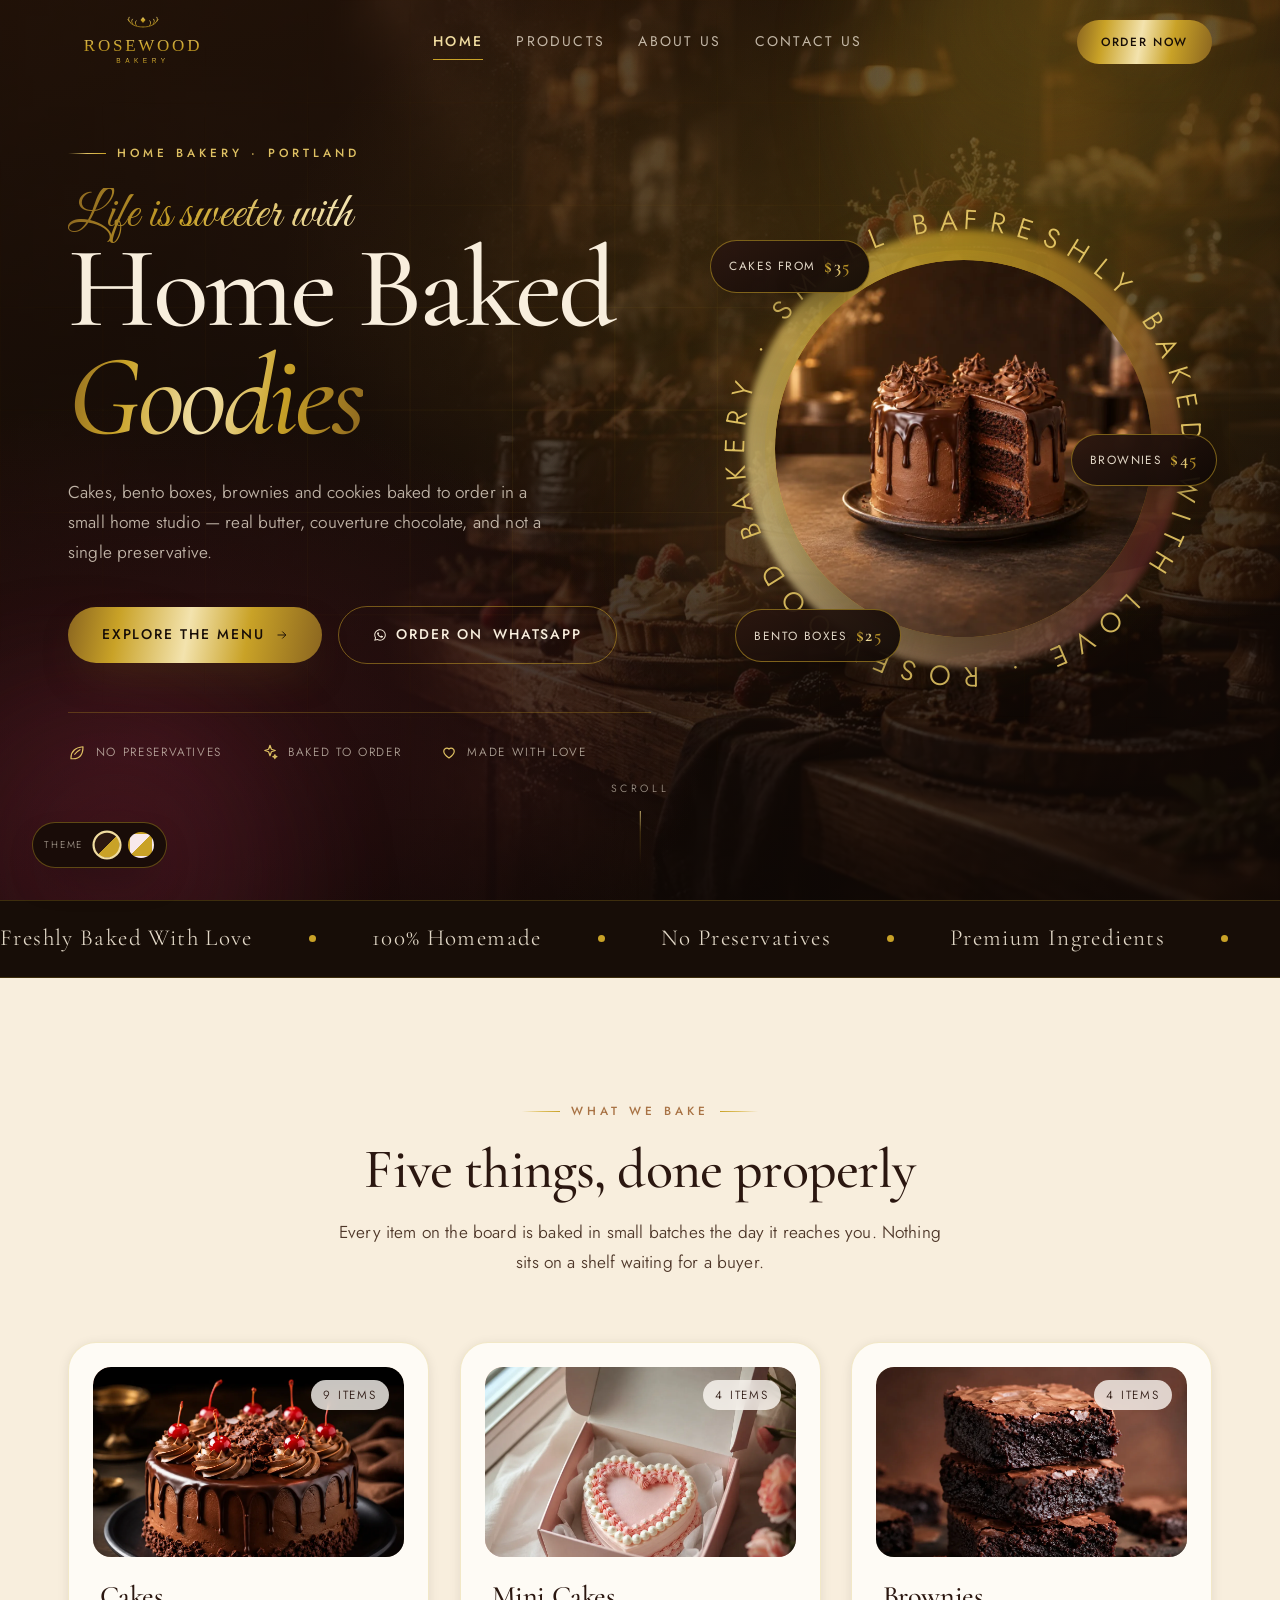
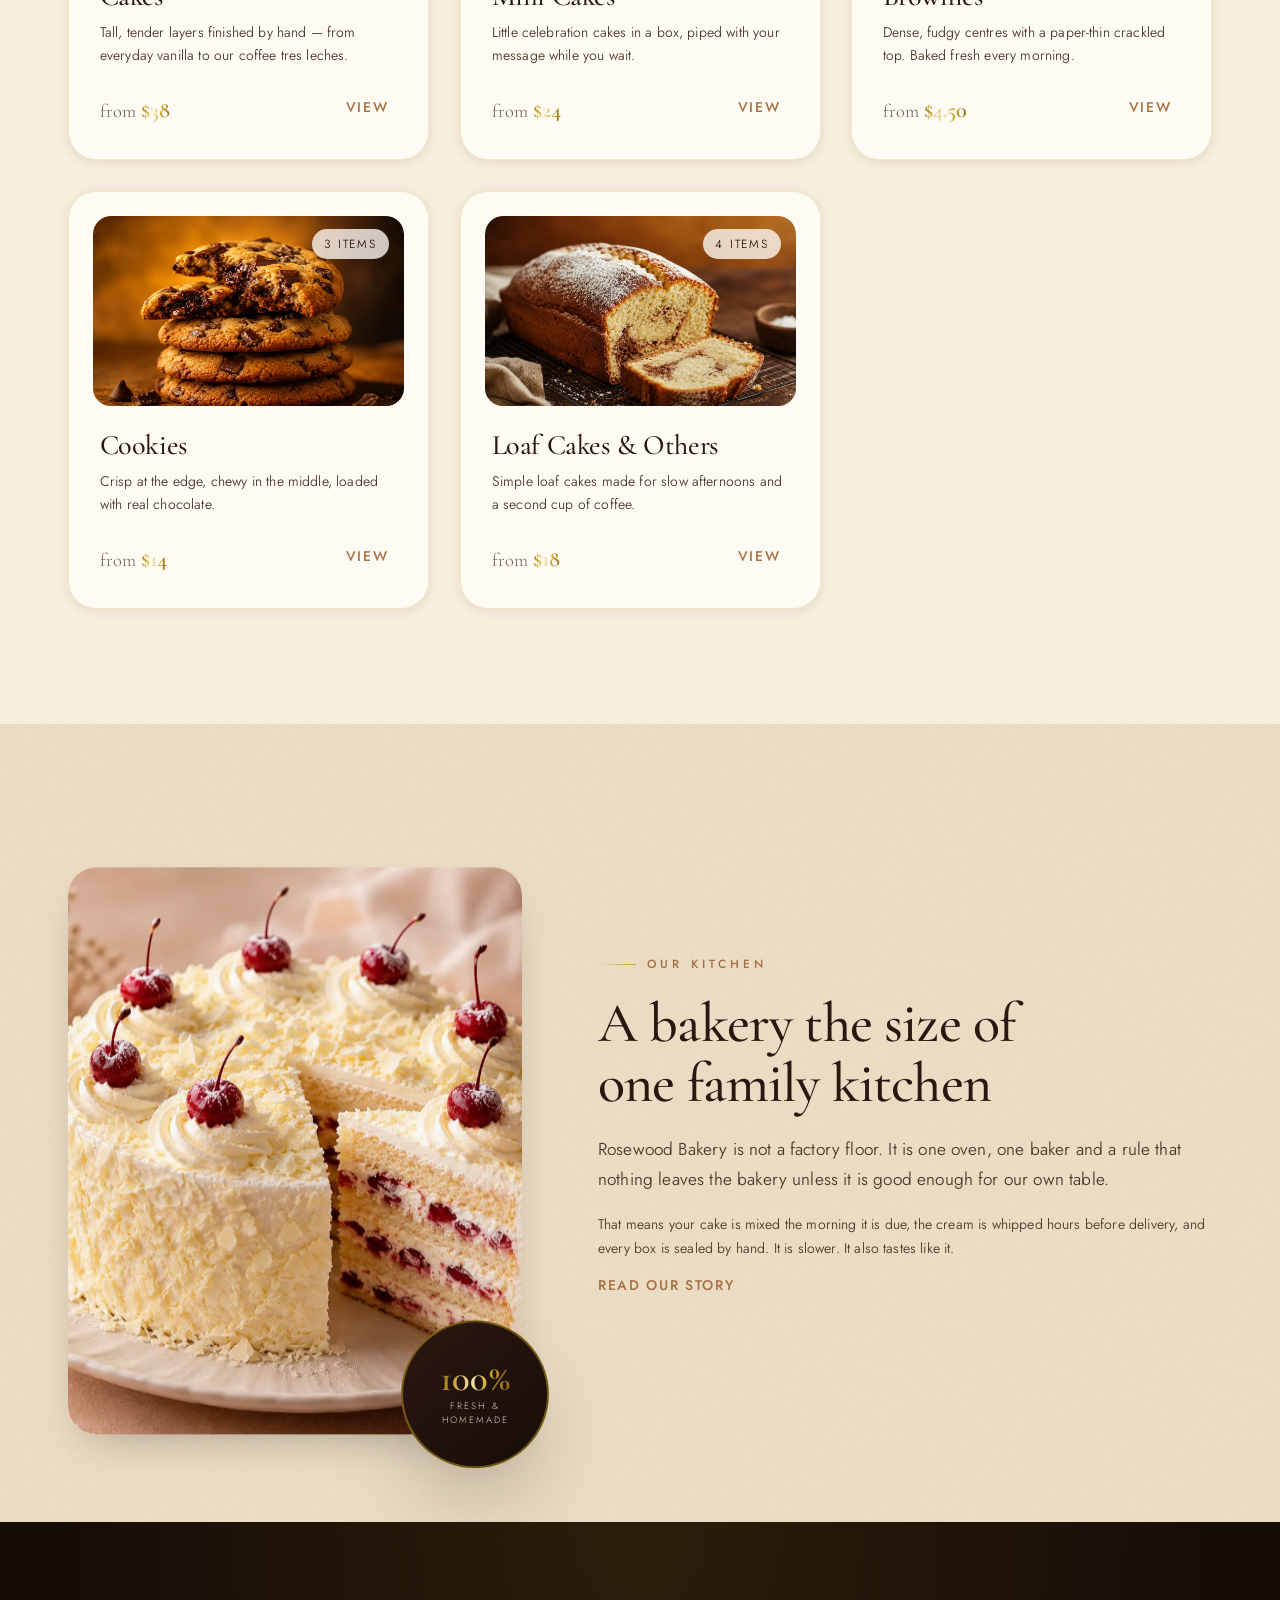
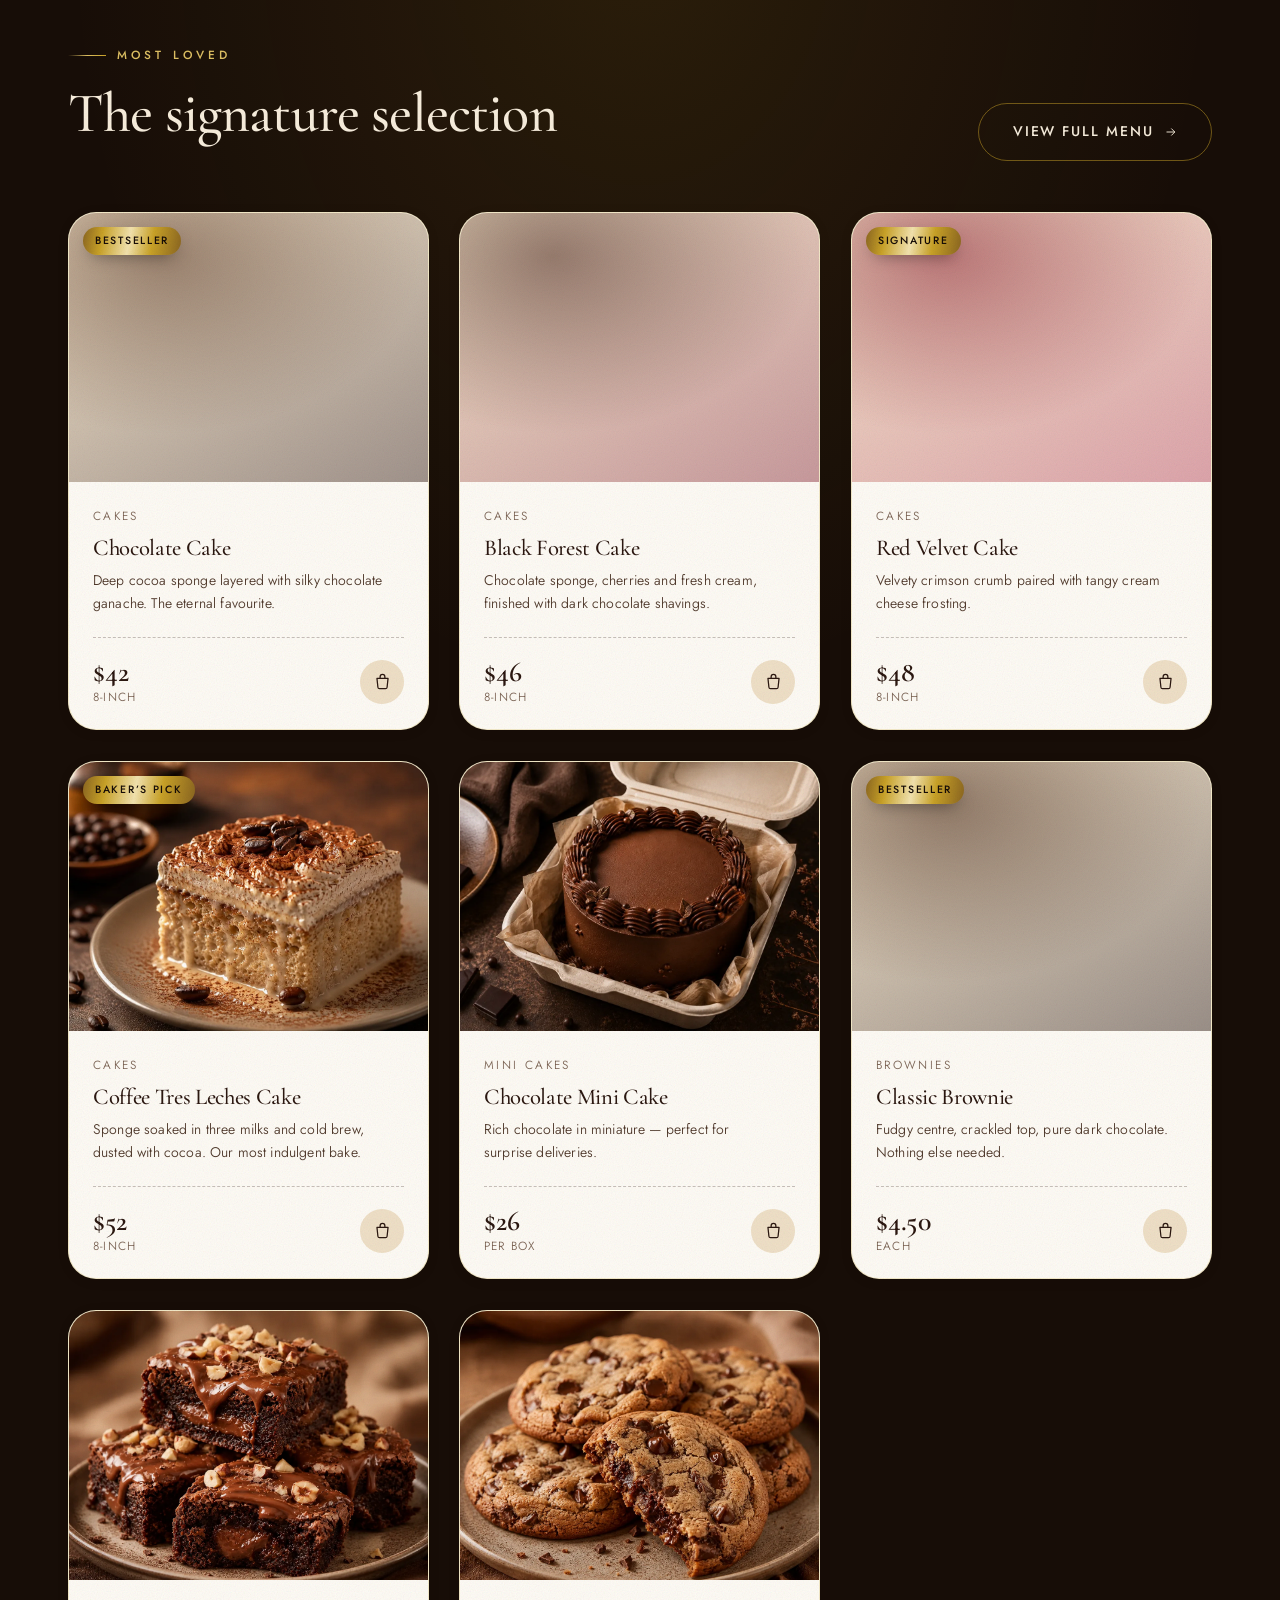
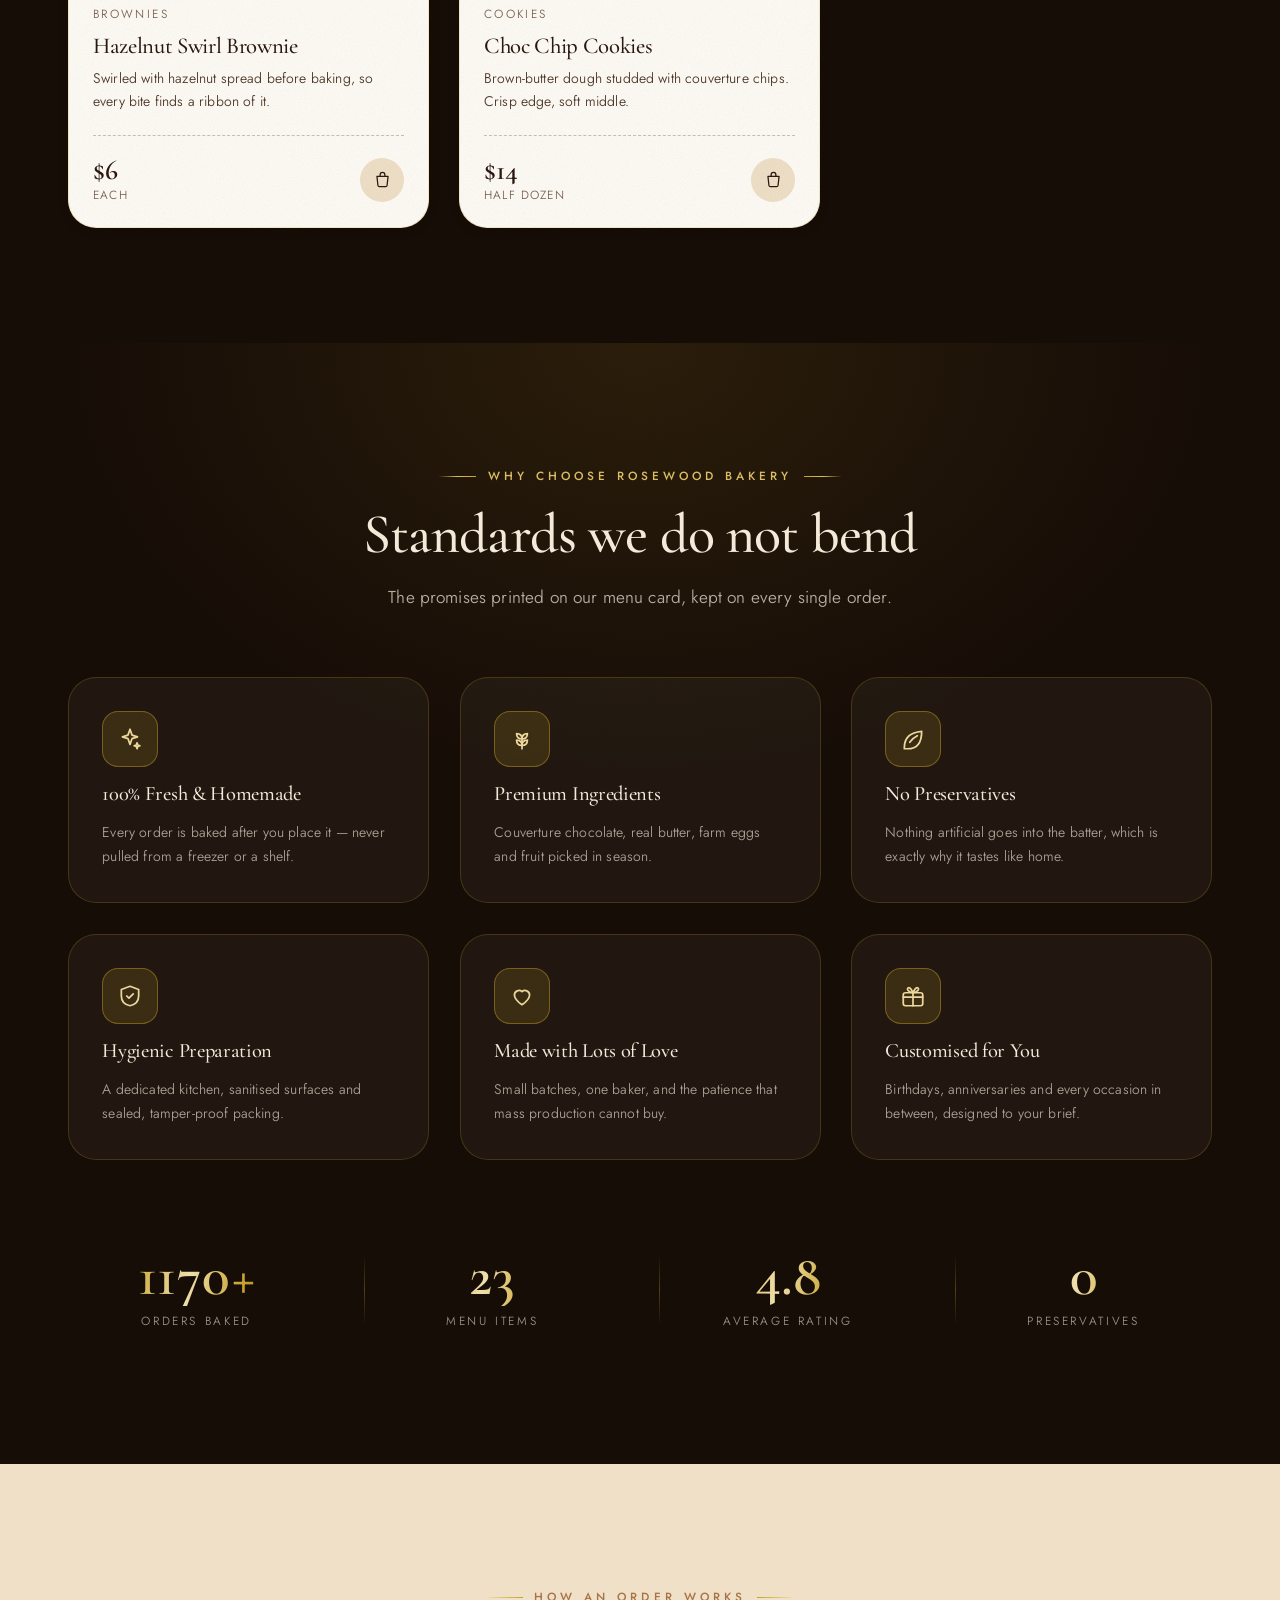
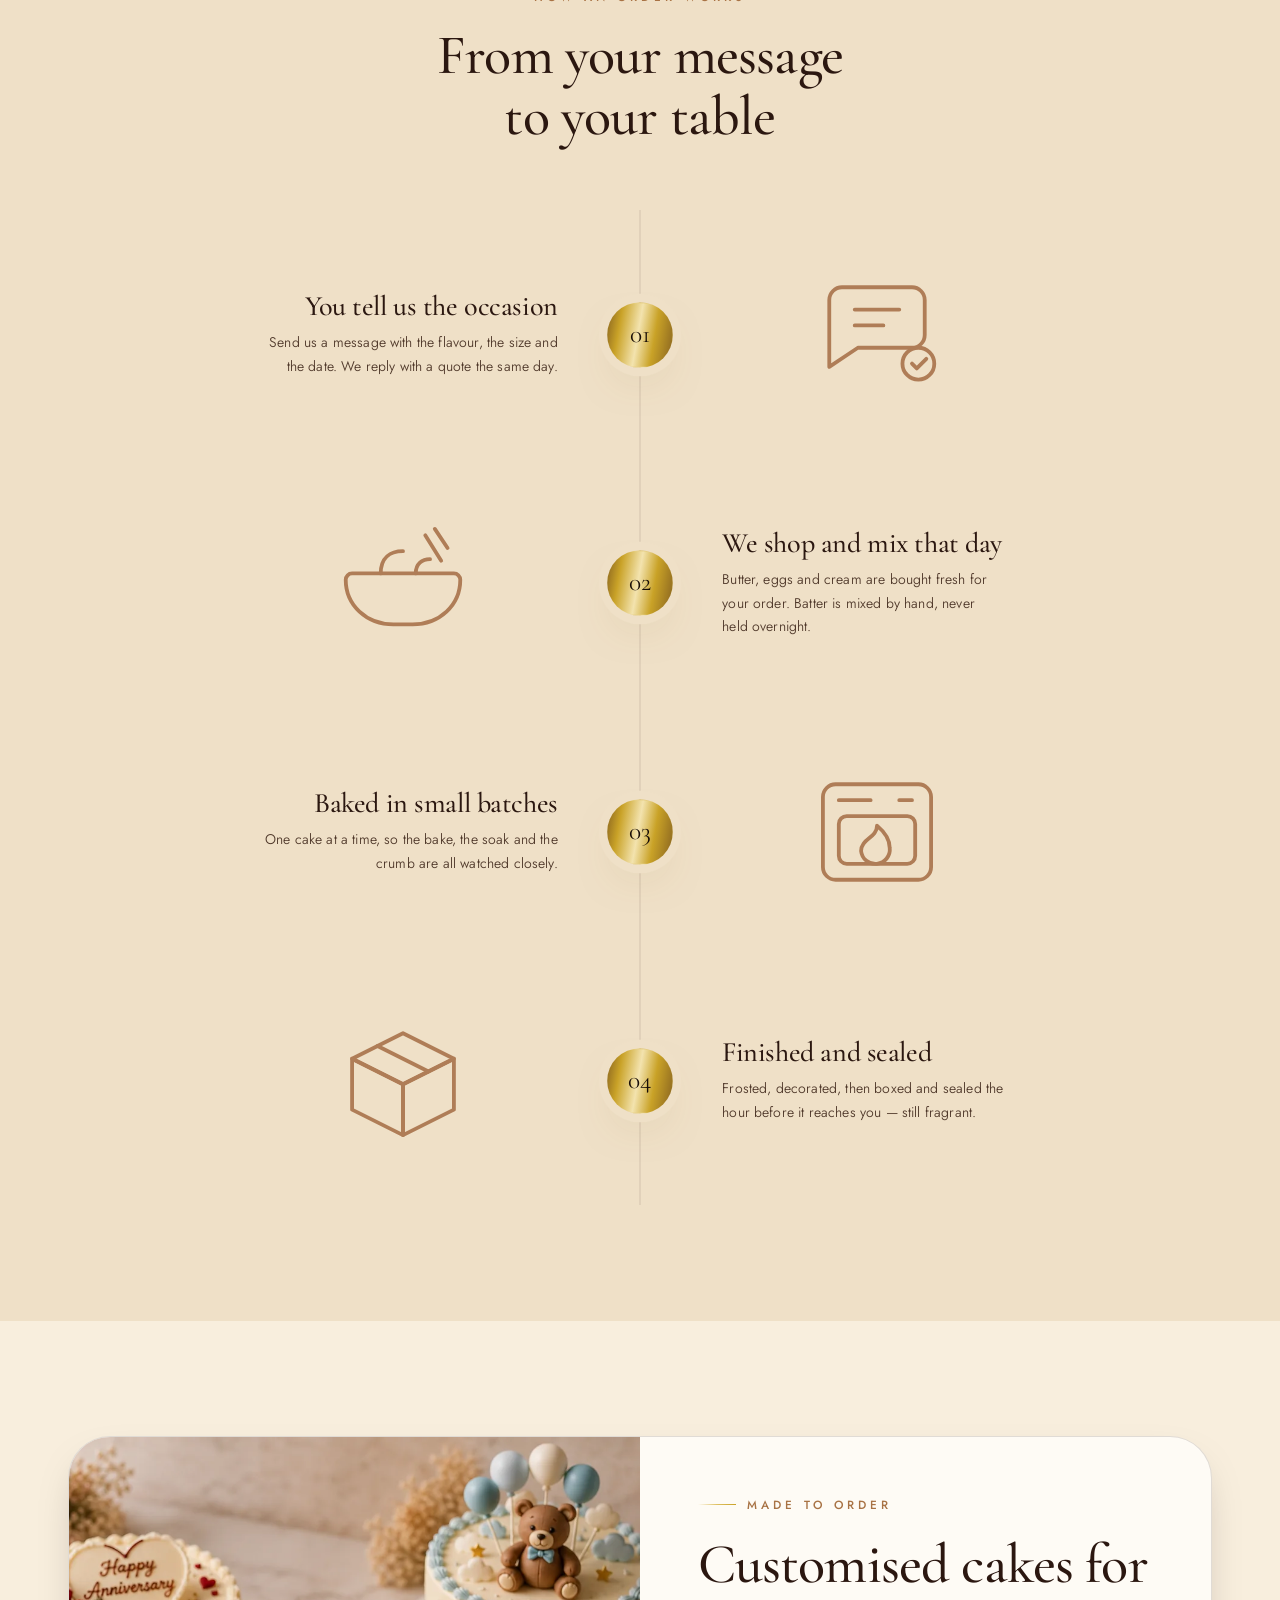
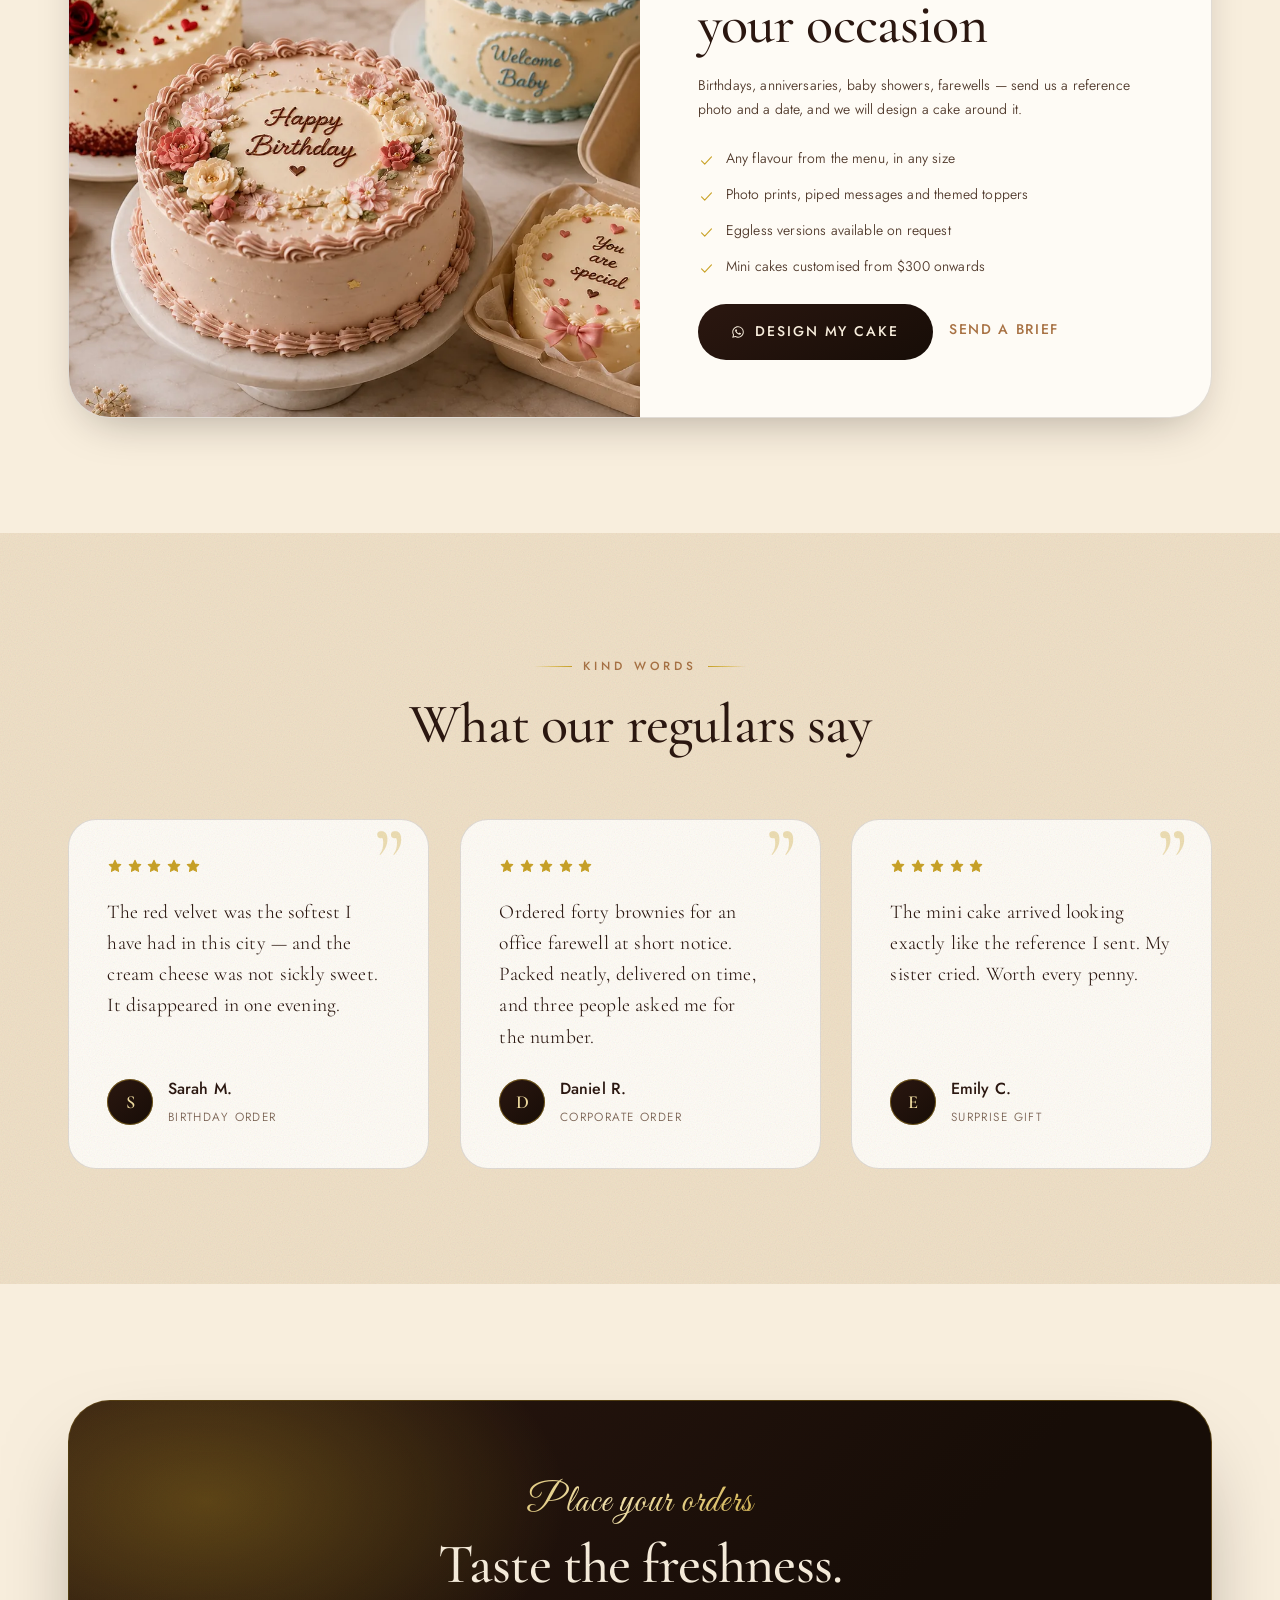
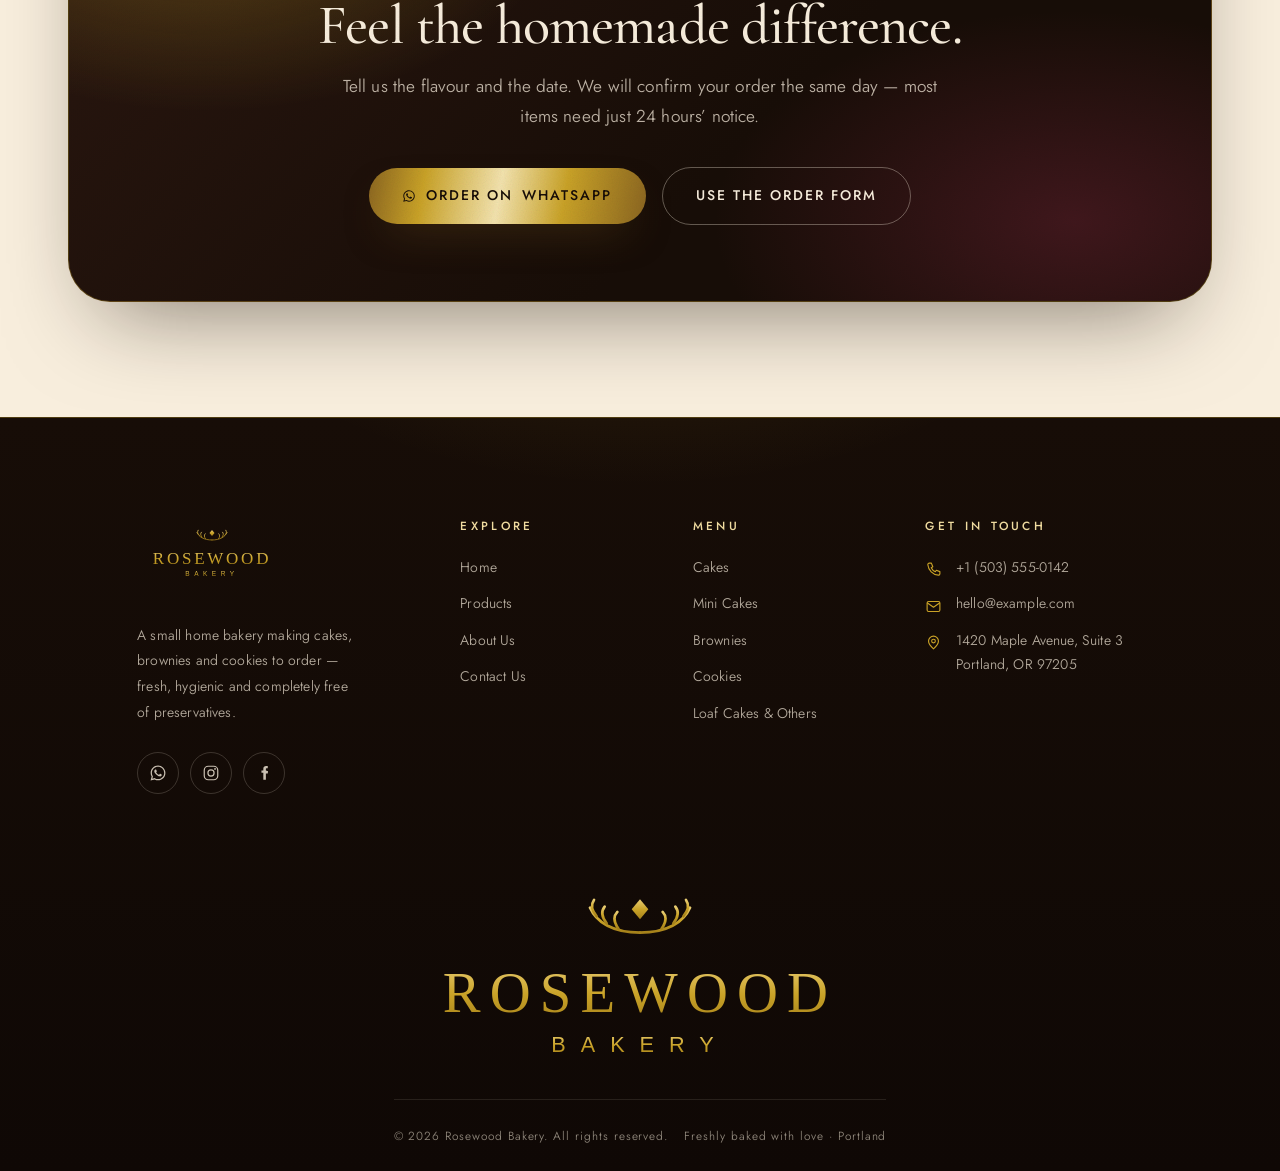
<file: index.html>
<!DOCTYPE html>
<html lang="en-US">

<head>
  <meta charset="UTF-8">
  <meta name="viewport" content="width=device-width, initial-scale=1">
  <!-- ======================================================================
       TEMPLATE TODO — change these before you go live
       ----------------------------------------------------------------------
       1. Replace every "https://www.example.com" below with your own domain.
       2. Rewrite <title> and the description to name YOUR bakery and YOUR town.
       3. In the block below, fill in your real address, hours and prices, and
          add your phone number as   "telephone": "+15035550142",
       4. Do the same in the other three pages, then in sitemap.xml + robots.txt.
       A step-by-step walkthrough is in  docs/index.html.
       ====================================================================== -->

  <title>Rosewood Bakery — Artisan Cakes, Brownies &amp; Cookies in Portland</title>
  <meta name="description" content="Small-batch bakery in Portland making cakes, mini cakes, brownies, cookies and loaf cakes to order. Cakes from $38. Baked fresh the day it reaches you, with no preservatives.">
  <link rel="canonical" href="https://www.example.com/">
  <meta name="theme-color" content="#170D07">
  <meta name="robots" content="index, follow">

  <!-- how this page looks when shared on Facebook, WhatsApp, iMessage, etc. -->
  <meta property="og:type" content="website">
  <meta property="og:site_name" content="Rosewood Bakery">
  <meta property="og:locale" content="en_US">
  <meta property="og:url" content="https://www.example.com/">
  <meta property="og:title" content="Rosewood Bakery — Artisan Cakes, Brownies &amp; Cookies in Portland">
  <meta property="og:description" content="Small-batch bakery in Portland making cakes, mini cakes, brownies, cookies and loaf cakes to order. Cakes from $38. Baked fresh the day it reaches you, with no preservatives.">
  <meta property="og:image" content="https://www.example.com/assets/images/og-cover.jpg">
  <meta property="og:image:width" content="1200">
  <meta property="og:image:height" content="630">
  <meta name="twitter:card" content="summary_large_image">
  <meta name="twitter:title" content="Rosewood Bakery — Artisan Cakes, Brownies &amp; Cookies in Portland">
  <meta name="twitter:description" content="Small-batch bakery in Portland making cakes, mini cakes, brownies, cookies and loaf cakes to order. Cakes from $38. Baked fresh the day it reaches you, with no preservatives.">
  <meta name="twitter:image" content="https://www.example.com/assets/images/og-cover.jpg">

  <!-- Tells Google you are a bakery, where you are and what you charge. -->
  <script type="application/ld+json">
  {
    "@context": "https://schema.org",
    "@type": "Bakery",
    "@id": "https://www.example.com/#bakery",
    "name": "Rosewood Bakery",
    "description": "Small-batch bakery in Portland making cakes, mini cakes, brownies, cookies and loaf cakes to order.",
    "slogan": "Freshly Baked With Love",
    "url": "https://www.example.com/",
    "logo": "https://www.example.com/assets/images/logo.svg",
    "image": "https://www.example.com/assets/images/og-cover.jpg",
    "email": "hello@example.com",
    "telephone": "+15035550142",
    "priceRange": "$4.50 - $52",
    "servesCuisine": ["Cakes", "Bakery", "Desserts"],
    "address": {
      "@type": "PostalAddress",
      "streetAddress": "1420 Maple Avenue, Suite 3",
      "addressLocality": "Portland",
      "postalCode": "97205",
      "addressRegion": "OR",
      "addressCountry": "US"
    },
    "areaServed": { "@type": "City", "name": "Portland" },
    "openingHoursSpecification": [
      { "@type": "OpeningHoursSpecification",
        "dayOfWeek": ["Monday","Tuesday","Wednesday","Thursday","Friday"],
        "opens": "09:00", "closes": "20:00" },
      { "@type": "OpeningHoursSpecification",
        "dayOfWeek": "Saturday", "opens": "09:00", "closes": "21:00" },
      { "@type": "OpeningHoursSpecification",
        "dayOfWeek": "Sunday", "opens": "10:00", "closes": "18:00" }
    ],
    "hasMenu": "https://www.example.com/products.html",
    "makesOffer": [
      { "@type": "Offer", "name": "Cakes",      "priceCurrency": "USD", "price": "38",   "description": "From $38 per 8-inch cake" },
      { "@type": "Offer", "name": "Mini Cakes", "priceCurrency": "USD", "price": "24",   "description": "From $24 per box" },
      { "@type": "Offer", "name": "Brownies",   "priceCurrency": "USD", "price": "4.50", "description": "From $4.50 each" },
      { "@type": "Offer", "name": "Cookies",    "priceCurrency": "USD", "price": "14",   "description": "From $14 per half dozen" }
    ]
  }
  </script>

  <link rel="icon" href="assets/images/favicon.svg" type="image/svg+xml">

  <link rel="preconnect" href="https://fonts.googleapis.com">
  <link rel="preconnect" href="https://fonts.gstatic.com" crossorigin>
  <link
    href="https://fonts.googleapis.com/css2?family=Cormorant+Garamond:ital,wght@0,400;0,500;0,600;1,400;1,500&family=Great+Vibes&family=Jost:wght@300;400;500&display=swap"
    rel="stylesheet">

  <link rel="stylesheet" href="assets/css/base.css?v=1">
  <link rel="stylesheet" href="assets/css/layout.css?v=1">
  <link rel="stylesheet" href="assets/css/components.css?v=1">
  <link rel="stylesheet" href="assets/css/animations.css?v=1">
  <link rel="stylesheet" href="assets/css/pages.css?v=1">
</head>

<body class="has-dark-hero page-home">
  <a class="skip-link" href="#main">Skip to content</a>
  <div class="scroll-progress" aria-hidden="true"></div>

  <!-- ======================================================================
     HEADER
     ====================================================================== -->
  <header class="site-header">
    <div class="container">
      <a class="brand" href="index.html" aria-label="Rosewood Bakery home">
        <img src="./assets/images/logo.svg" class="mainlogo" alt="">
      </a>

      <nav class="nav" aria-label="Primary">
        <a class="nav__link is-active" href="index.html">Home</a>
        <a class="nav__link" href="products.html">Products</a>
        <a class="nav__link" href="about.html">About Us</a>
        <a class="nav__link" href="contact.html">Contact Us</a>
      </nav>

      <div class="header__actions">
        <a class="btn btn--gold btn--sm" data-link="order"
          data-message="Hello Rosewood Bakery! I would like to place an order." href="#" target="_blank" rel="noopener">Order
          Now</a>
        <button class="nav-toggle" type="button" aria-label="Open menu" aria-expanded="false" aria-controls="navDrawer">
          <span class="nav-toggle__bars" aria-hidden="true"><span></span><span></span><span></span></span>
        </button>
      </div>
    </div>
  </header>

  <!-- Mobile drawer -->
  <div class="nav-drawer" id="navDrawer" aria-hidden="true">
    <div class="nav-drawer__inner">
      <nav class="nav-drawer__list" aria-label="Mobile">
        <a class="is-active" href="index.html">Home</a>
        <a href="products.html">Products</a>
        <a href="about.html">About Us</a>
        <a href="contact.html">Contact Us</a>
      </nav>
      <div class="nav-drawer__meta">
        <p class="script" style="font-size:1.7rem">Life is sweeter with home baked goodies</p>
        <a class="btn btn--gold" style="margin-top:1.4rem" data-link="order" href="#" target="_blank"
          rel="noopener">Order on <span data-config="orderLabel">WhatsApp</span></a>
      </div>
    </div>
  </div>

  <main id="main">

    <!-- ====================================================================
       HERO — scroll-driven
       ==================================================================== -->
    <section class="hero grain" id="hero">
      <div class="hero__backdrop" aria-hidden="true">
        <span class="hero__orb hero__orb--1"></span>
        <span class="hero__orb hero__orb--2"></span>
        <span class="hero__orb hero__orb--3"></span>
      </div>
      <div class="hero__grid" aria-hidden="true"></div>

      <div class="container">
        <div class="hero__inner">

          <div class="hero__copy">
            <span class="eyebrow hero__eyebrow" data-reveal="fade">Home Bakery &middot; Portland</span>

            <span class="hero__script" data-reveal="up" data-delay="80">Life is sweeter with</span>

            <h1 class="hero__title" data-split>
              Home Baked<br><em>Goodies</em>
            </h1>

            <p class="lead hero__lead" data-reveal="up" data-delay="420">
              Cakes, bento boxes, brownies and cookies baked to order in a small home
              studio — real butter, couverture chocolate, and not a single preservative.
            </p>

            <div class="cluster hero__actions" data-reveal="up" data-delay="520">
              <a class="btn btn--gold" href="products.html">
                Explore the Menu
                <span class="btn-icon" data-icon="arrow"></span>
              </a>
              <a class="btn btn--ghost" data-link="order" href="#" target="_blank" rel="noopener">
                <span class="btn-icon" data-icon="order"></span>
                Order on <span data-config="orderLabel">WhatsApp</span>
              </a>
            </div>

            <div class="hero__trust" data-reveal="up" data-delay="620">
              <span class="hero__trust-item"><span data-icon="leaf"></span><span>No preservatives</span></span>
              <span class="hero__trust-item"><span data-icon="sparkle"></span><span>Baked to order</span></span>
              <span class="hero__trust-item"><span data-icon="heart"></span><span>Made with love</span></span>
            </div>
          </div>

          <div class="hero__stage" data-reveal="scale" data-delay="240">
            <span class="hero__plate" aria-hidden="true"></span>
            <span class="hero__disc" aria-hidden="true"></span>

            <svg class="hero__ring" viewBox="0 0 100 100" aria-hidden="true">
              <defs>
                <path id="heroRingPath" d="M50 6 a44 44 0 1 1 -0.1 0" fill="none" />
              </defs>
              <text>
                <textPath href="#heroRingPath" startOffset="0">
                  Freshly baked with love &middot; Rosewood Bakery &middot; Small batch &middot; Home baked goodies &middot;
                </textPath>
              </text>
            </svg>

            <div class="hero__cake" id="heroCake" aria-hidden="true"></div>

            <span class="hero__chip hero__chip--1">Cakes from <b>$35</b></span>
            <span class="hero__chip hero__chip--2">Brownies <b>$45</b></span>
            <span class="hero__chip hero__chip--3">Bento boxes <b>$25</b></span>
          </div>

        </div>
      </div>

      <div class="hero__cue" aria-hidden="true">
        <span>Scroll</span>
        <span class="hero__cue-track"></span>
      </div>
    </section>

    <!-- ====================================================================
       MARQUEE
       ==================================================================== -->
    <div class="marquee" aria-hidden="true">
      <div class="marquee__track">
        <span class="marquee__item">Freshly Baked With Love</span>
        <span class="marquee__item">100% Homemade</span>
        <span class="marquee__item">No Preservatives</span>
        <span class="marquee__item">Premium Ingredients</span>
        <span class="marquee__item">Customised Cakes</span>
        <span class="marquee__item">Baked To Order</span>
      </div>
    </div>

    <!-- ====================================================================
       CATEGORIES
       ==================================================================== -->
    <section class="section" id="categories">
      <div class="container">
        <div class="section-head is-centered" data-reveal="up">
          <span class="eyebrow is-centered">What we bake</span>
          <h2>Five things, done properly</h2>
          <p class="lead">Every item on the board is baked in small batches the day it reaches you.
            Nothing sits on a shelf waiting for a buyer.</p>
        </div>

        <div class="grid grid--3" id="categoryGrid"><!-- rendered from data.js --></div>
      </div>
    </section>

    <!-- ====================================================================
       STORY TEASER
       ==================================================================== -->
    <section class="section section--cream grain">
      <div class="container">
        <div class="split split--wide-right">
          <div class="split__media" data-parallax="0.06">
            <div class="frame frame--tall frame--art reveal-media">
              <div id="storyTeaserArt" aria-hidden="true"></div>
            </div>
            <span class="media-badge media-badge--br" data-reveal="scale">
              <b>100%</b><span>Fresh &amp; homemade</span>
            </span>
          </div>

          <div class="split__copy">
            <span class="eyebrow" data-reveal="up">Our kitchen</span>
            <h2 data-reveal="up" data-delay="60">A bakery the size of<br>one family kitchen</h2>
            <p class="lead" data-reveal="up" data-delay="140">
              Rosewood Bakery is not a factory floor. It is one oven, one baker and a rule that
              nothing leaves the bakery unless it is good enough for our own table.
            </p>
            <p data-reveal="up" data-delay="200" style="color:var(--ink-soft);font-size:var(--fs-small)">
              That means your cake is mixed the morning it is due, the cream is whipped
              hours before delivery, and every box is sealed by hand. It is slower. It also
              tastes like it.
            </p>
            <a class="link-arrow" href="about.html" data-reveal="up" data-delay="260">
              Read our story <span data-icon="arrow"></span>
            </a>
          </div>
        </div>
      </div>
    </section>

    <!-- ====================================================================
       SIGNATURE SELECTION
       ==================================================================== -->
    <section class="section section--dark grain">
      <div class="container">
        <div class="signature-head">
          <div class="section-head" data-reveal="up">
            <span class="eyebrow">Most loved</span>
            <h2>The signature selection</h2>
          </div>
          <a class="btn btn--ghost" href="products.html" data-reveal="up" data-delay="120">
            View full menu <span class="btn-icon" data-icon="arrow"></span>
          </a>
        </div>

        <div class="product-grid" id="featuredGrid"><!-- rendered from data.js --></div>
      </div>
    </section>

    <!-- ====================================================================
       VALUES + STATS (dark)
       ==================================================================== -->
    <section class="section section--dark grain">
      <div class="container">
        <div class="section-head is-centered" data-reveal="up">
          <span class="eyebrow is-centered">Why choose Rosewood Bakery</span>
          <h2>Standards we do not bend</h2>
          <p class="lead">The promises printed on our menu card, kept on every single order.</p>
        </div>

        <div class="grid grid--3" id="valuesGrid"><!-- rendered from data.js --></div>

        <!-- TEMPLATE TODO: these four numbers are DEMO CONTENT. Put your own
             real figures here, or delete the whole .stats block. -->
        <div class="stats" style="margin-top:clamp(3rem,6vw,4.5rem)" data-reveal="up">
          <div class="stat">
            <span class="stat__num"><span data-count="1200">0</span>+</span>
            <span class="stat__label">Orders baked</span>
          </div>
          <div class="stat">
            <span class="stat__num"><span data-count="24">0</span></span>
            <span class="stat__label">Menu items</span>
          </div>
          <div class="stat">
            <span class="stat__num"><span data-count="4.9">0</span></span>
            <span class="stat__label">Average rating</span>
          </div>
          <div class="stat">
            <span class="stat__num"><span data-count="0">0</span></span>
            <span class="stat__label">Preservatives</span>
          </div>
        </div>
      </div>
    </section>

    <!-- ====================================================================
       PROCESS — scroll story
       ==================================================================== -->
    <section class="section section--cream">
      <div class="container container--narrow">
        <div class="section-head is-centered" data-reveal="up">
          <span class="eyebrow is-centered">How an order works</span>
          <h2>From your message to your table</h2>
        </div>

        <div class="story-track" id="storyTrack">
          <div class="story-line" aria-hidden="true"><span class="story-line__fill"></span></div>
          <div id="storySteps"><!-- rendered from data.js --></div>
        </div>
      </div>
    </section>

    <!-- ====================================================================
       CUSTOM ORDERS
       ==================================================================== -->
    <section class="section">
      <div class="container">
        <div class="custom-panel" data-reveal="rise">
          <div class="custom-panel__art">
            <div id="customArt" aria-hidden="true"></div>
          </div>
          <div class="custom-panel__copy">
            <span class="eyebrow">Made to order</span>
            <h2>Customised cakes for<br>your occasion</h2>
            <p style="color:var(--ink-soft);font-size:var(--fs-small)">
              Birthdays, anniversaries, baby showers, farewells — send us a reference photo
              and a date, and we will design a cake around it.
            </p>
            <ul class="custom-panel__list">
              <li><span data-icon="check"></span><span>Any flavour from the menu, in any size</span></li>
              <li><span data-icon="check"></span><span>Photo prints, piped messages and themed toppers</span></li>
              <li><span data-icon="check"></span><span>Eggless versions available on request</span></li>
              <li><span data-icon="check"></span><span>Mini cakes customised from $300 onwards</span></li>
            </ul>
            <div class="cluster">
              <a class="btn" data-link="order"
                data-message="Hello Rosewood Bakery! I would like a customised cake. Here are the details:" href="#"
                target="_blank" rel="noopener">
                <span class="btn-icon" data-icon="order"></span> Design my cake
              </a>
              <a class="link-arrow" href="contact.html">Send a brief <span data-icon="arrow"></span></a>
            </div>
          </div>
        </div>
      </div>
    </section>

    <!-- ====================================================================
       TESTIMONIALS
       ==================================================================== -->
    <section class="section section--cream grain">
      <div class="container">
        <div class="section-head is-centered" data-reveal="up">
          <span class="eyebrow is-centered">Kind words</span>
          <h2>What our regulars say</h2>
        </div>
        <div class="grid grid--3" id="reviewGrid"><!-- rendered from data.js --></div>
      </div>
    </section>

    <!-- ====================================================================
       CTA
       ==================================================================== -->
    <section class="section">
      <div class="container">
        <div class="cta-band grain" data-reveal="rise">
          <p class="script">Place your orders</p>
          <h2>Taste the freshness.<br>Feel the homemade difference.</h2>
          <p class="lead">Tell us the flavour and the date. We will confirm your order the same day —
            most items need just 24 hours&rsquo; notice.</p>
          <div class="cluster" style="justify-content:center">
            <a class="btn btn--gold" data-link="order" href="#" target="_blank" rel="noopener">
              <span class="btn-icon" data-icon="order"></span> Order on <span data-config="orderLabel">WhatsApp</span>
            </a>
            <a class="btn btn--outline-light" href="contact.html">Use the order form</a>
          </div>
        </div>
      </div>
    </section>

  </main>

  <!-- ======================================================================
     FOOTER
     ====================================================================== -->
  <footer class="site-footer">
    <div class="container footer-all">
      <div class="footer__grid">

        <div class="footer__brand">
          <a class="brand" href="index.html">
            <img src="./assets/images/logo.svg" class="mainlogo" alt="">
          </a>
          <p class="footer__about">
            A small home bakery making cakes, brownies and cookies to order —
            fresh, hygienic and completely free of preservatives.
          </p>
          <div class="footer__socials">
            <a data-link="order" href="#" target="_blank" rel="noopener" aria-label="Message us"><span
                data-icon="order"></span></a>
            <a data-link="instagram" href="#" target="_blank" rel="noopener" aria-label="Instagram"><span
                data-icon="instagram"></span></a>
            <a data-link="facebook" href="#" target="_blank" rel="noopener" aria-label="Facebook"><span
                data-icon="facebook"></span></a>
          </div>
        </div>

        <div>
          <h4 class="footer__title">Explore</h4>
          <ul class="footer__list">
            <li><a href="index.html">Home</a></li>
            <li><a href="products.html">Products</a></li>
            <li><a href="about.html">About Us</a></li>
            <li><a href="contact.html">Contact Us</a></li>
          </ul>
        </div>

        <div>
          <h4 class="footer__title">Menu</h4>
          <ul class="footer__list">
            <li><a href="products.html#cakes">Cakes</a></li>
            <li><a href="products.html#bento">Mini Cakes</a></li>
            <li><a href="products.html#brownies">Brownies</a></li>
            <li><a href="products.html#cookies">Cookies</a></li>
            <li><a href="products.html#teacakes">Loaf Cakes &amp; Others</a></li>
          </ul>
        </div>

        <div>
          <h4 class="footer__title">Get in touch</h4>
          <ul class="footer__list">
            <li class="footer__contact-item">
              <span data-icon="phone"></span>
              <a data-link="tel" href="#"><span data-config="phoneDisplay">+91 98765 43210</span></a>
            </li>
            <li class="footer__contact-item">
              <span data-icon="mail"></span>
              <a data-link="mail" href="#"><span data-config="email">hello@example.com</span></a>
            </li>
            <li class="footer__contact-item">
              <span data-icon="pin"></span>
              <span>
                <span data-config="addressLine1">Home Bakery Studio</span><br>
                <span data-config="addressLine2">Portland, Oregon</span>
              </span>
            </li>
          </ul>
        </div>

      </div>

      <img class="footer__watermark" src="./assets/images/logo.svg" aria-hidden="true"></img>

      <div class="footer__bar">
        <span>&copy; <span data-year>2026</span> Rosewood Bakery. All rights reserved.</span>
        <span>Freshly baked with love &middot; Portland</span>
      </div>
    </div>
  </footer>

  <a class="floating-order" data-link="order" href="#" target="_blank" rel="noopener">
    <span class="floating-order__icon" data-icon="order"></span>
    <span>Order now</span>
  </a>

  <script src="assets/js/data.js?v=1"></script>
  <script src="assets/js/visuals.js?v=1"></script>
  <script src="assets/js/scroll.js?v=1"></script>
  <script src="assets/js/app.js?v=1"></script>
  <!-- Colour-theme switcher (a deciding tool) — delete this line to remove it -->
  <script src="assets/js/theme.js?v=1"></script>
  <script>
    // Home-page-only artwork
    document.addEventListener('DOMContentLoaded', function () {
      // Name a file for 'kitchen' in BK_IMAGES (data.js) to change this
      // picture, or drop in kitchen.webp. Falls back to the Cakes photo.
      var teaser = document.getElementById('storyTeaserArt');
      if (teaser && window.BK_ART) {
        teaser.innerHTML = window.BK_ART.photo('kitchen', 'Inside the Rosewood Bakery kitchen', 'cakes');
        var frame = teaser.closest('.frame');
        if (frame) frame.classList.add('frame--photo');
      }
    });
  </script>
</body>

</html>
</file>
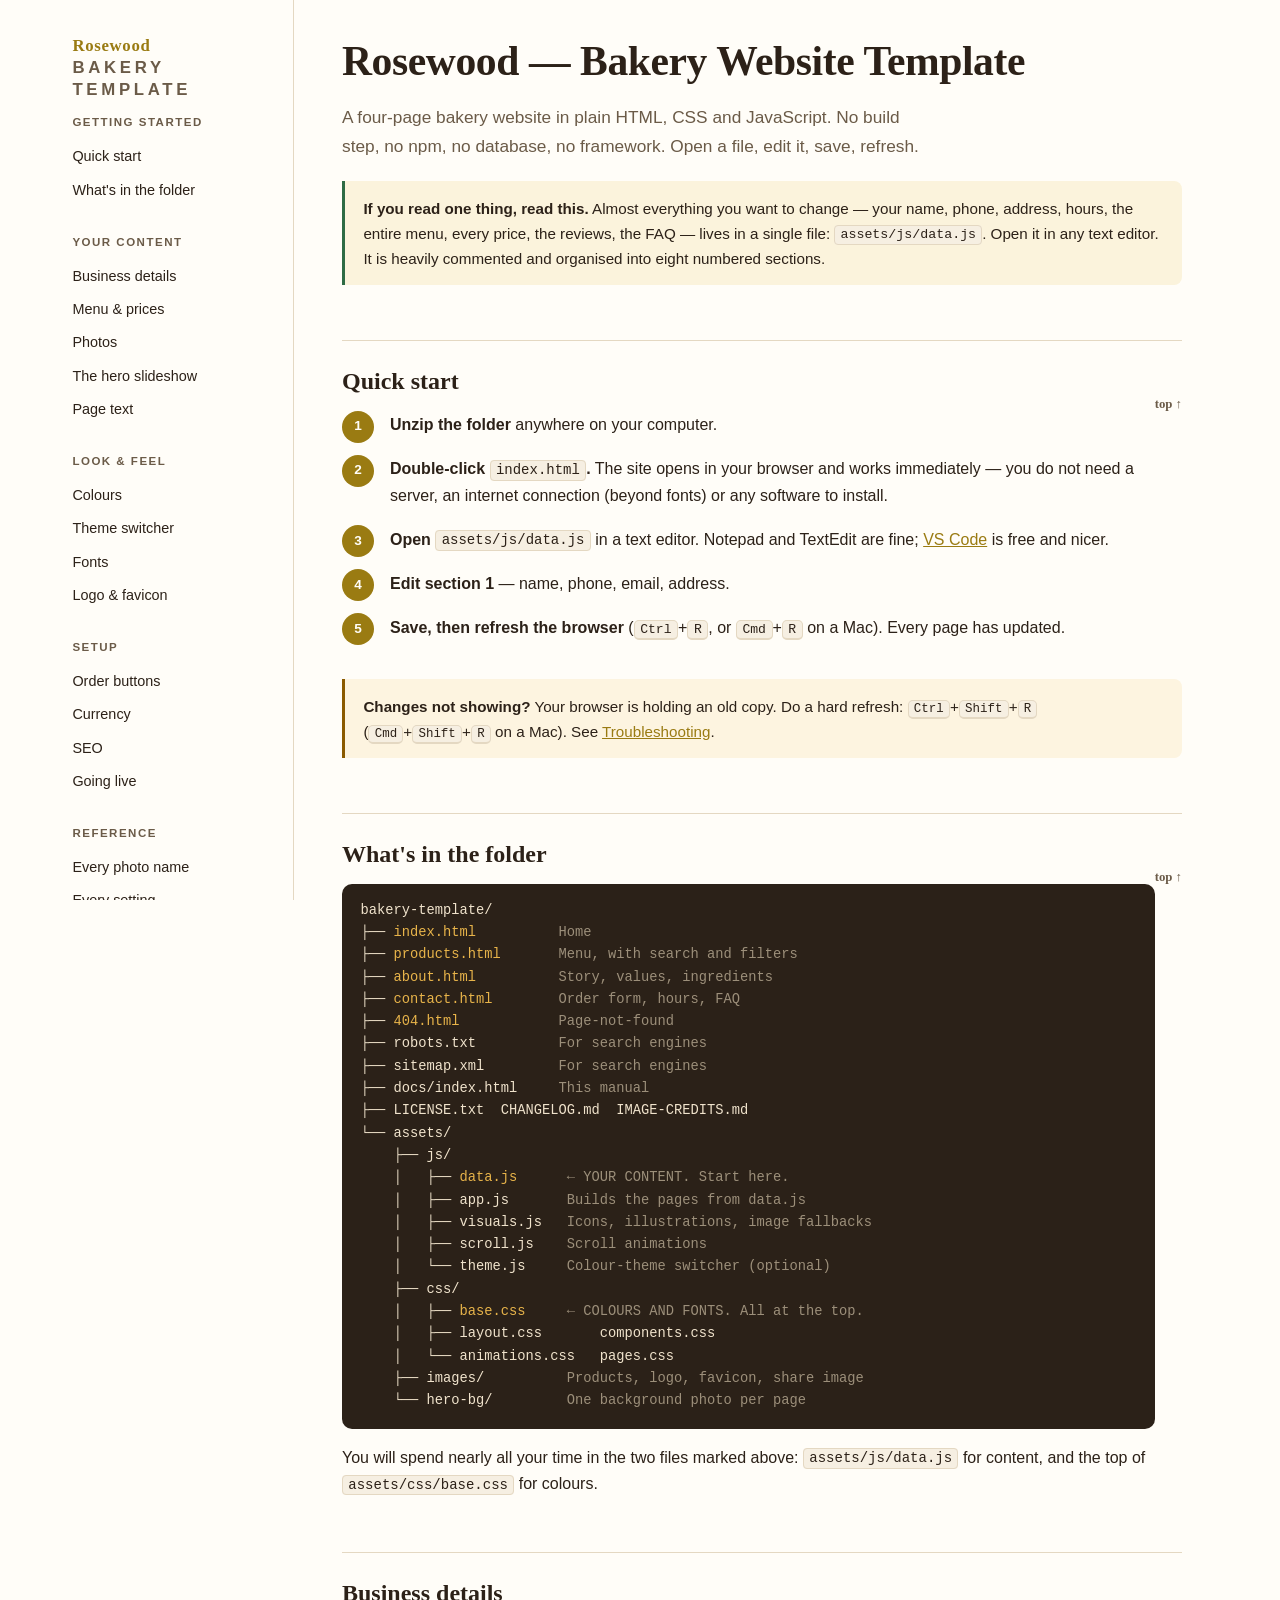
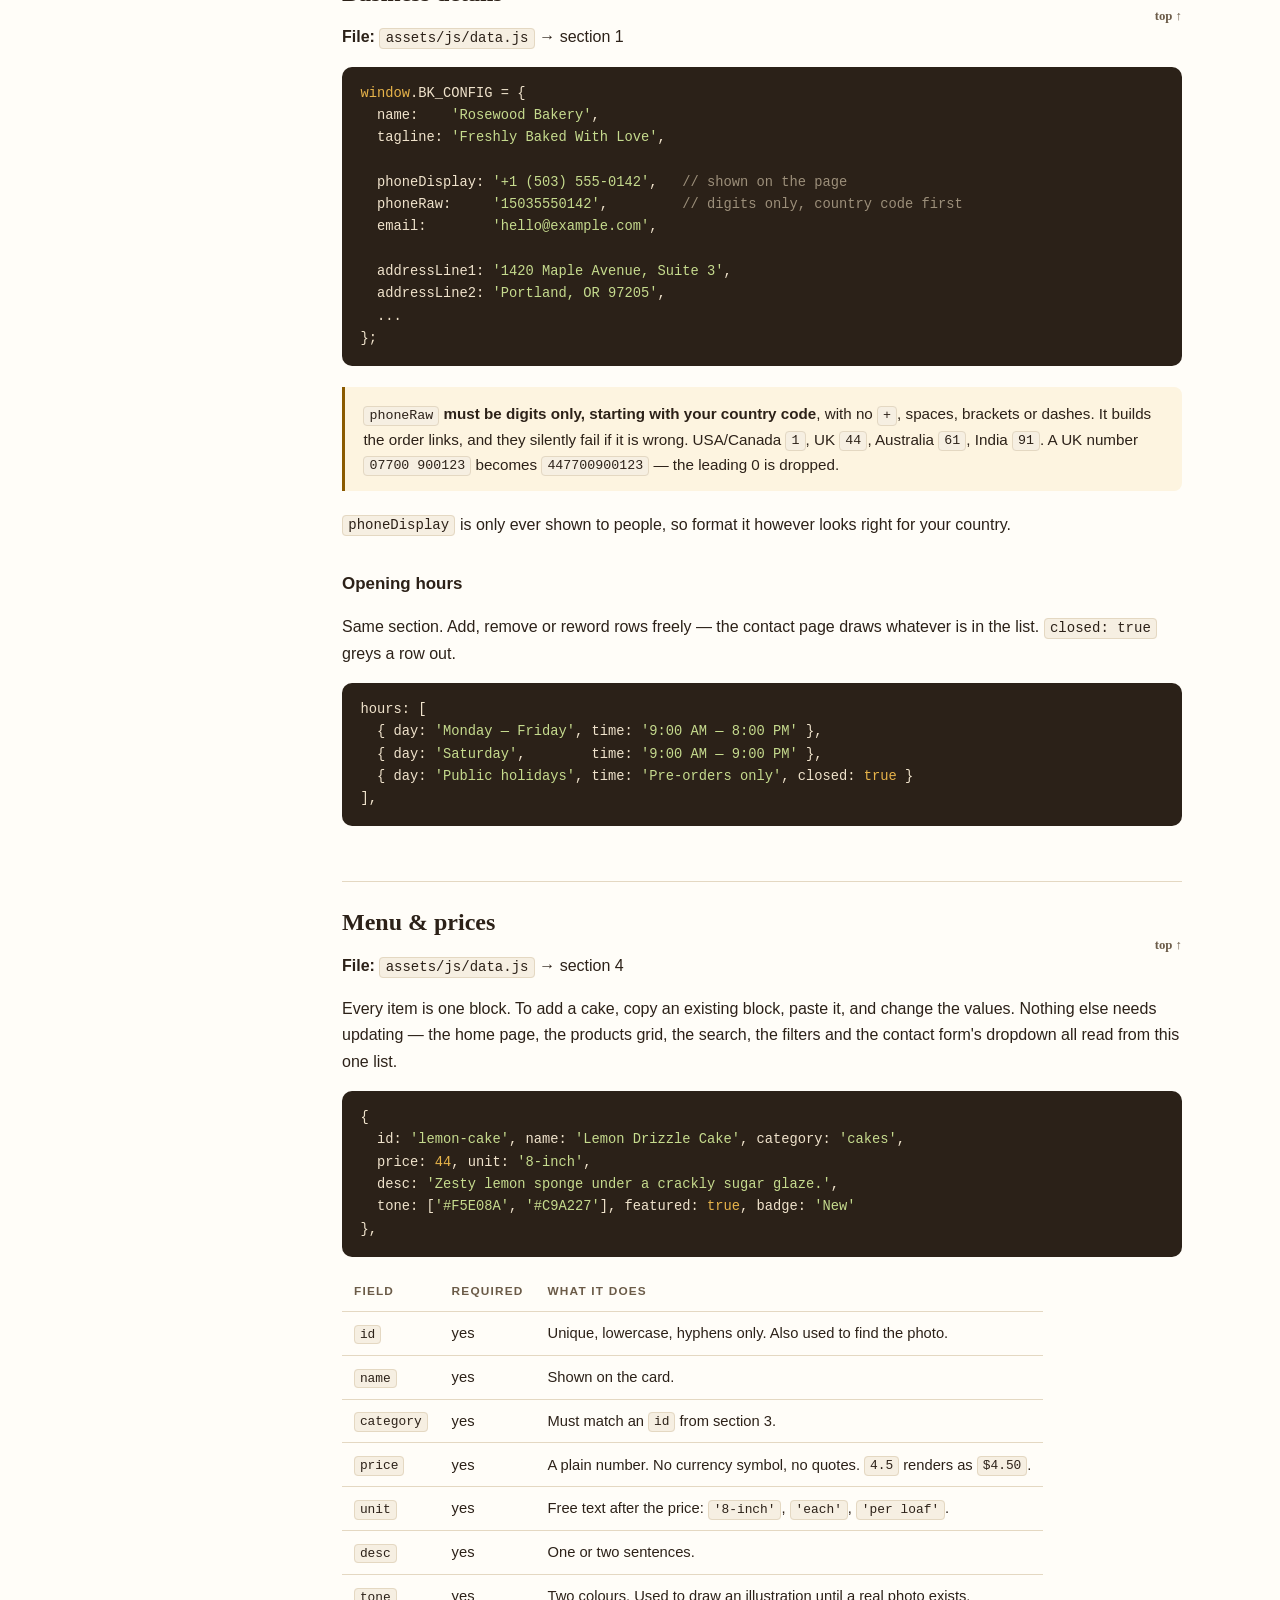
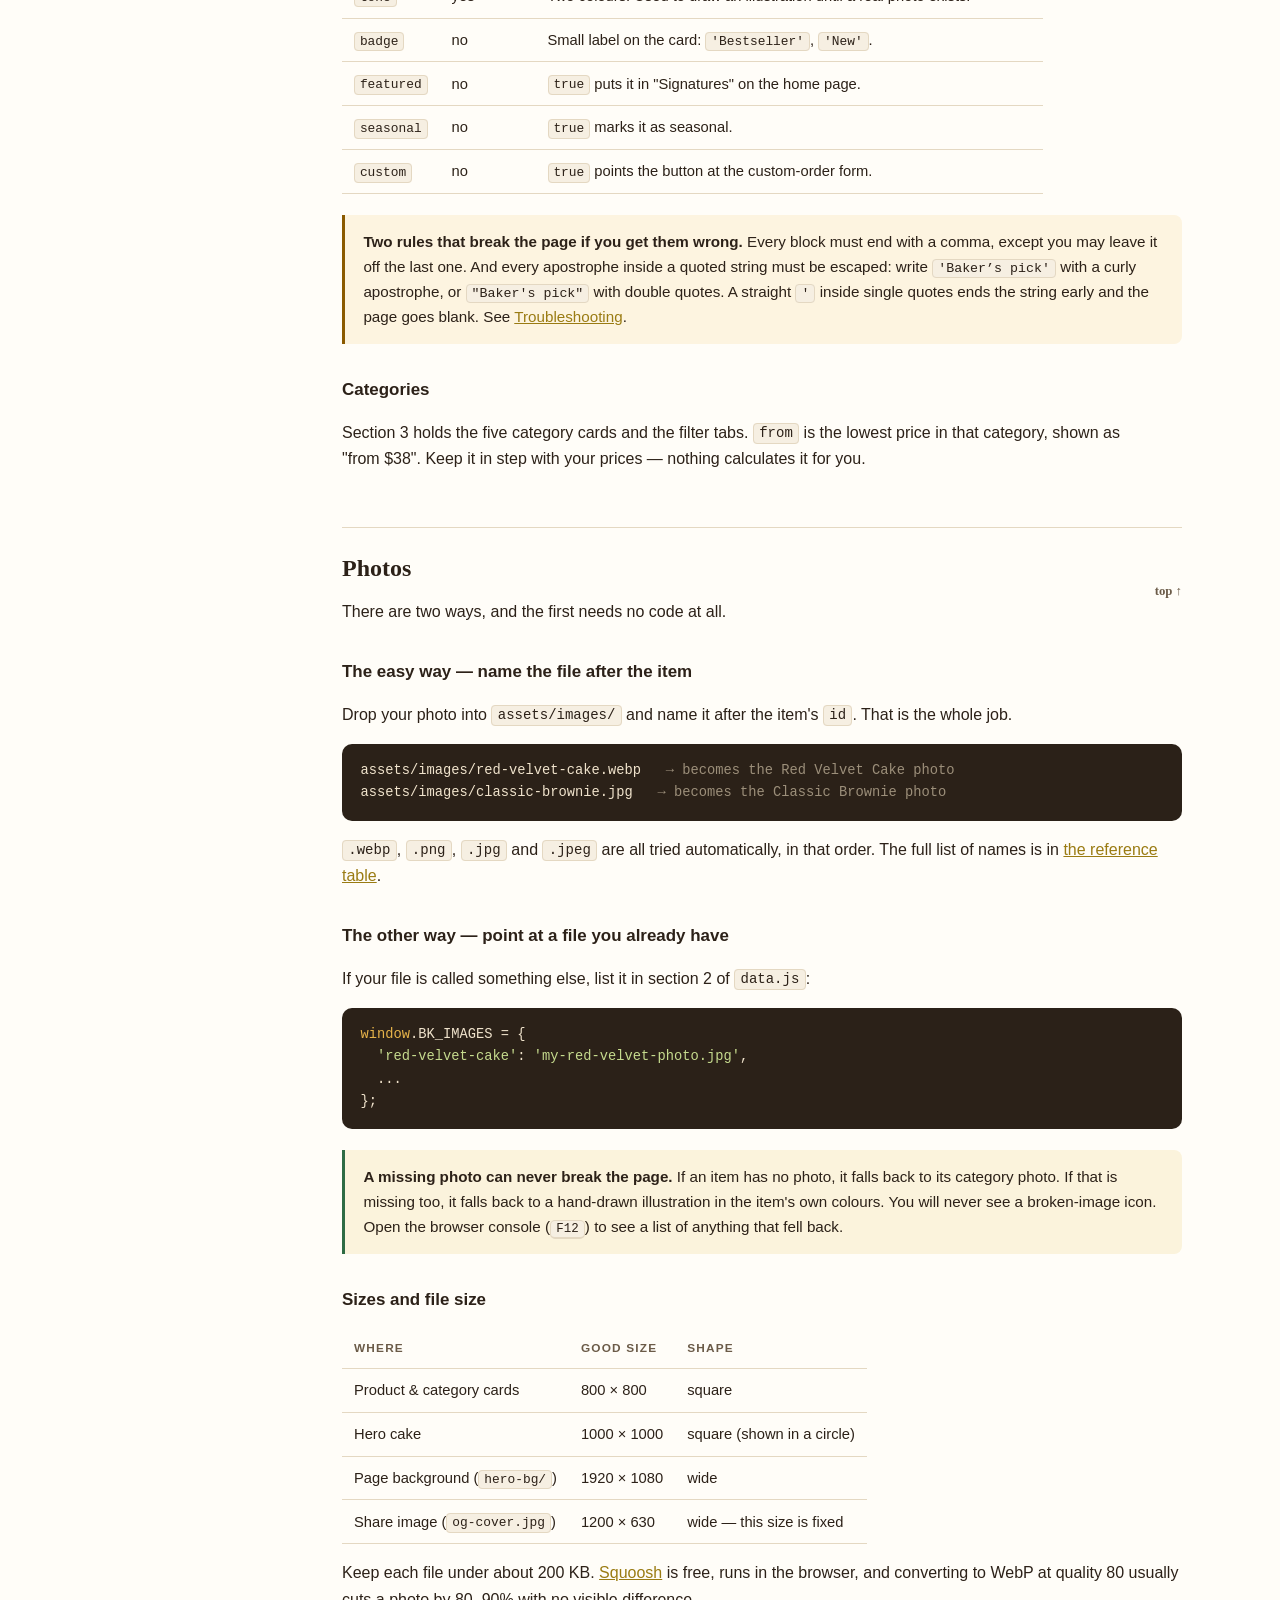
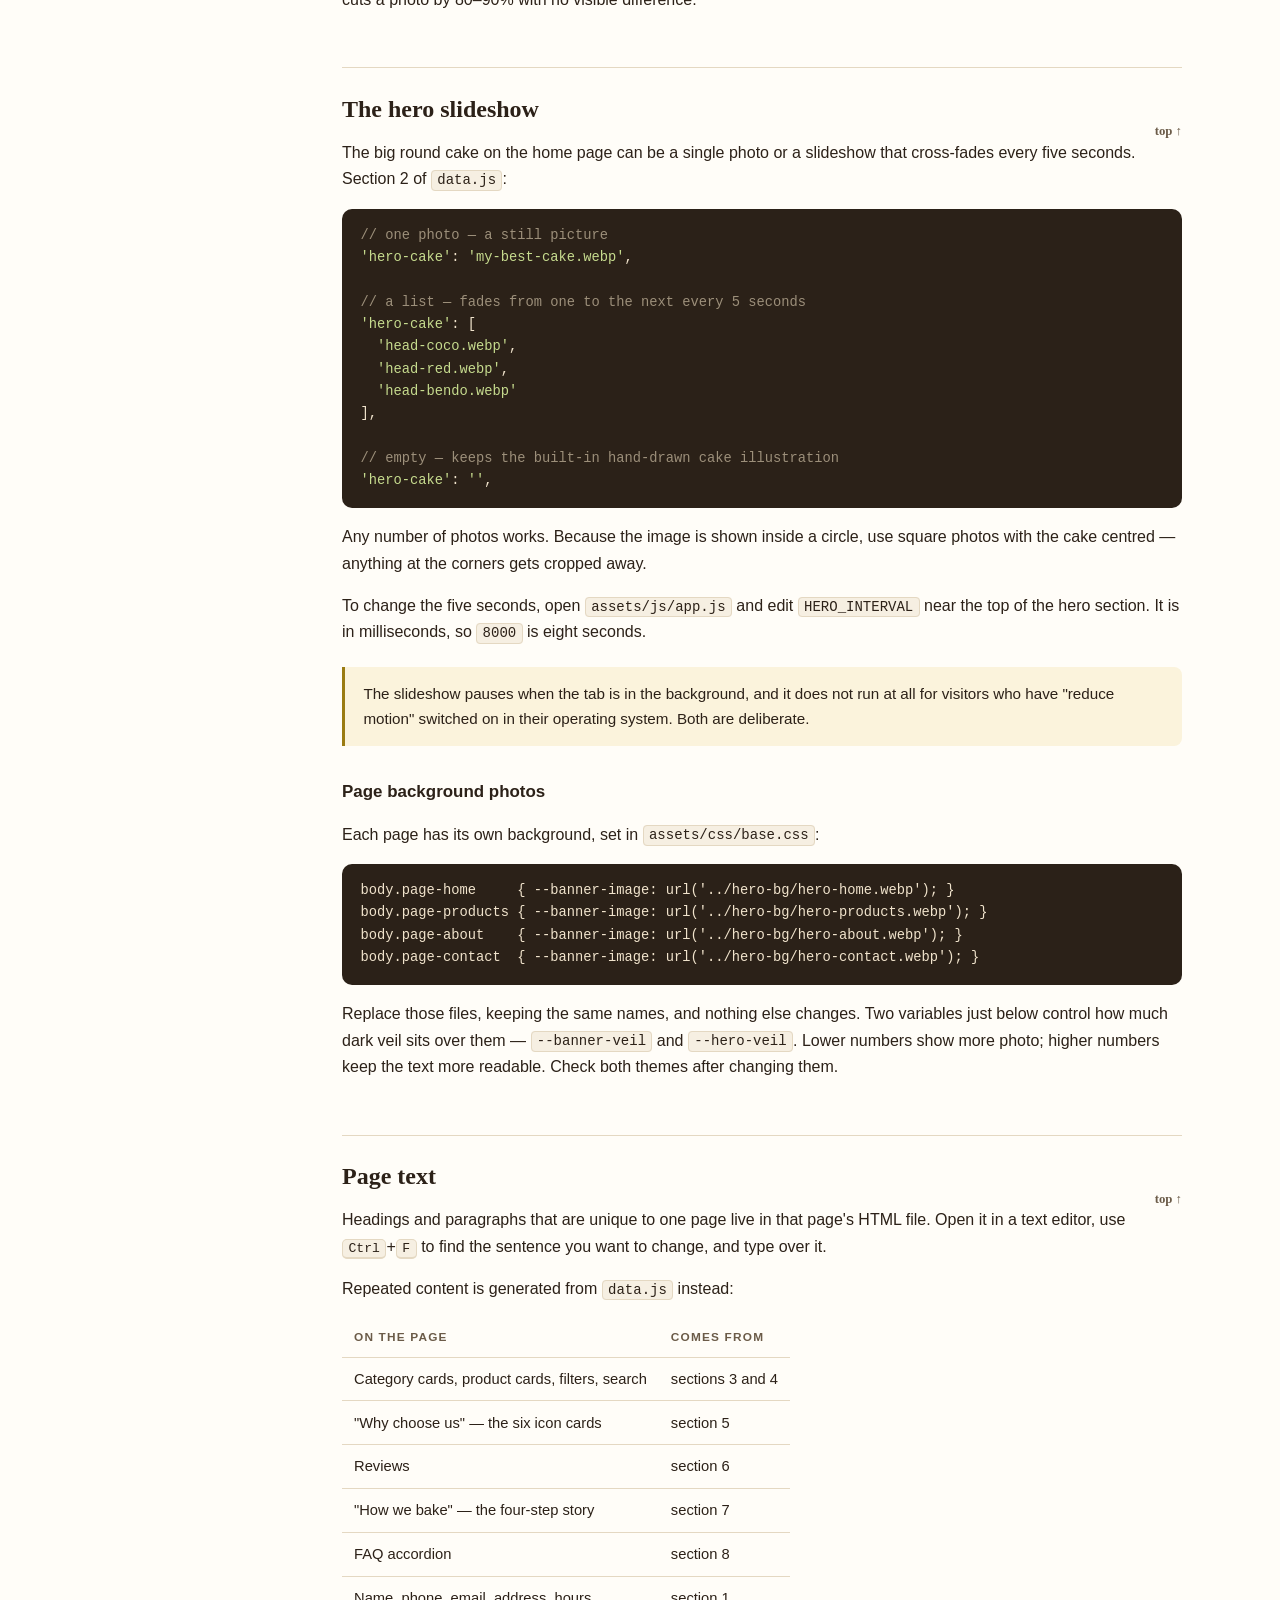
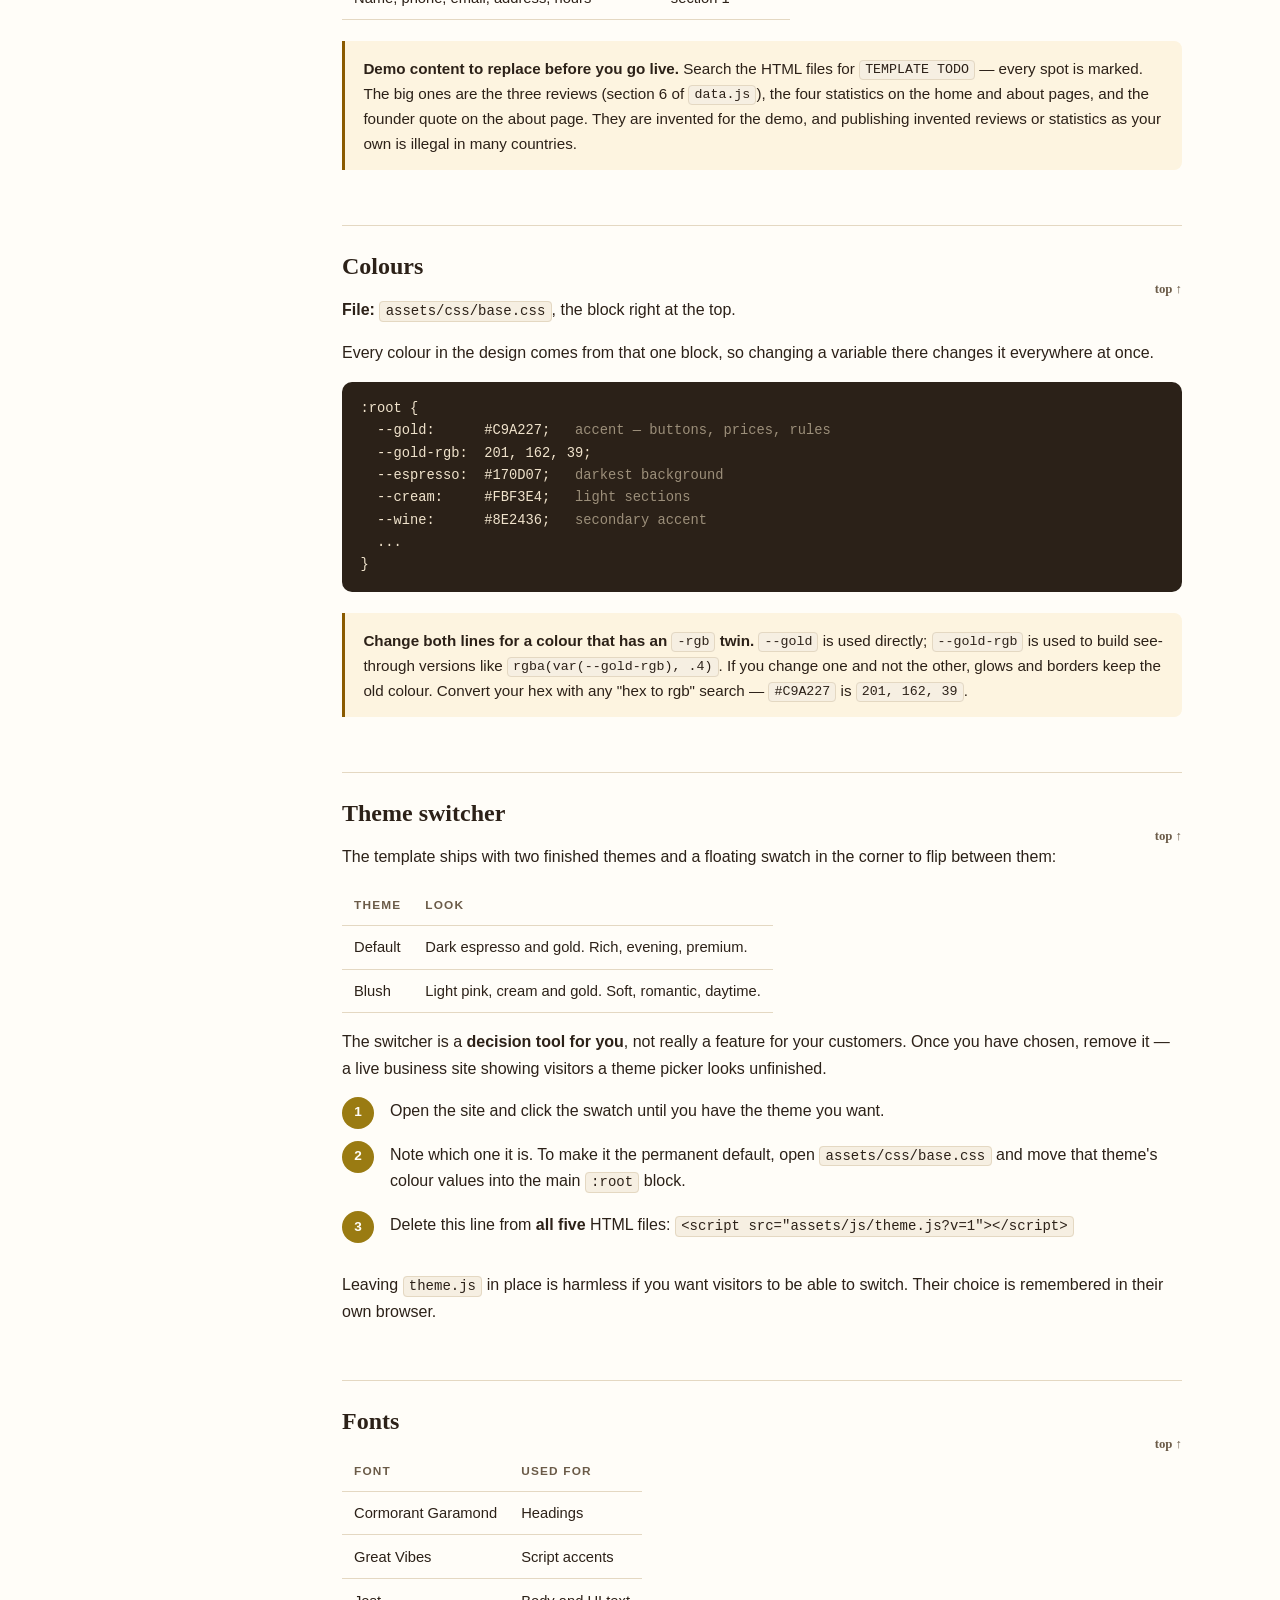
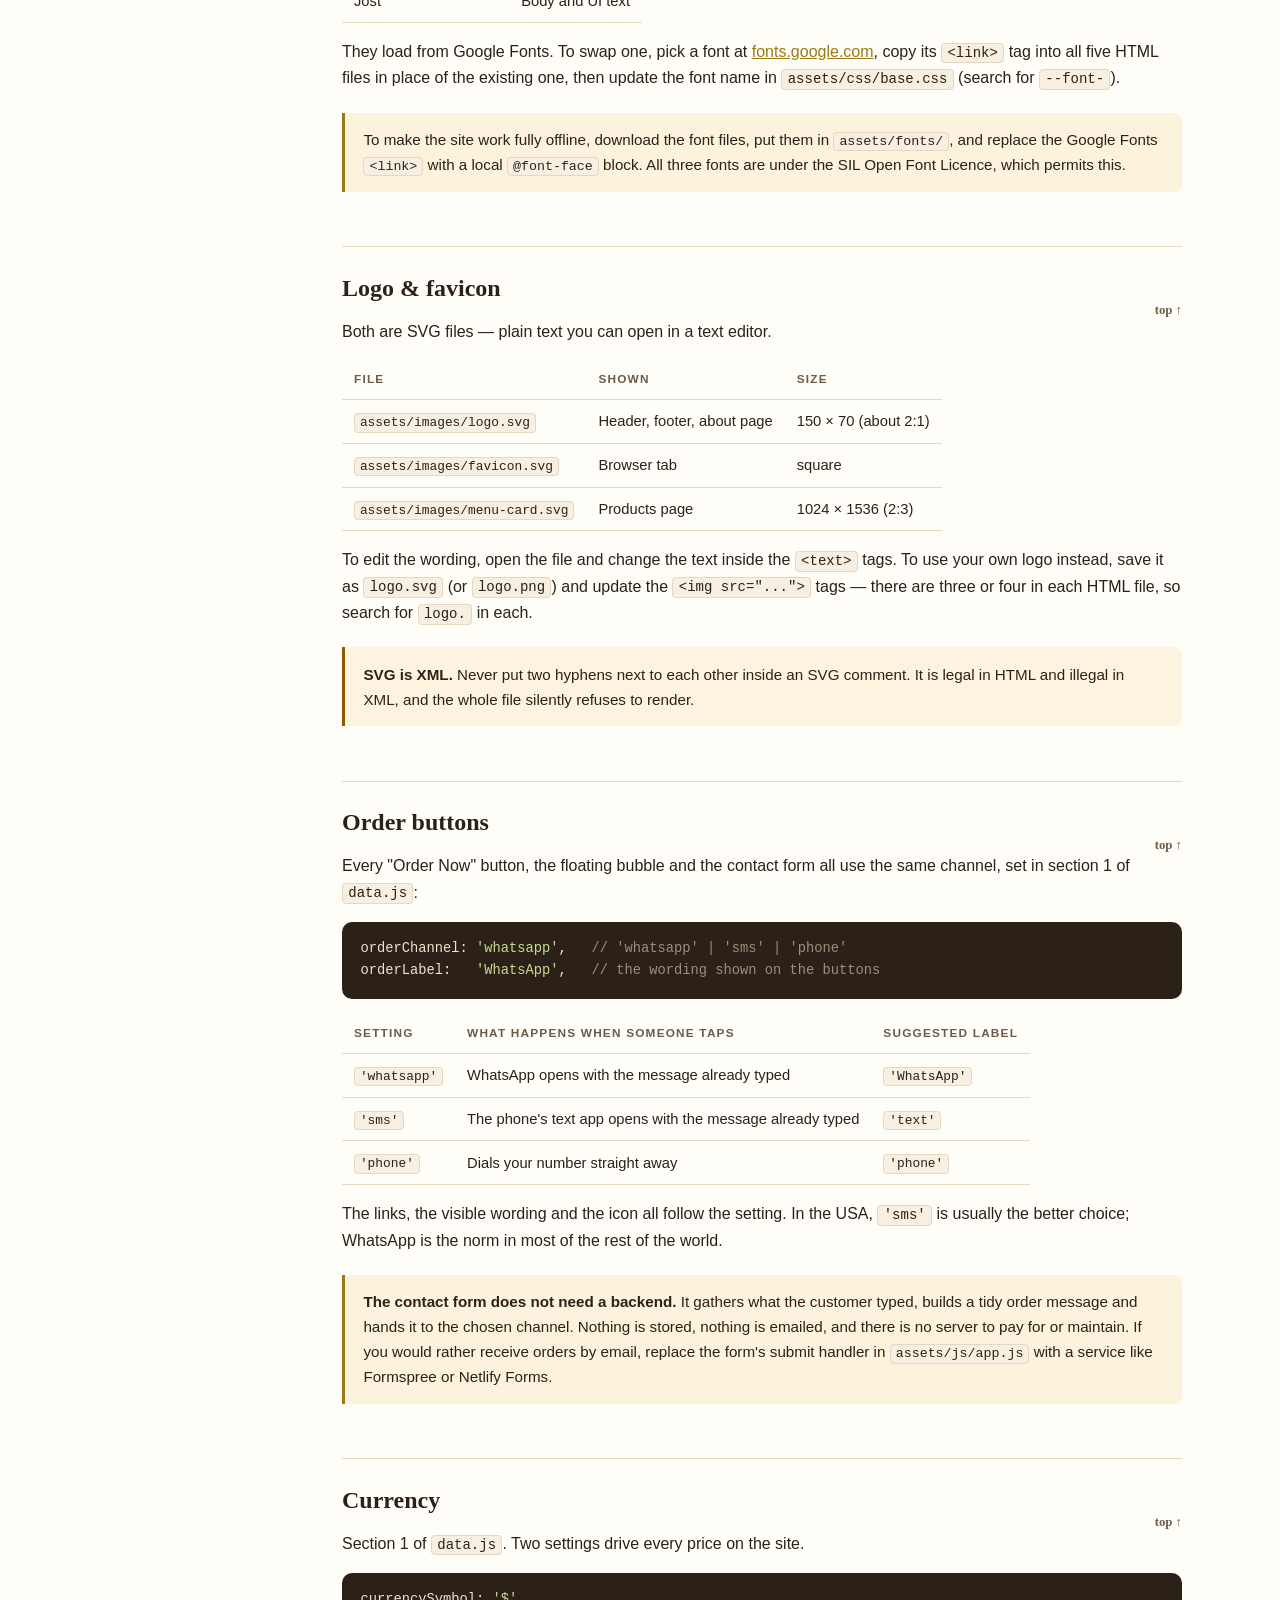
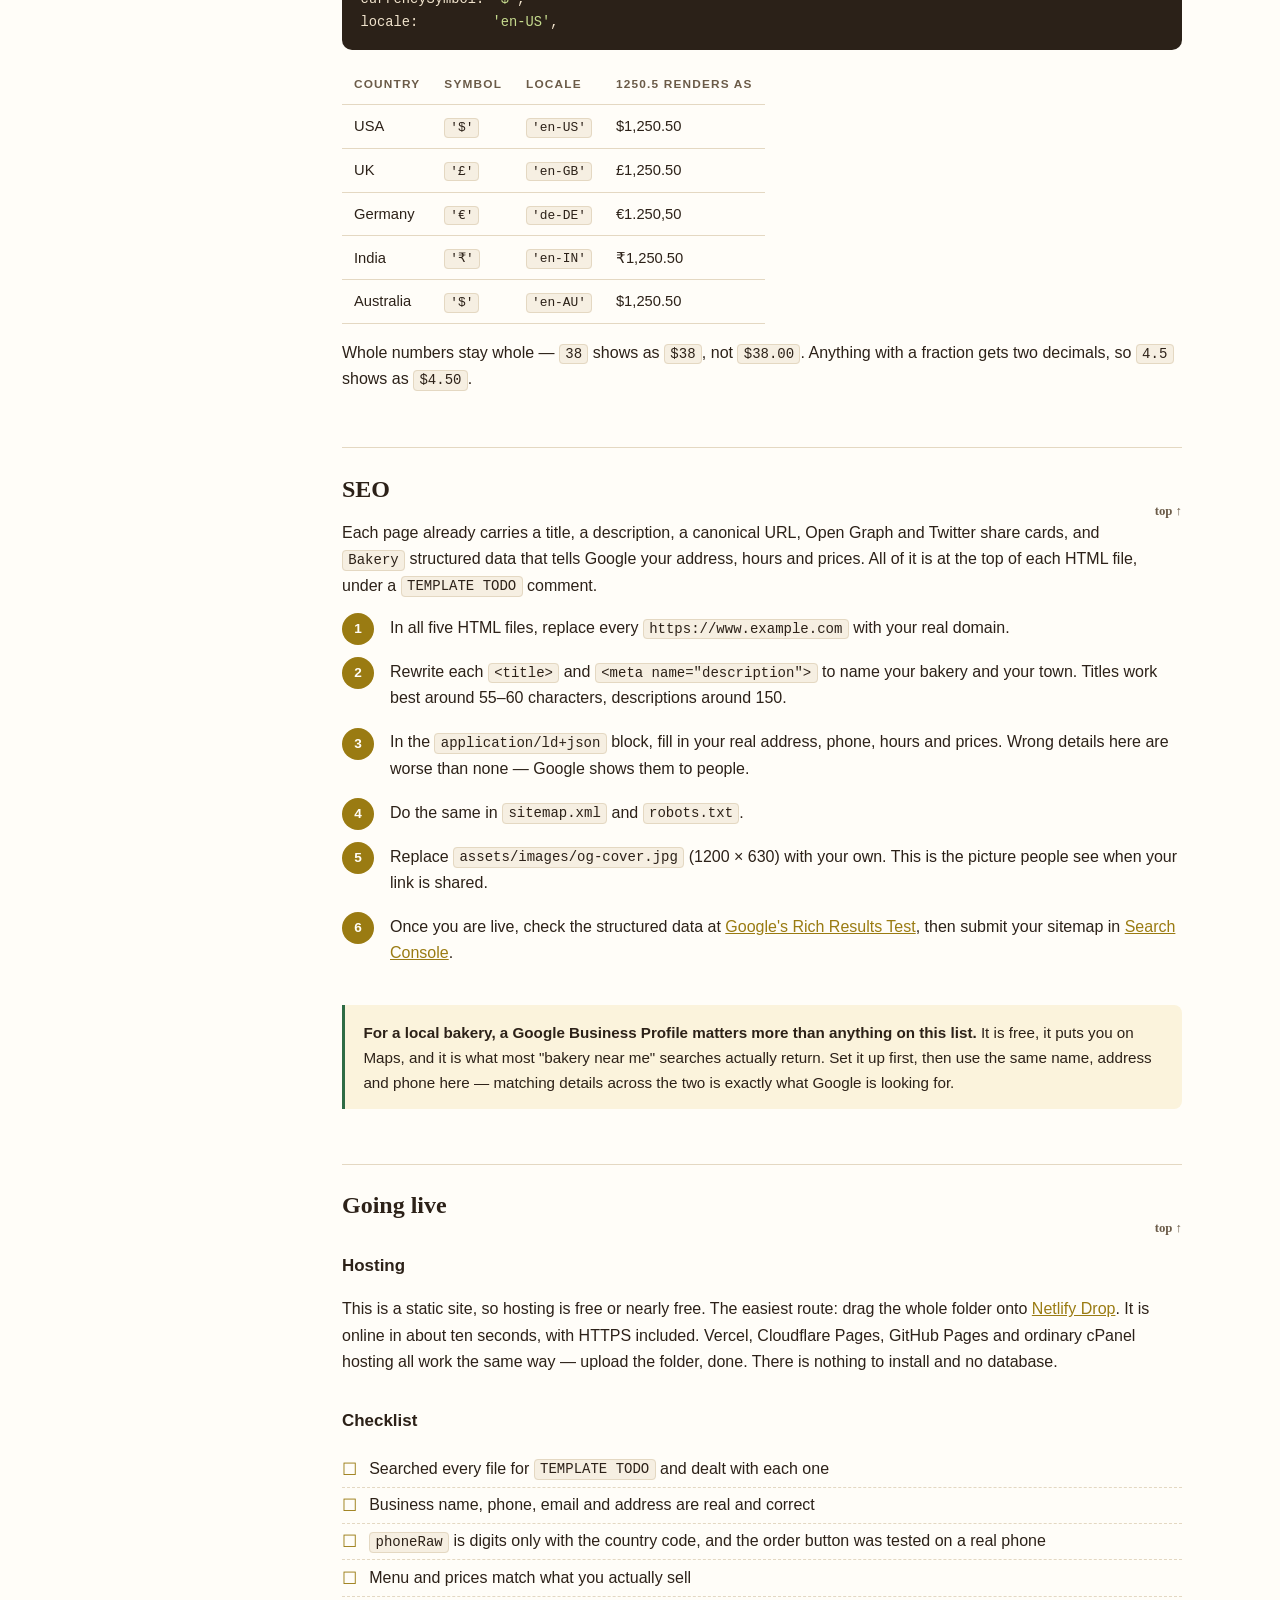
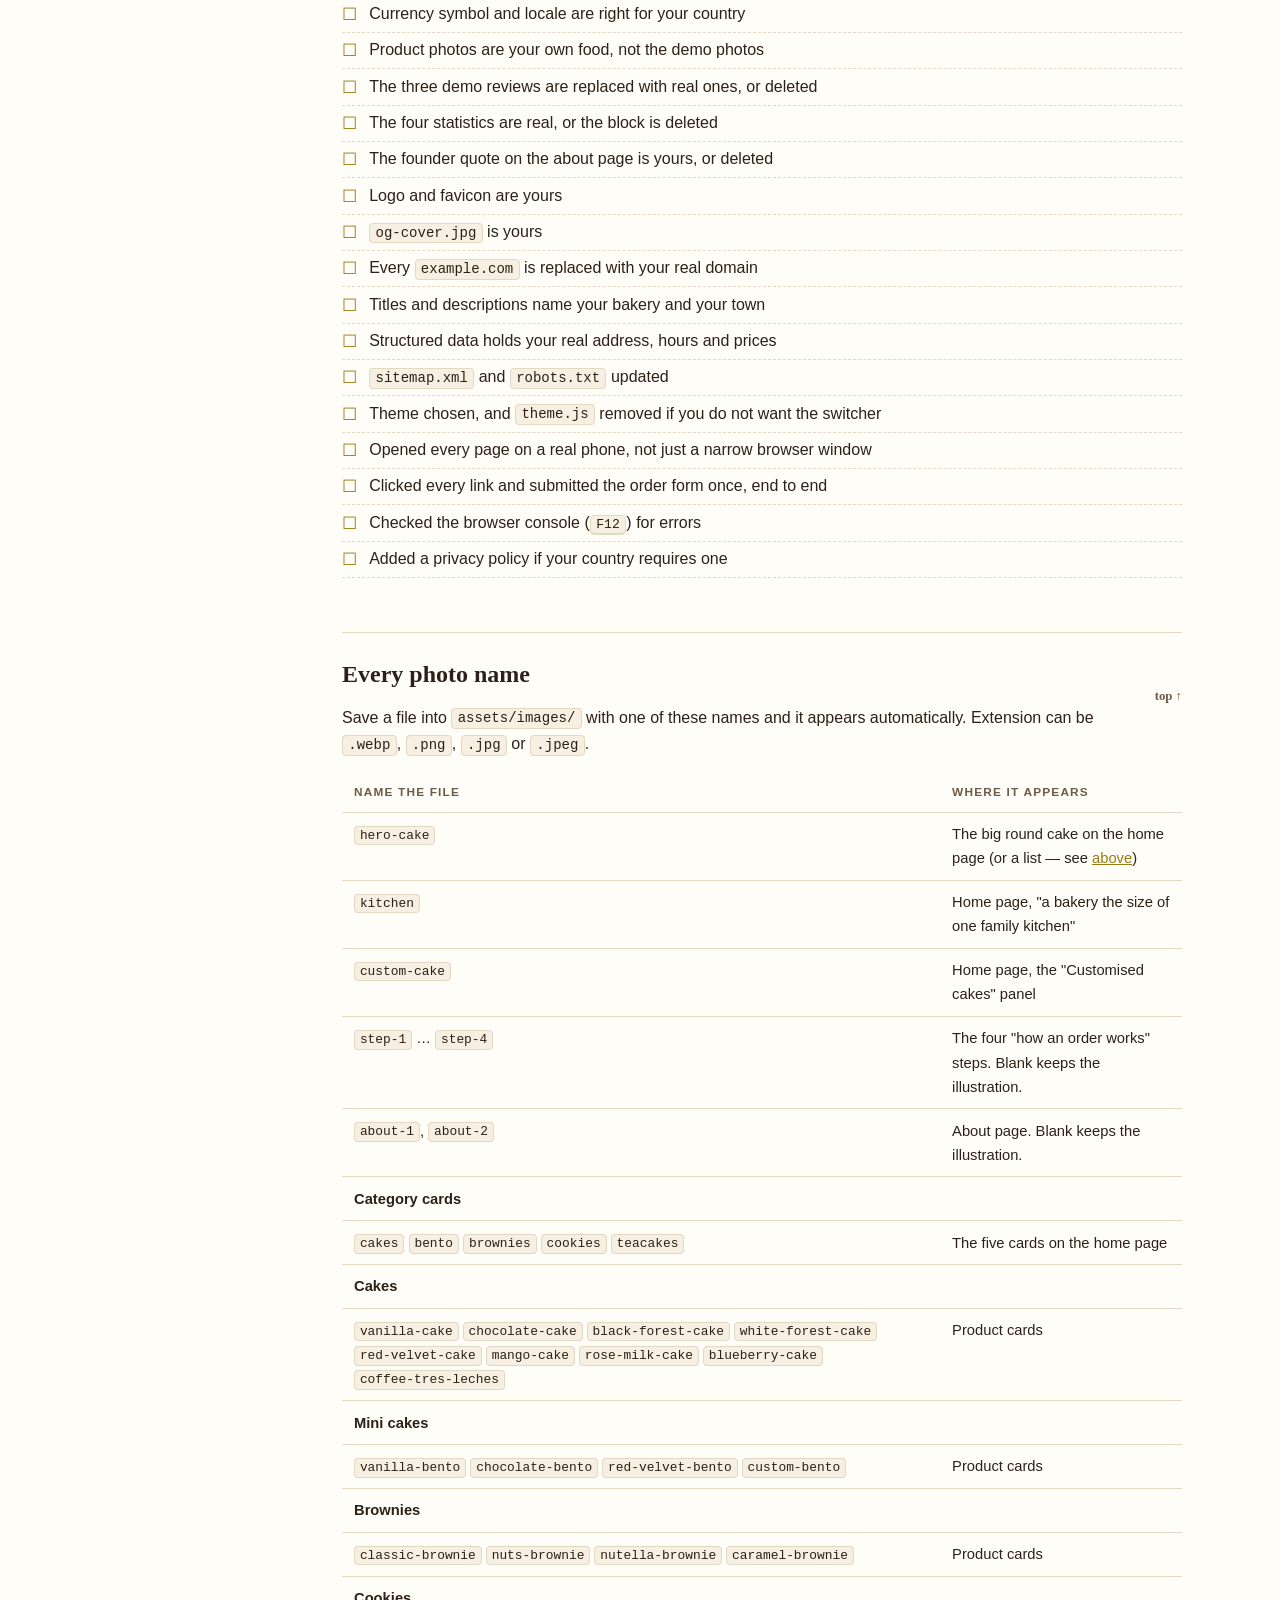
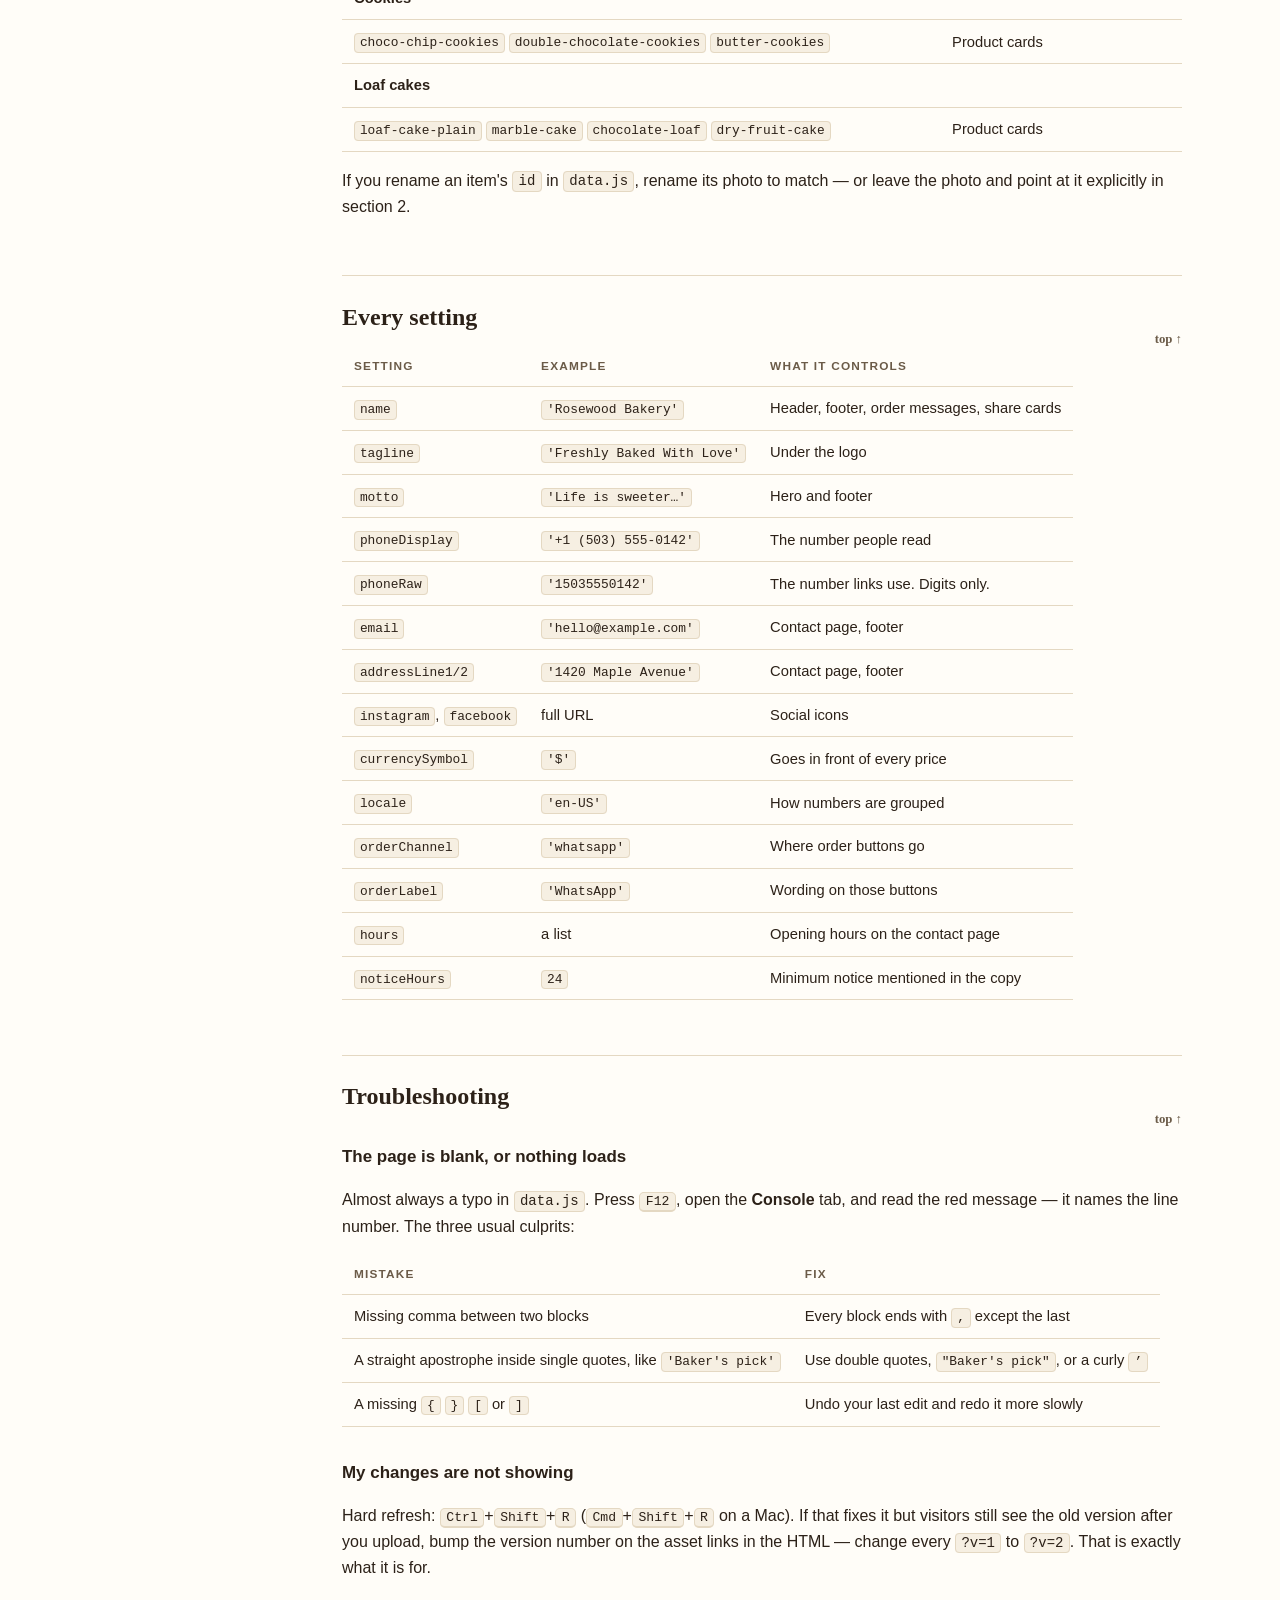
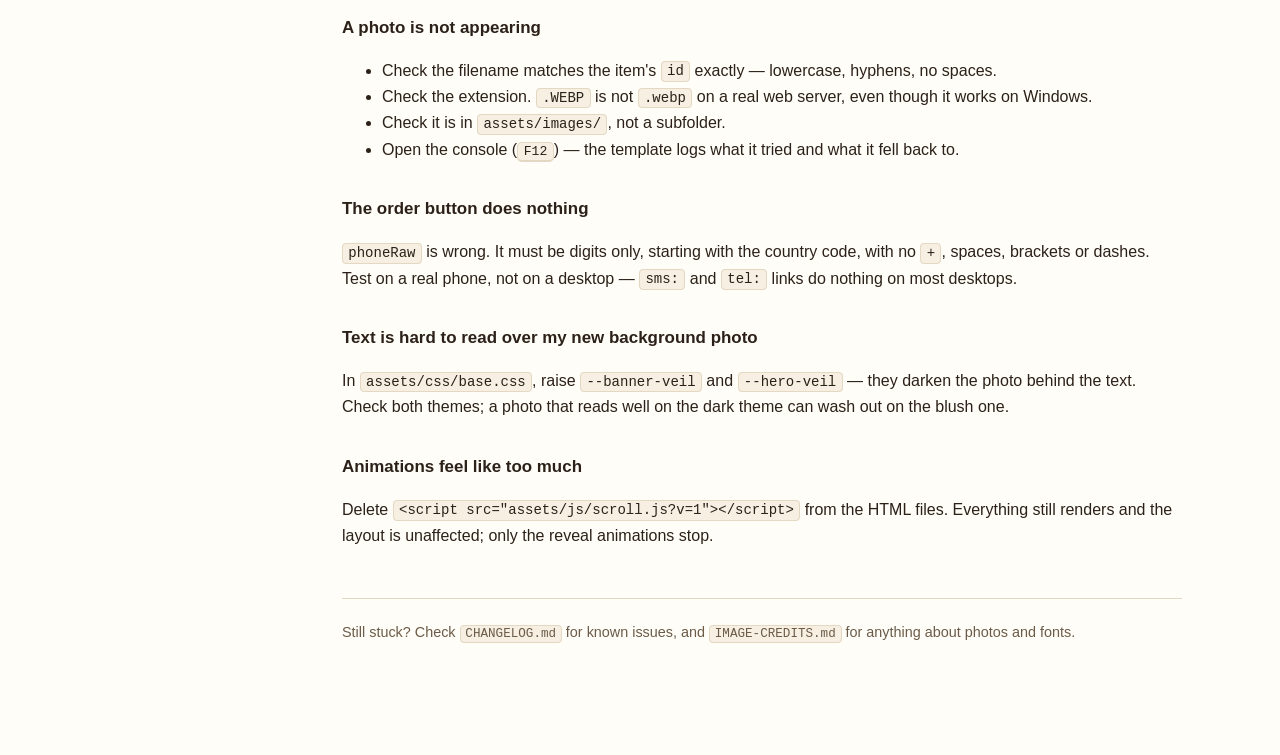
<file: docs/index.html>
<!DOCTYPE html>
<html lang="en-US">

<head>
  <meta charset="UTF-8">
  <meta name="viewport" content="width=device-width, initial-scale=1">
  <title>Rosewood Bakery Template — Documentation</title>
  <meta name="robots" content="noindex">
  <link rel="icon" href="../assets/images/favicon.svg" type="image/svg+xml">

  <style>
    :root {
      --ink: #2C2118;
      --ink-soft: #6B5B48;
      --gold: #9A7B12;
      --gold-bg: #FBF3DC;
      --rose: #8E2436;
      --paper: #FFFDF8;
      --panel: #F6EFE2;
      --line: #E4D8C2;
      --code-bg: #2B2118;
      --code-fg: #F0E3CC;
      --ok: #2E6B44;
      --warn: #8A5A00;
      --warn-bg: #FDF4E0;
    }

    @media (prefers-color-scheme: dark) {
      :root:not([data-theme="light"]) {
        --ink: #F2E9DA;
        --ink-soft: #B9A88E;
        --gold: #E0BE55;
        --gold-bg: #2A2114;
        --rose: #E08A9A;
        --paper: #191309;
        --panel: #221A0F;
        --line: #3A2E1C;
        --warn: #E8C177;
        --warn-bg: #2A2010;
      }
    }

    * { box-sizing: border-box; }

    body {
      margin: 0;
      background: var(--paper);
      color: var(--ink);
      font: 16px/1.65 -apple-system, BlinkMacSystemFont, "Segoe UI", Roboto, Helvetica, Arial, sans-serif;
      -webkit-font-smoothing: antialiased;
    }

    .wrap { display: flex; align-items: flex-start; max-width: 1180px; margin: 0 auto; }

    /* ---------------------------------------------------------------- nav */
    .side {
      position: sticky;
      top: 0;
      flex: 0 0 244px;
      max-height: 100vh;
      overflow-y: auto;
      padding: 2.2rem 1rem 3rem 1.4rem;
      border-right: 1px solid var(--line);
    }

    .side b {
      display: block;
      font-size: .72rem;
      letter-spacing: .13em;
      text-transform: uppercase;
      color: var(--ink-soft);
      margin: 1.6rem 0 .5rem;
    }

    .side b:first-of-type { margin-top: .8rem; }

    .side a {
      display: block;
      padding: .3rem .55rem;
      margin-left: -.55rem;
      border-radius: 6px;
      color: var(--ink);
      text-decoration: none;
      font-size: .9rem;
    }

    .side a:hover { background: var(--panel); color: var(--gold); }

    .brandline {
      font: 600 1.05rem/1.3 Georgia, "Times New Roman", serif;
      letter-spacing: .04em;
      color: var(--gold);
    }

    .brandline span {
      display: block;
      font: 400 .68rem/1.6 inherit;
      letter-spacing: .22em;
      color: var(--ink-soft);
      font-family: -apple-system, "Segoe UI", sans-serif;
    }

    /* ---------------------------------------------------------------- main */
    main { flex: 1 1 auto; min-width: 0; padding: 2.4rem clamp(1.1rem, 4vw, 3rem) 6rem; }

    h1 {
      font: 600 clamp(1.9rem, 4vw, 2.6rem)/1.15 Georgia, "Times New Roman", serif;
      margin: 0 0 .5rem;
      letter-spacing: -.01em;
    }

    h2 {
      font: 600 1.5rem/1.25 Georgia, "Times New Roman", serif;
      margin: 3.4rem 0 .9rem;
      padding-top: 1.6rem;
      border-top: 1px solid var(--line);
      scroll-margin-top: 1rem;
    }

    h3 { font-size: 1.06rem; margin: 2rem 0 .5rem; }

    p, li { color: var(--ink); }
    .lead { font-size: 1.08rem; color: var(--ink-soft); max-width: 62ch; }

    a { color: var(--gold); }

    code {
      font: .875em/1.4 ui-monospace, SFMono-Regular, Menlo, Consolas, monospace;
      background: var(--panel);
      border: 1px solid var(--line);
      border-radius: 4px;
      padding: .1em .38em;
    }

    pre {
      background: var(--code-bg);
      color: var(--code-fg);
      border-radius: 10px;
      padding: 1rem 1.15rem;
      overflow-x: auto;
      font: .86rem/1.62 ui-monospace, SFMono-Regular, Menlo, Consolas, monospace;
      max-width: 100%;
    }

    pre code { background: none; border: 0; padding: 0; color: inherit; font-size: 1em; }
    .c { color: #9C8F7A; }
    .s { color: #C6DB8E; }
    .k { color: #E8B44A; }

    table {
      width: 100%;
      border-collapse: collapse;
      margin: 1rem 0;
      font-size: .92rem;
      display: block;
      overflow-x: auto;
    }

    th, td { text-align: left; padding: .58rem .75rem; border-bottom: 1px solid var(--line); vertical-align: top; }
    th { font-size: .74rem; letter-spacing: .1em; text-transform: uppercase; color: var(--ink-soft); }
    td code { white-space: nowrap; }

    .note, .warn, .tip {
      border-left: 3px solid var(--gold);
      background: var(--gold-bg);
      border-radius: 0 8px 8px 0;
      padding: .9rem 1.15rem;
      margin: 1.3rem 0;
      font-size: .95rem;
    }

    .warn { border-left-color: var(--warn); background: var(--warn-bg); }
    .tip { border-left-color: var(--ok); }
    .note p:first-child, .warn p:first-child, .tip p:first-child { margin-top: 0; }
    .note p:last-child, .warn p:last-child, .tip p:last-child { margin-bottom: 0; }

    .steps { counter-reset: s; list-style: none; padding: 0; }

    .steps > li {
      counter-increment: s;
      position: relative;
      padding: 0 0 1.1rem 3rem;
      margin: 0;
    }

    .steps > li::before {
      content: counter(s);
      position: absolute;
      left: 0;
      top: -.1rem;
      width: 2rem;
      height: 2rem;
      display: grid;
      place-items: center;
      border-radius: 50%;
      background: var(--gold);
      color: #FFFDF8;
      font-size: .85rem;
      font-weight: 600;
    }

    .check { list-style: none; padding: 0; }

    .check li {
      position: relative;
      padding: .28rem 0 .28rem 1.7rem;
      border-bottom: 1px dashed var(--line);
    }

    .check li::before {
      content: "☐";
      position: absolute;
      left: 0;
      color: var(--gold);
      font-size: 1.05rem;
    }

    kbd {
      font: .82em ui-monospace, Consolas, monospace;
      border: 1px solid var(--line);
      border-bottom-width: 2px;
      border-radius: 5px;
      padding: .08em .42em;
      background: var(--panel);
    }

    .toplink { font-size: .8rem; color: var(--ink-soft); text-decoration: none; float: right; margin-top: 1.9rem; }

    @media (max-width: 860px) {
      .wrap { display: block; }
      .side {
        position: static;
        max-height: none;
        width: auto;
        border-right: 0;
        border-bottom: 1px solid var(--line);
        padding-bottom: 1.4rem;
      }
      .side nav { columns: 2; }
    }
  </style>
</head>

<body>
<div class="wrap">

  <aside class="side">
    <div class="brandline">Rosewood<span>BAKERY TEMPLATE</span></div>
    <nav>
      <b>Getting started</b>
      <a href="#start">Quick start</a>
      <a href="#files">What's in the folder</a>

      <b>Your content</b>
      <a href="#business">Business details</a>
      <a href="#menu">Menu &amp; prices</a>
      <a href="#photos">Photos</a>
      <a href="#hero">The hero slideshow</a>
      <a href="#text">Page text</a>

      <b>Look &amp; feel</b>
      <a href="#colours">Colours</a>
      <a href="#themes">Theme switcher</a>
      <a href="#fonts">Fonts</a>
      <a href="#logo">Logo &amp; favicon</a>

      <b>Setup</b>
      <a href="#orders">Order buttons</a>
      <a href="#currency">Currency</a>
      <a href="#seo">SEO</a>
      <a href="#live">Going live</a>

      <b>Reference</b>
      <a href="#ids">Every photo name</a>
      <a href="#fields">Every setting</a>
      <a href="#trouble">Troubleshooting</a>
    </nav>
  </aside>

  <main>
    <h1>Rosewood — Bakery Website Template</h1>
    <p class="lead">
      A four-page bakery website in plain HTML, CSS and JavaScript. No build
      step, no npm, no database, no framework. Open a file, edit it, save,
      refresh.
    </p>

    <div class="tip">
      <p><b>If you read one thing, read this.</b> Almost everything you want to
      change — your name, phone, address, hours, the entire menu, every price,
      the reviews, the FAQ — lives in a single file:
      <code>assets/js/data.js</code>. Open it in any text editor. It is heavily
      commented and organised into eight numbered sections.</p>
    </div>

    <!-- ================================================================= -->
    <h2 id="start">Quick start <a class="toplink" href="#">top ↑</a></h2>

    <ol class="steps">
      <li><b>Unzip the folder</b> anywhere on your computer.</li>
      <li><b>Double-click <code>index.html</code>.</b> The site opens in your
        browser and works immediately — you do not need a server, an internet
        connection (beyond fonts) or any software to install.</li>
      <li><b>Open <code>assets/js/data.js</code></b> in a text editor. Notepad
        and TextEdit are fine; <a href="https://code.visualstudio.com">VS Code</a>
        is free and nicer.</li>
      <li><b>Edit section 1</b> — name, phone, email, address.</li>
      <li><b>Save, then refresh the browser</b> (<kbd>Ctrl</kbd>+<kbd>R</kbd>,
        or <kbd>Cmd</kbd>+<kbd>R</kbd> on a Mac). Every page has updated.</li>
    </ol>

    <div class="warn">
      <p><b>Changes not showing?</b> Your browser is holding an old copy. Do a
      hard refresh: <kbd>Ctrl</kbd>+<kbd>Shift</kbd>+<kbd>R</kbd>
      (<kbd>Cmd</kbd>+<kbd>Shift</kbd>+<kbd>R</kbd> on a Mac). See
      <a href="#trouble">Troubleshooting</a>.</p>
    </div>

    <!-- ================================================================= -->
    <h2 id="files">What's in the folder <a class="toplink" href="#">top ↑</a></h2>

<pre><code>bakery-template/
├── <span class="k">index.html</span>          <span class="c">Home</span>
├── <span class="k">products.html</span>       <span class="c">Menu, with search and filters</span>
├── <span class="k">about.html</span>          <span class="c">Story, values, ingredients</span>
├── <span class="k">contact.html</span>        <span class="c">Order form, hours, FAQ</span>
├── <span class="k">404.html</span>            <span class="c">Page-not-found</span>
├── robots.txt          <span class="c">For search engines</span>
├── sitemap.xml         <span class="c">For search engines</span>
├── docs/index.html     <span class="c">This manual</span>
├── LICENSE.txt  CHANGELOG.md  IMAGE-CREDITS.md
└── assets/
    ├── js/
    │   ├── <span class="k">data.js</span>      <span class="c">← YOUR CONTENT. Start here.</span>
    │   ├── app.js       <span class="c">Builds the pages from data.js</span>
    │   ├── visuals.js   <span class="c">Icons, illustrations, image fallbacks</span>
    │   ├── scroll.js    <span class="c">Scroll animations</span>
    │   └── theme.js     <span class="c">Colour-theme switcher (optional)</span>
    ├── css/
    │   ├── <span class="k">base.css</span>     <span class="c">← COLOURS AND FONTS. All at the top.</span>
    │   ├── layout.css       components.css
    │   └── animations.css   pages.css
    ├── images/          <span class="c">Products, logo, favicon, share image</span>
    └── hero-bg/         <span class="c">One background photo per page</span></code></pre>

    <p>You will spend nearly all your time in the two files marked above:
      <code>assets/js/data.js</code> for content, and the top of
      <code>assets/css/base.css</code> for colours.</p>

    <!-- ================================================================= -->
    <h2 id="business">Business details <a class="toplink" href="#">top ↑</a></h2>

    <p><b>File:</b> <code>assets/js/data.js</code> → section 1</p>

<pre><code><span class="k">window</span>.BK_CONFIG = {
  name:    <span class="s">'Rosewood Bakery'</span>,
  tagline: <span class="s">'Freshly Baked With Love'</span>,

  phoneDisplay: <span class="s">'+1 (503) 555-0142'</span>,   <span class="c">// shown on the page</span>
  phoneRaw:     <span class="s">'15035550142'</span>,         <span class="c">// digits only, country code first</span>
  email:        <span class="s">'hello@example.com'</span>,

  addressLine1: <span class="s">'1420 Maple Avenue, Suite 3'</span>,
  addressLine2: <span class="s">'Portland, OR 97205'</span>,
  ...
};</code></pre>

    <div class="warn">
      <p><b><code>phoneRaw</code> must be digits only, starting with your country
      code</b>, with no <code>+</code>, spaces, brackets or dashes. It builds the
      order links, and they silently fail if it is wrong.
      USA/Canada <code>1</code>, UK <code>44</code>, Australia <code>61</code>,
      India <code>91</code>. A UK number <code>07700 900123</code> becomes
      <code>447700900123</code> — the leading 0 is dropped.</p>
    </div>

    <p><code>phoneDisplay</code> is only ever shown to people, so format it
      however looks right for your country.</p>

    <h3>Opening hours</h3>
    <p>Same section. Add, remove or reword rows freely — the contact page draws
      whatever is in the list. <code>closed: true</code> greys a row out.</p>

<pre><code>hours: [
  { day: <span class="s">'Monday — Friday'</span>, time: <span class="s">'9:00 AM — 8:00 PM'</span> },
  { day: <span class="s">'Saturday'</span>,        time: <span class="s">'9:00 AM — 9:00 PM'</span> },
  { day: <span class="s">'Public holidays'</span>, time: <span class="s">'Pre-orders only'</span>, closed: <span class="k">true</span> }
],</code></pre>

    <!-- ================================================================= -->
    <h2 id="menu">Menu &amp; prices <a class="toplink" href="#">top ↑</a></h2>

    <p><b>File:</b> <code>assets/js/data.js</code> → section 4</p>

    <p>Every item is one block. To add a cake, copy an existing block, paste it,
      and change the values. Nothing else needs updating — the home page, the
      products grid, the search, the filters and the contact form's dropdown all
      read from this one list.</p>

<pre><code>{
  id: <span class="s">'lemon-cake'</span>, name: <span class="s">'Lemon Drizzle Cake'</span>, category: <span class="s">'cakes'</span>,
  price: <span class="k">44</span>, unit: <span class="s">'8-inch'</span>,
  desc: <span class="s">'Zesty lemon sponge under a crackly sugar glaze.'</span>,
  tone: [<span class="s">'#F5E08A'</span>, <span class="s">'#C9A227'</span>], featured: <span class="k">true</span>, badge: <span class="s">'New'</span>
},</code></pre>

    <table>
      <tr><th>Field</th><th>Required</th><th>What it does</th></tr>
      <tr><td><code>id</code></td><td>yes</td><td>Unique, lowercase, hyphens only. Also used to find the photo.</td></tr>
      <tr><td><code>name</code></td><td>yes</td><td>Shown on the card.</td></tr>
      <tr><td><code>category</code></td><td>yes</td><td>Must match an <code>id</code> from section 3.</td></tr>
      <tr><td><code>price</code></td><td>yes</td><td>A plain number. No currency symbol, no quotes. <code>4.5</code> renders as <code>$4.50</code>.</td></tr>
      <tr><td><code>unit</code></td><td>yes</td><td>Free text after the price: <code>'8-inch'</code>, <code>'each'</code>, <code>'per loaf'</code>.</td></tr>
      <tr><td><code>desc</code></td><td>yes</td><td>One or two sentences.</td></tr>
      <tr><td><code>tone</code></td><td>yes</td><td>Two colours. Used to draw an illustration until a real photo exists.</td></tr>
      <tr><td><code>badge</code></td><td>no</td><td>Small label on the card: <code>'Bestseller'</code>, <code>'New'</code>.</td></tr>
      <tr><td><code>featured</code></td><td>no</td><td><code>true</code> puts it in "Signatures" on the home page.</td></tr>
      <tr><td><code>seasonal</code></td><td>no</td><td><code>true</code> marks it as seasonal.</td></tr>
      <tr><td><code>custom</code></td><td>no</td><td><code>true</code> points the button at the custom-order form.</td></tr>
    </table>

    <div class="warn">
      <p><b>Two rules that break the page if you get them wrong.</b>
      Every block must end with a comma, except you may leave it off the last
      one. And every apostrophe inside a quoted string must be escaped:
      write <code>'Baker’s pick'</code> with a curly apostrophe, or
      <code>"Baker's pick"</code> with double quotes. A straight
      <code>'</code> inside single quotes ends the string early and the page
      goes blank. See <a href="#trouble">Troubleshooting</a>.</p>
    </div>

    <h3>Categories</h3>
    <p>Section 3 holds the five category cards and the filter tabs. <code>from</code>
      is the lowest price in that category, shown as "from&nbsp;$38". Keep it in
      step with your prices — nothing calculates it for you.</p>

    <!-- ================================================================= -->
    <h2 id="photos">Photos <a class="toplink" href="#">top ↑</a></h2>

    <p>There are two ways, and the first needs no code at all.</p>

    <h3>The easy way — name the file after the item</h3>
    <p>Drop your photo into <code>assets/images/</code> and name it after the
      item's <code>id</code>. That is the whole job.</p>

<pre><code>assets/images/red-velvet-cake.webp   <span class="c">→ becomes the Red Velvet Cake photo</span>
assets/images/classic-brownie.jpg   <span class="c">→ becomes the Classic Brownie photo</span></code></pre>

    <p><code>.webp</code>, <code>.png</code>, <code>.jpg</code> and
      <code>.jpeg</code> are all tried automatically, in that order. The full
      list of names is in <a href="#ids">the reference table</a>.</p>

    <h3>The other way — point at a file you already have</h3>
    <p>If your file is called something else, list it in section 2 of
      <code>data.js</code>:</p>

<pre><code><span class="k">window</span>.BK_IMAGES = {
  <span class="s">'red-velvet-cake'</span>: <span class="s">'my-red-velvet-photo.jpg'</span>,
  ...
};</code></pre>

    <div class="tip">
      <p><b>A missing photo can never break the page.</b> If an item has no
      photo, it falls back to its category photo. If that is missing too, it
      falls back to a hand-drawn illustration in the item's own colours. You
      will never see a broken-image icon. Open the browser console
      (<kbd>F12</kbd>) to see a list of anything that fell back.</p>
    </div>

    <h3>Sizes and file size</h3>
    <table>
      <tr><th>Where</th><th>Good size</th><th>Shape</th></tr>
      <tr><td>Product &amp; category cards</td><td>800 × 800</td><td>square</td></tr>
      <tr><td>Hero cake</td><td>1000 × 1000</td><td>square (shown in a circle)</td></tr>
      <tr><td>Page background (<code>hero-bg/</code>)</td><td>1920 × 1080</td><td>wide</td></tr>
      <tr><td>Share image (<code>og-cover.jpg</code>)</td><td>1200 × 630</td><td>wide — this size is fixed</td></tr>
    </table>

    <p>Keep each file under about 200 KB. <a href="https://squoosh.app">Squoosh</a>
      is free, runs in the browser, and converting to WebP at quality 80 usually
      cuts a photo by 80–90% with no visible difference.</p>

    <!-- ================================================================= -->
    <h2 id="hero">The hero slideshow <a class="toplink" href="#">top ↑</a></h2>

    <p>The big round cake on the home page can be a single photo or a slideshow
      that cross-fades every five seconds. Section 2 of <code>data.js</code>:</p>

<pre><code><span class="c">// one photo — a still picture</span>
<span class="s">'hero-cake'</span>: <span class="s">'my-best-cake.webp'</span>,

<span class="c">// a list — fades from one to the next every 5 seconds</span>
<span class="s">'hero-cake'</span>: [
  <span class="s">'head-coco.webp'</span>,
  <span class="s">'head-red.webp'</span>,
  <span class="s">'head-bendo.webp'</span>
],

<span class="c">// empty — keeps the built-in hand-drawn cake illustration</span>
<span class="s">'hero-cake'</span>: <span class="s">''</span>,</code></pre>

    <p>Any number of photos works. Because the image is shown inside a circle,
      use square photos with the cake centred — anything at the corners gets
      cropped away.</p>

    <p>To change the five seconds, open <code>assets/js/app.js</code> and edit
      <code>HERO_INTERVAL</code> near the top of the hero section. It is in
      milliseconds, so <code>8000</code> is eight seconds.</p>

    <div class="note">
      <p>The slideshow pauses when the tab is in the background, and it does not
      run at all for visitors who have "reduce motion" switched on in their
      operating system. Both are deliberate.</p>
    </div>

    <h3>Page background photos</h3>
    <p>Each page has its own background, set in <code>assets/css/base.css</code>:</p>

<pre><code>body.page-home     { --banner-image: url('../hero-bg/hero-home.webp'); }
body.page-products { --banner-image: url('../hero-bg/hero-products.webp'); }
body.page-about    { --banner-image: url('../hero-bg/hero-about.webp'); }
body.page-contact  { --banner-image: url('../hero-bg/hero-contact.webp'); }</code></pre>

    <p>Replace those files, keeping the same names, and nothing else changes.
      Two variables just below control how much dark veil sits over them —
      <code>--banner-veil</code> and <code>--hero-veil</code>. Lower numbers show
      more photo; higher numbers keep the text more readable. Check both themes
      after changing them.</p>

    <!-- ================================================================= -->
    <h2 id="text">Page text <a class="toplink" href="#">top ↑</a></h2>

    <p>Headings and paragraphs that are unique to one page live in that page's
      HTML file. Open it in a text editor, use <kbd>Ctrl</kbd>+<kbd>F</kbd> to
      find the sentence you want to change, and type over it.</p>

    <p>Repeated content is generated from <code>data.js</code> instead:</p>

    <table>
      <tr><th>On the page</th><th>Comes from</th></tr>
      <tr><td>Category cards, product cards, filters, search</td><td>sections 3 and 4</td></tr>
      <tr><td>"Why choose us" — the six icon cards</td><td>section 5</td></tr>
      <tr><td>Reviews</td><td>section 6</td></tr>
      <tr><td>"How we bake" — the four-step story</td><td>section 7</td></tr>
      <tr><td>FAQ accordion</td><td>section 8</td></tr>
      <tr><td>Name, phone, email, address, hours</td><td>section 1</td></tr>
    </table>

    <div class="warn">
      <p><b>Demo content to replace before you go live.</b> Search the HTML files
      for <code>TEMPLATE TODO</code> — every spot is marked. The big ones are the
      three reviews (section 6 of <code>data.js</code>), the four statistics on
      the home and about pages, and the founder quote on the about page. They are
      invented for the demo, and publishing invented reviews or statistics as
      your own is illegal in many countries.</p>
    </div>

    <!-- ================================================================= -->
    <h2 id="colours">Colours <a class="toplink" href="#">top ↑</a></h2>

    <p><b>File:</b> <code>assets/css/base.css</code>, the block right at the top.</p>

    <p>Every colour in the design comes from that one block, so changing a
      variable there changes it everywhere at once.</p>

<pre><code>:root {
  --gold:      #C9A227;   <span class="c">accent — buttons, prices, rules</span>
  --gold-rgb:  201, 162, 39;
  --espresso:  #170D07;   <span class="c">darkest background</span>
  --cream:     #FBF3E4;   <span class="c">light sections</span>
  --wine:      #8E2436;   <span class="c">secondary accent</span>
  ...
}</code></pre>

    <div class="warn">
      <p><b>Change both lines for a colour that has an <code>-rgb</code>
      twin.</b> <code>--gold</code> is used directly; <code>--gold-rgb</code> is
      used to build see-through versions like
      <code>rgba(var(--gold-rgb), .4)</code>. If you change one and not the
      other, glows and borders keep the old colour. Convert your hex with any
      "hex to rgb" search — <code>#C9A227</code> is <code>201, 162, 39</code>.</p>
    </div>

    <!-- ================================================================= -->
    <h2 id="themes">Theme switcher <a class="toplink" href="#">top ↑</a></h2>

    <p>The template ships with two finished themes and a floating swatch in the
      corner to flip between them:</p>

    <table>
      <tr><th>Theme</th><th>Look</th></tr>
      <tr><td>Default</td><td>Dark espresso and gold. Rich, evening, premium.</td></tr>
      <tr><td>Blush</td><td>Light pink, cream and gold. Soft, romantic, daytime.</td></tr>
    </table>

    <p>The switcher is a <b>decision tool for you</b>, not really a feature for
      your customers. Once you have chosen, remove it — a live business site
      showing visitors a theme picker looks unfinished.</p>

    <ol class="steps">
      <li>Open the site and click the swatch until you have the theme you want.</li>
      <li>Note which one it is. To make it the permanent default, open
        <code>assets/css/base.css</code> and move that theme's colour values into
        the main <code>:root</code> block.</li>
      <li>Delete this line from <b>all five</b> HTML files:
        <code>&lt;script src="assets/js/theme.js?v=1"&gt;&lt;/script&gt;</code></li>
    </ol>

    <p>Leaving <code>theme.js</code> in place is harmless if you want visitors to
      be able to switch. Their choice is remembered in their own browser.</p>

    <!-- ================================================================= -->
    <h2 id="fonts">Fonts <a class="toplink" href="#">top ↑</a></h2>

    <table>
      <tr><th>Font</th><th>Used for</th></tr>
      <tr><td>Cormorant Garamond</td><td>Headings</td></tr>
      <tr><td>Great Vibes</td><td>Script accents</td></tr>
      <tr><td>Jost</td><td>Body and UI text</td></tr>
    </table>

    <p>They load from Google Fonts. To swap one, pick a font at
      <a href="https://fonts.google.com">fonts.google.com</a>, copy its
      <code>&lt;link&gt;</code> tag into all five HTML files in place of the
      existing one, then update the font name in <code>assets/css/base.css</code>
      (search for <code>--font-</code>).</p>

    <div class="note">
      <p>To make the site work fully offline, download the font files, put them
      in <code>assets/fonts/</code>, and replace the Google Fonts
      <code>&lt;link&gt;</code> with a local <code>@font-face</code> block. All
      three fonts are under the SIL Open Font Licence, which permits this.</p>
    </div>

    <!-- ================================================================= -->
    <h2 id="logo">Logo &amp; favicon <a class="toplink" href="#">top ↑</a></h2>

    <p>Both are SVG files — plain text you can open in a text editor.</p>

    <table>
      <tr><th>File</th><th>Shown</th><th>Size</th></tr>
      <tr><td><code>assets/images/logo.svg</code></td><td>Header, footer, about page</td><td>150 × 70 (about 2:1)</td></tr>
      <tr><td><code>assets/images/favicon.svg</code></td><td>Browser tab</td><td>square</td></tr>
      <tr><td><code>assets/images/menu-card.svg</code></td><td>Products page</td><td>1024 × 1536 (2:3)</td></tr>
    </table>

    <p>To edit the wording, open the file and change the text inside the
      <code>&lt;text&gt;</code> tags. To use your own logo instead, save it as
      <code>logo.svg</code> (or <code>logo.png</code>) and update the
      <code>&lt;img src="..."&gt;</code> tags — there are three or four in each
      HTML file, so search for <code>logo.</code> in each.</p>

    <div class="warn">
      <p><b>SVG is XML.</b> Never put two hyphens next to each other inside an
      SVG comment. It is legal in HTML and illegal in XML, and the whole file
      silently refuses to render.</p>
    </div>

    <!-- ================================================================= -->
    <h2 id="orders">Order buttons <a class="toplink" href="#">top ↑</a></h2>

    <p>Every "Order Now" button, the floating bubble and the contact form all use
      the same channel, set in section 1 of <code>data.js</code>:</p>

<pre><code>orderChannel: <span class="s">'whatsapp'</span>,   <span class="c">// 'whatsapp' | 'sms' | 'phone'</span>
orderLabel:   <span class="s">'WhatsApp'</span>,   <span class="c">// the wording shown on the buttons</span></code></pre>

    <table>
      <tr><th>Setting</th><th>What happens when someone taps</th><th>Suggested label</th></tr>
      <tr><td><code>'whatsapp'</code></td><td>WhatsApp opens with the message already typed</td><td><code>'WhatsApp'</code></td></tr>
      <tr><td><code>'sms'</code></td><td>The phone's text app opens with the message already typed</td><td><code>'text'</code></td></tr>
      <tr><td><code>'phone'</code></td><td>Dials your number straight away</td><td><code>'phone'</code></td></tr>
    </table>

    <p>The links, the visible wording and the icon all follow the setting. In the
      USA, <code>'sms'</code> is usually the better choice; WhatsApp is the norm
      in most of the rest of the world.</p>

    <div class="note">
      <p><b>The contact form does not need a backend.</b> It gathers what the
      customer typed, builds a tidy order message and hands it to the chosen
      channel. Nothing is stored, nothing is emailed, and there is no server to
      pay for or maintain. If you would rather receive orders by email, replace
      the form's submit handler in <code>assets/js/app.js</code> with a service
      like Formspree or Netlify Forms.</p>
    </div>

    <!-- ================================================================= -->
    <h2 id="currency">Currency <a class="toplink" href="#">top ↑</a></h2>

    <p>Section 1 of <code>data.js</code>. Two settings drive every price on the
      site.</p>

<pre><code>currencySymbol: <span class="s">'$'</span>,
locale:         <span class="s">'en-US'</span>,</code></pre>

    <table>
      <tr><th>Country</th><th>Symbol</th><th>Locale</th><th>1250.5 renders as</th></tr>
      <tr><td>USA</td><td><code>'$'</code></td><td><code>'en-US'</code></td><td>$1,250.50</td></tr>
      <tr><td>UK</td><td><code>'£'</code></td><td><code>'en-GB'</code></td><td>£1,250.50</td></tr>
      <tr><td>Germany</td><td><code>'€'</code></td><td><code>'de-DE'</code></td><td>€1.250,50</td></tr>
      <tr><td>India</td><td><code>'₹'</code></td><td><code>'en-IN'</code></td><td>₹1,250.50</td></tr>
      <tr><td>Australia</td><td><code>'$'</code></td><td><code>'en-AU'</code></td><td>$1,250.50</td></tr>
    </table>

    <p>Whole numbers stay whole — <code>38</code> shows as <code>$38</code>, not
      <code>$38.00</code>. Anything with a fraction gets two decimals, so
      <code>4.5</code> shows as <code>$4.50</code>.</p>

    <!-- ================================================================= -->
    <h2 id="seo">SEO <a class="toplink" href="#">top ↑</a></h2>

    <p>Each page already carries a title, a description, a canonical URL, Open
      Graph and Twitter share cards, and <code>Bakery</code> structured data that
      tells Google your address, hours and prices. All of it is at the top of
      each HTML file, under a <code>TEMPLATE TODO</code> comment.</p>

    <ol class="steps">
      <li>In all five HTML files, replace every
        <code>https://www.example.com</code> with your real domain.</li>
      <li>Rewrite each <code>&lt;title&gt;</code> and
        <code>&lt;meta name="description"&gt;</code> to name your bakery and your
        town. Titles work best around 55–60 characters, descriptions around 150.</li>
      <li>In the <code>application/ld+json</code> block, fill in your real
        address, phone, hours and prices. Wrong details here are worse than
        none — Google shows them to people.</li>
      <li>Do the same in <code>sitemap.xml</code> and <code>robots.txt</code>.</li>
      <li>Replace <code>assets/images/og-cover.jpg</code> (1200 × 630) with your
        own. This is the picture people see when your link is shared.</li>
      <li>Once you are live, check the structured data at
        <a href="https://search.google.com/test/rich-results">Google's Rich Results Test</a>,
        then submit your sitemap in
        <a href="https://search.google.com/search-console">Search Console</a>.</li>
    </ol>

    <div class="tip">
      <p><b>For a local bakery, a Google Business Profile matters more than
      anything on this list.</b> It is free, it puts you on Maps, and it is what
      most "bakery near me" searches actually return. Set it up first, then use
      the same name, address and phone here — matching details across the two
      is exactly what Google is looking for.</p>
    </div>

    <!-- ================================================================= -->
    <h2 id="live">Going live <a class="toplink" href="#">top ↑</a></h2>

    <h3>Hosting</h3>
    <p>This is a static site, so hosting is free or nearly free. The easiest
      route: drag the whole folder onto
      <a href="https://app.netlify.com/drop">Netlify Drop</a>. It is online in
      about ten seconds, with HTTPS included. Vercel, Cloudflare Pages, GitHub
      Pages and ordinary cPanel hosting all work the same way — upload the
      folder, done. There is nothing to install and no database.</p>

    <h3>Checklist</h3>
    <ul class="check">
      <li>Searched every file for <code>TEMPLATE TODO</code> and dealt with each one</li>
      <li>Business name, phone, email and address are real and correct</li>
      <li><code>phoneRaw</code> is digits only with the country code, and the order button was tested on a real phone</li>
      <li>Menu and prices match what you actually sell</li>
      <li>Currency symbol and locale are right for your country</li>
      <li>Product photos are your own food, not the demo photos</li>
      <li>The three demo reviews are replaced with real ones, or deleted</li>
      <li>The four statistics are real, or the block is deleted</li>
      <li>The founder quote on the about page is yours, or deleted</li>
      <li>Logo and favicon are yours</li>
      <li><code>og-cover.jpg</code> is yours</li>
      <li>Every <code>example.com</code> is replaced with your real domain</li>
      <li>Titles and descriptions name your bakery and your town</li>
      <li>Structured data holds your real address, hours and prices</li>
      <li><code>sitemap.xml</code> and <code>robots.txt</code> updated</li>
      <li>Theme chosen, and <code>theme.js</code> removed if you do not want the switcher</li>
      <li>Opened every page on a real phone, not just a narrow browser window</li>
      <li>Clicked every link and submitted the order form once, end to end</li>
      <li>Checked the browser console (<kbd>F12</kbd>) for errors</li>
      <li>Added a privacy policy if your country requires one</li>
    </ul>

    <!-- ================================================================= -->
    <h2 id="ids">Every photo name <a class="toplink" href="#">top ↑</a></h2>

    <p>Save a file into <code>assets/images/</code> with one of these names and
      it appears automatically. Extension can be <code>.webp</code>,
      <code>.png</code>, <code>.jpg</code> or <code>.jpeg</code>.</p>

    <table>
      <tr><th>Name the file</th><th>Where it appears</th></tr>
      <tr><td><code>hero-cake</code></td><td>The big round cake on the home page (or a list — see <a href="#hero">above</a>)</td></tr>
      <tr><td><code>kitchen</code></td><td>Home page, "a bakery the size of one family kitchen"</td></tr>
      <tr><td><code>custom-cake</code></td><td>Home page, the "Customised cakes" panel</td></tr>
      <tr><td><code>step-1</code> … <code>step-4</code></td><td>The four "how an order works" steps. Blank keeps the illustration.</td></tr>
      <tr><td><code>about-1</code>, <code>about-2</code></td><td>About page. Blank keeps the illustration.</td></tr>
      <tr><td colspan="2"><b>Category cards</b></td></tr>
      <tr><td><code>cakes</code> <code>bento</code> <code>brownies</code> <code>cookies</code> <code>teacakes</code></td><td>The five cards on the home page</td></tr>
      <tr><td colspan="2"><b>Cakes</b></td></tr>
      <tr><td><code>vanilla-cake</code> <code>chocolate-cake</code> <code>black-forest-cake</code> <code>white-forest-cake</code> <code>red-velvet-cake</code> <code>mango-cake</code> <code>rose-milk-cake</code> <code>blueberry-cake</code> <code>coffee-tres-leches</code></td><td>Product cards</td></tr>
      <tr><td colspan="2"><b>Mini cakes</b></td></tr>
      <tr><td><code>vanilla-bento</code> <code>chocolate-bento</code> <code>red-velvet-bento</code> <code>custom-bento</code></td><td>Product cards</td></tr>
      <tr><td colspan="2"><b>Brownies</b></td></tr>
      <tr><td><code>classic-brownie</code> <code>nuts-brownie</code> <code>nutella-brownie</code> <code>caramel-brownie</code></td><td>Product cards</td></tr>
      <tr><td colspan="2"><b>Cookies</b></td></tr>
      <tr><td><code>choco-chip-cookies</code> <code>double-chocolate-cookies</code> <code>butter-cookies</code></td><td>Product cards</td></tr>
      <tr><td colspan="2"><b>Loaf cakes</b></td></tr>
      <tr><td><code>loaf-cake-plain</code> <code>marble-cake</code> <code>chocolate-loaf</code> <code>dry-fruit-cake</code></td><td>Product cards</td></tr>
    </table>

    <p>If you rename an item's <code>id</code> in <code>data.js</code>, rename
      its photo to match — or leave the photo and point at it explicitly in
      section 2.</p>

    <!-- ================================================================= -->
    <h2 id="fields">Every setting <a class="toplink" href="#">top ↑</a></h2>

    <table>
      <tr><th>Setting</th><th>Example</th><th>What it controls</th></tr>
      <tr><td><code>name</code></td><td><code>'Rosewood Bakery'</code></td><td>Header, footer, order messages, share cards</td></tr>
      <tr><td><code>tagline</code></td><td><code>'Freshly Baked With Love'</code></td><td>Under the logo</td></tr>
      <tr><td><code>motto</code></td><td><code>'Life is sweeter…'</code></td><td>Hero and footer</td></tr>
      <tr><td><code>phoneDisplay</code></td><td><code>'+1 (503) 555-0142'</code></td><td>The number people read</td></tr>
      <tr><td><code>phoneRaw</code></td><td><code>'15035550142'</code></td><td>The number links use. Digits only.</td></tr>
      <tr><td><code>email</code></td><td><code>'hello@example.com'</code></td><td>Contact page, footer</td></tr>
      <tr><td><code>addressLine1/2</code></td><td><code>'1420 Maple Avenue'</code></td><td>Contact page, footer</td></tr>
      <tr><td><code>instagram</code>, <code>facebook</code></td><td>full URL</td><td>Social icons</td></tr>
      <tr><td><code>currencySymbol</code></td><td><code>'$'</code></td><td>Goes in front of every price</td></tr>
      <tr><td><code>locale</code></td><td><code>'en-US'</code></td><td>How numbers are grouped</td></tr>
      <tr><td><code>orderChannel</code></td><td><code>'whatsapp'</code></td><td>Where order buttons go</td></tr>
      <tr><td><code>orderLabel</code></td><td><code>'WhatsApp'</code></td><td>Wording on those buttons</td></tr>
      <tr><td><code>hours</code></td><td>a list</td><td>Opening hours on the contact page</td></tr>
      <tr><td><code>noticeHours</code></td><td><code>24</code></td><td>Minimum notice mentioned in the copy</td></tr>
    </table>

    <!-- ================================================================= -->
    <h2 id="trouble">Troubleshooting <a class="toplink" href="#">top ↑</a></h2>

    <h3>The page is blank, or nothing loads</h3>
    <p>Almost always a typo in <code>data.js</code>. Press <kbd>F12</kbd>, open
      the <b>Console</b> tab, and read the red message — it names the line
      number. The three usual culprits:</p>
    <table>
      <tr><th>Mistake</th><th>Fix</th></tr>
      <tr><td>Missing comma between two blocks</td><td>Every block ends with <code>,</code> except the last</td></tr>
      <tr><td>A straight apostrophe inside single quotes, like <code>'Baker's pick'</code></td><td>Use double quotes, <code>"Baker's pick"</code>, or a curly <code>’</code></td></tr>
      <tr><td>A missing <code>{</code> <code>}</code> <code>[</code> or <code>]</code></td><td>Undo your last edit and redo it more slowly</td></tr>
    </table>

    <h3>My changes are not showing</h3>
    <p>Hard refresh: <kbd>Ctrl</kbd>+<kbd>Shift</kbd>+<kbd>R</kbd>
      (<kbd>Cmd</kbd>+<kbd>Shift</kbd>+<kbd>R</kbd> on a Mac). If that fixes it
      but visitors still see the old version after you upload, bump the version
      number on the asset links in the HTML — change every <code>?v=1</code> to
      <code>?v=2</code>. That is exactly what it is for.</p>

    <h3>A photo is not appearing</h3>
    <ul>
      <li>Check the filename matches the item's <code>id</code> exactly —
        lowercase, hyphens, no spaces.</li>
      <li>Check the extension. <code>.WEBP</code> is not <code>.webp</code> on a
        real web server, even though it works on Windows.</li>
      <li>Check it is in <code>assets/images/</code>, not a subfolder.</li>
      <li>Open the console (<kbd>F12</kbd>) — the template logs what it tried and
        what it fell back to.</li>
    </ul>

    <h3>The order button does nothing</h3>
    <p><code>phoneRaw</code> is wrong. It must be digits only, starting with the
      country code, with no <code>+</code>, spaces, brackets or dashes. Test on a
      real phone, not on a desktop — <code>sms:</code> and <code>tel:</code>
      links do nothing on most desktops.</p>

    <h3>Text is hard to read over my new background photo</h3>
    <p>In <code>assets/css/base.css</code>, raise <code>--banner-veil</code> and
      <code>--hero-veil</code> — they darken the photo behind the text. Check
      both themes; a photo that reads well on the dark theme can wash out on the
      blush one.</p>

    <h3>Animations feel like too much</h3>
    <p>Delete <code>&lt;script src="assets/js/scroll.js?v=1"&gt;&lt;/script&gt;</code>
      from the HTML files. Everything still renders and the layout is unaffected;
      only the reveal animations stop.</p>

    <p style="margin-top:3rem;padding-top:1.4rem;border-top:1px solid var(--line);color:var(--ink-soft);font-size:.9rem">
      Still stuck? Check <code>CHANGELOG.md</code> for known issues, and
      <code>IMAGE-CREDITS.md</code> for anything about photos and fonts.
    </p>
  </main>

</div>
</body>

</html>
</file>
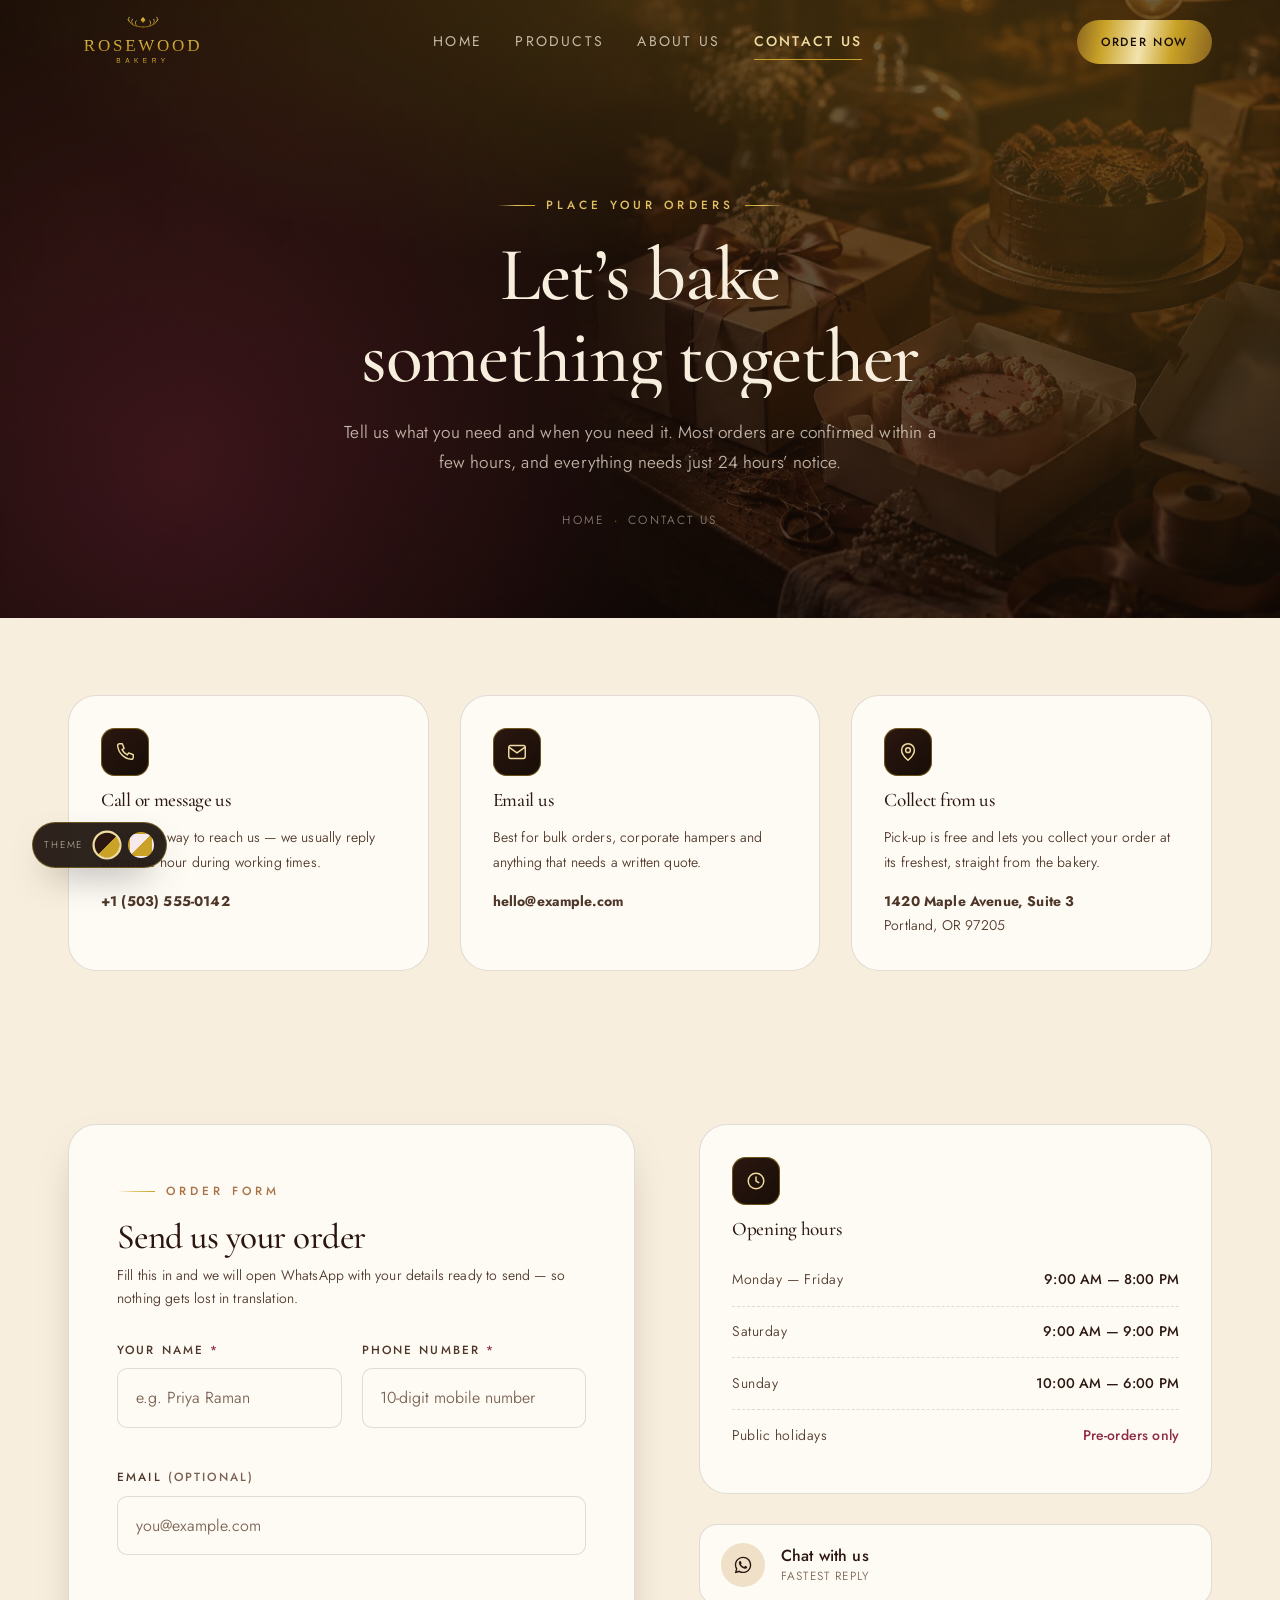
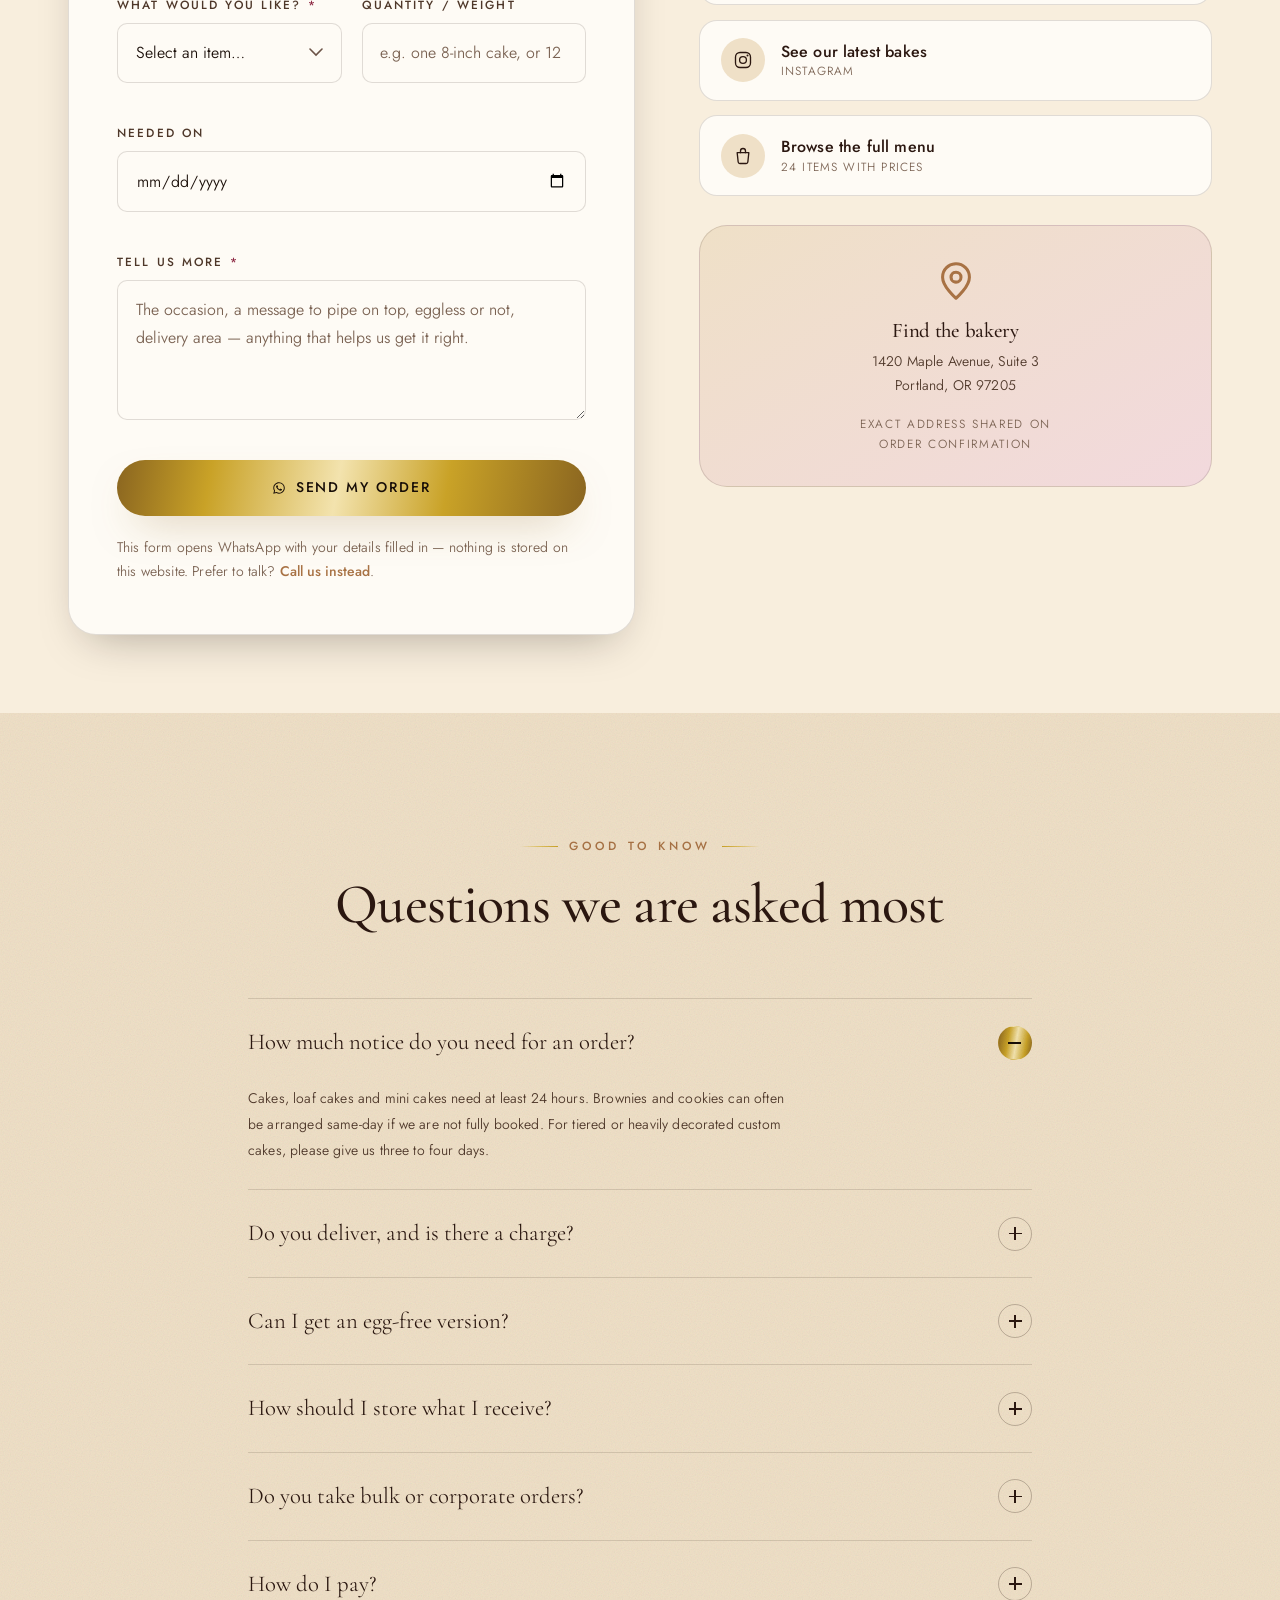
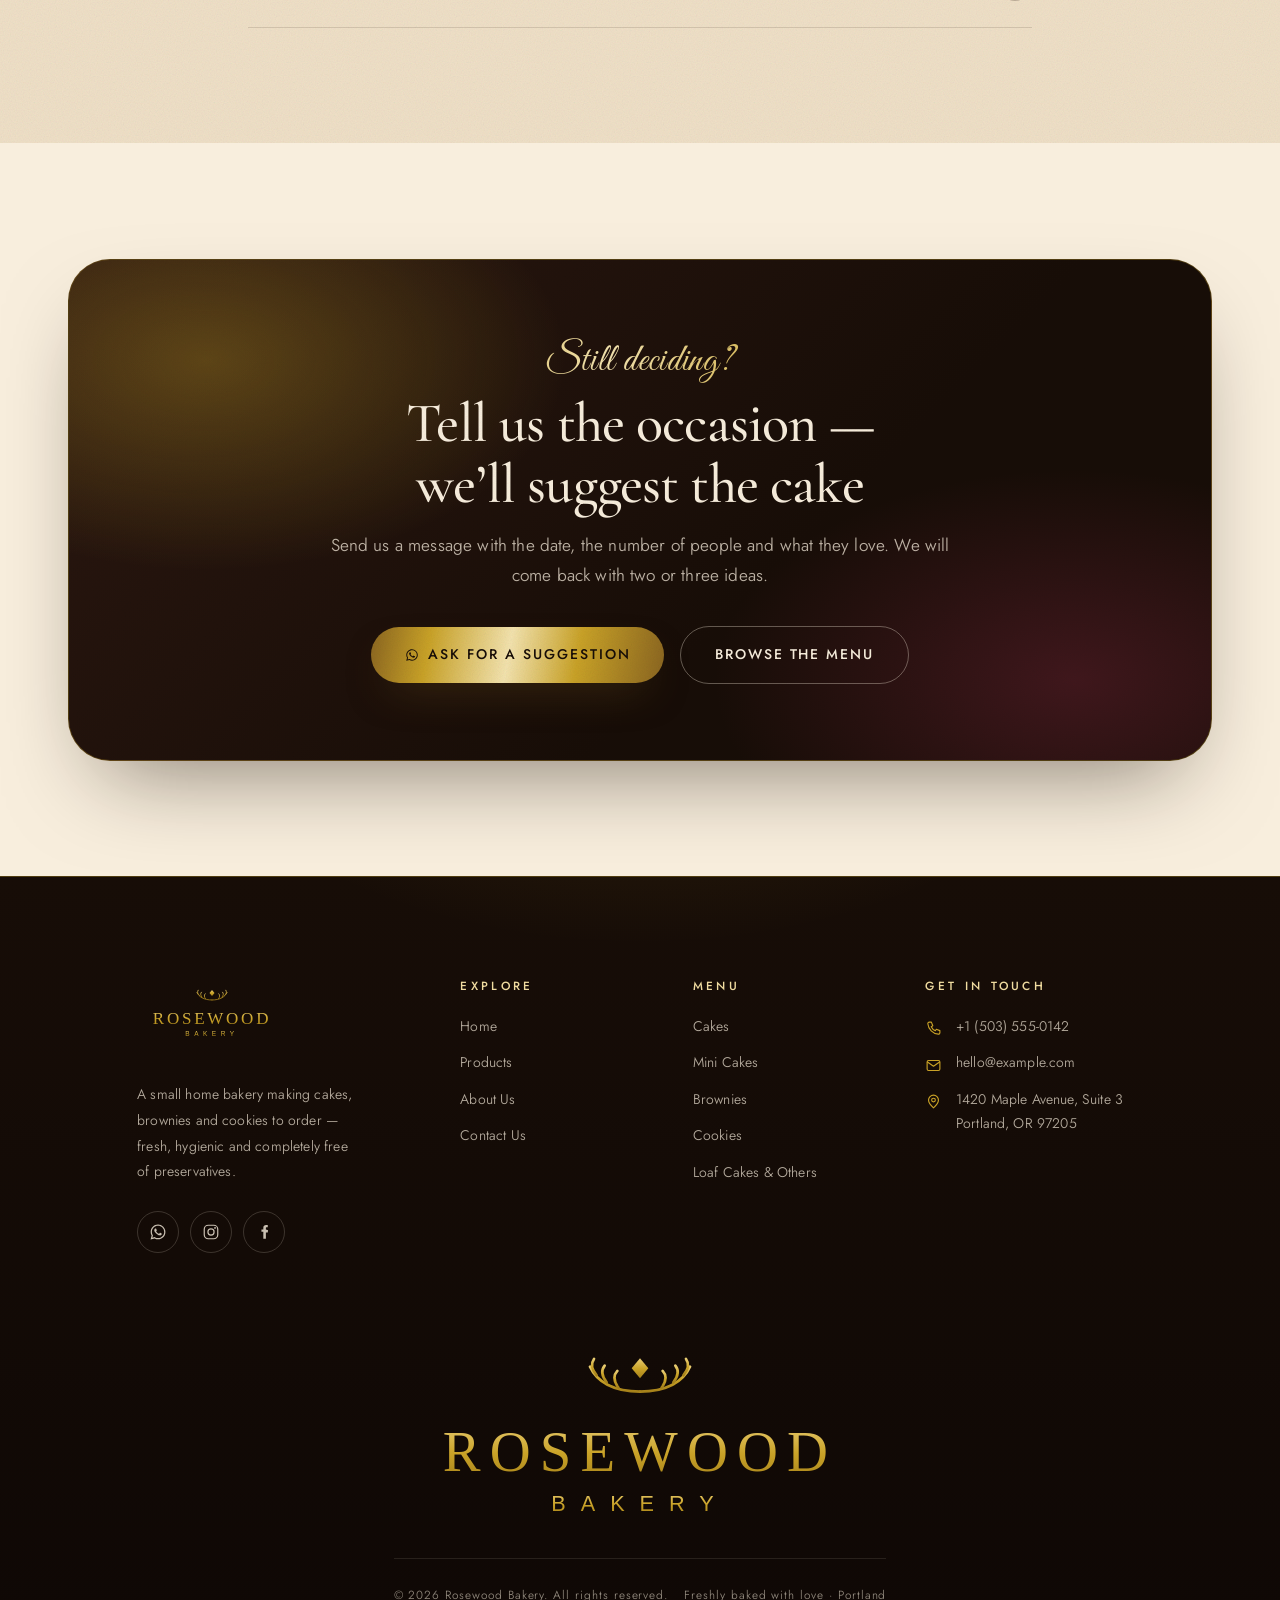
<file: contact.html>
<!DOCTYPE html>
<html lang="en-US">

<head>
  <meta charset="UTF-8">
  <meta name="viewport" content="width=device-width, initial-scale=1">
  <!-- ======================================================================
       TEMPLATE TODO — change these before you go live
       ----------------------------------------------------------------------
       1. Replace every "https://www.example.com" below with your own domain.
       2. Rewrite <title> and the description to name YOUR bakery and YOUR town.
       3. In the block below, fill in your real address, hours and prices, and
          add your phone number as   "telephone": "+15035550142",
       4. Do the same in the other three pages, then in sitemap.xml + robots.txt.
       A step-by-step walkthrough is in  docs/index.html.
       ====================================================================== -->

  <title>Order a Cake in Portland — Contact Rosewood Bakery</title>
  <meta name="description" content="Order a cake in Portland. Message Rosewood Bakery or use the order form. Most orders need only 24 hours notice, with delivery across the metro area or free pickup.">
  <link rel="canonical" href="https://www.example.com/contact.html">
  <meta name="theme-color" content="#170D07">
  <meta name="robots" content="index, follow">

  <!-- how this page looks when shared on Facebook, WhatsApp, iMessage, etc. -->
  <meta property="og:type" content="website">
  <meta property="og:site_name" content="Rosewood Bakery">
  <meta property="og:locale" content="en_US">
  <meta property="og:url" content="https://www.example.com/contact.html">
  <meta property="og:title" content="Order a Cake in Portland — Contact Rosewood Bakery">
  <meta property="og:description" content="Order a cake in Portland. Message Rosewood Bakery or use the order form. Most orders need only 24 hours notice, with delivery across the metro area or free pickup.">
  <meta property="og:image" content="https://www.example.com/assets/images/og-cover.jpg">
  <meta property="og:image:width" content="1200">
  <meta property="og:image:height" content="630">
  <meta name="twitter:card" content="summary_large_image">
  <meta name="twitter:title" content="Order a Cake in Portland — Contact Rosewood Bakery">
  <meta name="twitter:description" content="Order a cake in Portland. Message Rosewood Bakery or use the order form. Most orders need only 24 hours notice, with delivery across the metro area or free pickup.">
  <meta name="twitter:image" content="https://www.example.com/assets/images/og-cover.jpg">

  <!-- Tells Google you are a bakery, where you are and what you charge. -->
  <script type="application/ld+json">
  {
    "@context": "https://schema.org",
    "@type": "Bakery",
    "@id": "https://www.example.com/#bakery",
    "name": "Rosewood Bakery",
    "description": "Small-batch bakery in Portland making cakes, mini cakes, brownies, cookies and loaf cakes to order.",
    "slogan": "Freshly Baked With Love",
    "url": "https://www.example.com/",
    "logo": "https://www.example.com/assets/images/logo.svg",
    "image": "https://www.example.com/assets/images/og-cover.jpg",
    "email": "hello@example.com",
    "telephone": "+15035550142",
    "priceRange": "$4.50 - $52",
    "servesCuisine": ["Cakes", "Bakery", "Desserts"],
    "address": {
      "@type": "PostalAddress",
      "streetAddress": "1420 Maple Avenue, Suite 3",
      "addressLocality": "Portland",
      "postalCode": "97205",
      "addressRegion": "OR",
      "addressCountry": "US"
    },
    "areaServed": { "@type": "City", "name": "Portland" },
    "openingHoursSpecification": [
      { "@type": "OpeningHoursSpecification",
        "dayOfWeek": ["Monday","Tuesday","Wednesday","Thursday","Friday"],
        "opens": "09:00", "closes": "20:00" },
      { "@type": "OpeningHoursSpecification",
        "dayOfWeek": "Saturday", "opens": "09:00", "closes": "21:00" },
      { "@type": "OpeningHoursSpecification",
        "dayOfWeek": "Sunday", "opens": "10:00", "closes": "18:00" }
    ],
    "hasMenu": "https://www.example.com/products.html",
    "makesOffer": [
      { "@type": "Offer", "name": "Cakes",      "priceCurrency": "USD", "price": "38",   "description": "From $38 per 8-inch cake" },
      { "@type": "Offer", "name": "Mini Cakes", "priceCurrency": "USD", "price": "24",   "description": "From $24 per box" },
      { "@type": "Offer", "name": "Brownies",   "priceCurrency": "USD", "price": "4.50", "description": "From $4.50 each" },
      { "@type": "Offer", "name": "Cookies",    "priceCurrency": "USD", "price": "14",   "description": "From $14 per half dozen" }
    ]
  }
  </script>

  <link rel="icon" href="assets/images/favicon.svg" type="image/svg+xml">

  <link rel="preconnect" href="https://fonts.googleapis.com">
  <link rel="preconnect" href="https://fonts.gstatic.com" crossorigin>
  <link
    href="https://fonts.googleapis.com/css2?family=Cormorant+Garamond:ital,wght@0,400;0,500;0,600;1,400;1,500&family=Great+Vibes&family=Jost:wght@300;400;500&display=swap"
    rel="stylesheet">

  <link rel="stylesheet" href="assets/css/base.css?v=1">
  <link rel="stylesheet" href="assets/css/layout.css?v=1">
  <link rel="stylesheet" href="assets/css/components.css?v=1">
  <link rel="stylesheet" href="assets/css/animations.css?v=1">
  <link rel="stylesheet" href="assets/css/pages.css?v=1">
</head>

<body class="has-dark-hero page-contact">
  <a class="skip-link" href="#main">Skip to content</a>
  <div class="scroll-progress" aria-hidden="true"></div>

  <header class="site-header">
    <div class="container">
      <a class="brand" href="index.html" aria-label="Rosewood Bakery home">
        <img src="./assets/images/logo.svg" class="mainlogo" alt="">
      </a>

      <nav class="nav" aria-label="Primary">
        <a class="nav__link" href="index.html">Home</a>
        <a class="nav__link" href="products.html">Products</a>
        <a class="nav__link" href="about.html">About Us</a>
        <a class="nav__link is-active" href="contact.html">Contact Us</a>
      </nav>

      <div class="header__actions">
        <a class="btn btn--gold btn--sm" data-link="order" href="#" target="_blank" rel="noopener">Order Now</a>
        <button class="nav-toggle" type="button" aria-label="Open menu" aria-expanded="false" aria-controls="navDrawer">
          <span class="nav-toggle__bars" aria-hidden="true"><span></span><span></span><span></span></span>
        </button>
      </div>
    </div>
  </header>

  <div class="nav-drawer" id="navDrawer" aria-hidden="true">
    <div class="nav-drawer__inner">
      <nav class="nav-drawer__list" aria-label="Mobile">
        <a href="index.html">Home</a>
        <a href="products.html">Products</a>
        <a href="about.html">About Us</a>
        <a class="is-active" href="contact.html">Contact Us</a>
      </nav>
      <div class="nav-drawer__meta">
        <p class="script" style="font-size:1.7rem">Life is sweeter with home baked goodies</p>
        <a class="btn btn--gold" style="margin-top:1.4rem" data-link="order" href="#" target="_blank"
          rel="noopener">Order on <span data-config="orderLabel">WhatsApp</span></a>
      </div>
    </div>
  </div>

  <main id="main">

    <!-- ====================================================================
       BANNER
       ==================================================================== -->
    <section class="page-banner grain">
      <div class="container page-banner__inner">
        <span class="eyebrow is-centered" data-reveal="fade">Place your orders</span>
        <h1 data-split>Let&rsquo;s bake<br>something together</h1>
        <p class="lead" data-reveal="up" data-delay="300">
          Tell us what you need and when you need it. Most orders are confirmed within a
          few hours, and everything needs just 24 hours&rsquo; notice.
        </p>
        <nav class="breadcrumb" aria-label="Breadcrumb">
          <a href="index.html">Home</a>
          <span aria-hidden="true">&middot;</span>
          <span aria-current="page">Contact Us</span>
        </nav>
      </div>
    </section>

    <!-- ====================================================================
       CONTACT DETAILS
       ==================================================================== -->
    <section class="section section--tight">
      <div class="container">
        <div class="grid grid--3" data-stagger>
          <article class="info-tile">
            <span class="info-tile__icon" data-icon="phone"></span>
            <h3>Call or message us</h3>
            <p>The fastest way to reach us — we usually reply within the hour during
              working times.</p>
            <a data-link="tel" href="#"><strong data-config="phoneDisplay">+91 98765 43210</strong></a>
          </article>

          <article class="info-tile">
            <span class="info-tile__icon" data-icon="mail"></span>
            <h3>Email us</h3>
            <p>Best for bulk orders, corporate hampers and anything that needs a written
              quote.</p>
            <a data-link="mail" href="#"><strong data-config="email">hello@example.com</strong></a>
          </article>

          <article class="info-tile">
            <span class="info-tile__icon" data-icon="pin"></span>
            <h3>Collect from us</h3>
            <p>Pick-up is free and lets you collect your order at its freshest, straight
              from the bakery.</p>
            <p><strong data-config="addressLine1">Home Bakery Studio</strong><br>
              <span data-config="addressLine2">Portland, Oregon</span>
            </p>
          </article>
        </div>
      </div>
    </section>

    <!-- ====================================================================
       FORM + ASIDE
       ==================================================================== -->
    <section class="section section--tight">
      <div class="container">
        <div class="contact-layout">

          <!-- Order form -->
          <div class="form-card" data-reveal="up">
            <div class="form-card__head">
              <span class="eyebrow">Order form</span>
              <h2 style="margin-top:1rem">Send us your order</h2>
              <p>Fill this in and we will open <span data-config="orderLabel">WhatsApp</span> with your details ready to send —
                so nothing gets lost in translation.</p>
            </div>

            <div class="form-success" id="formSuccess" role="status">
              <span data-icon="check"></span>
              <p><strong>Your order summary is ready.</strong> <span data-config="orderLabel">WhatsApp</span> should have opened in a
                new tab — just press send and we will confirm shortly. If it did not open,
                call us instead.</p>
            </div>

            <form class="form" id="orderForm" novalidate>
              <div class="form__row">
                <div class="field">
                  <label for="orderName">Your name <span class="req">*</span></label>
                  <input type="text" id="orderName" name="name" placeholder="e.g. Priya Raman" autocomplete="name"
                    required>
                  <span class="field__error"></span>
                </div>
                <div class="field">
                  <label for="orderPhone">Phone number <span class="req">*</span></label>
                  <input type="tel" id="orderPhone" name="phone" placeholder="10-digit mobile number" autocomplete="tel"
                    required>
                  <span class="field__error"></span>
                </div>
              </div>

              <div class="field">
                <label for="orderEmail">Email <span style="color:var(--ink-muted)">(optional)</span></label>
                <input type="email" id="orderEmail" name="email" placeholder="you@example.com" autocomplete="email">
                <span class="field__error"></span>
              </div>

              <div class="form__row">
                <div class="field">
                  <label for="orderItem">What would you like? <span class="req">*</span></label>
                  <select id="orderItem" name="item" required>
                    <option value="">Select an item…</option>
                  </select>
                  <span class="field__error"></span>
                </div>
                <div class="field">
                  <label for="orderQty">Quantity / weight</label>
                  <input type="text" id="orderQty" name="quantity" placeholder="e.g. one 8-inch cake, or 12 brownies">
                  <span class="field__error"></span>
                </div>
              </div>

              <div class="field">
                <label for="orderDate">Needed on</label>
                <input type="date" id="orderDate" name="date">
                <span class="field__error"></span>
              </div>

              <div class="field">
                <label for="orderMessage">Tell us more <span class="req">*</span></label>
                <textarea id="orderMessage" name="message"
                  placeholder="The occasion, a message to pipe on top, eggless or not, delivery area — anything that helps us get it right."
                  required></textarea>
                <span class="field__error"></span>
              </div>

              <button class="btn btn--gold" type="submit" style="width:100%">
                <span class="btn-icon" data-icon="order"></span> Send my order
              </button>

              <p class="form__note">
                This form opens <span data-config="orderLabel">WhatsApp</span> with your details filled in — nothing is stored on
                this website. Prefer to talk? <a class="link-arrow"
                  style="font-size:inherit;letter-spacing:normal;text-transform:none" data-link="tel" href="#">Call us
                  instead</a>.
              </p>
            </form>
          </div>

          <!-- Aside -->
          <aside class="contact-aside">

            <div class="info-tile" data-reveal="up" data-delay="80">
              <span class="info-tile__icon" data-icon="clock"></span>
              <h3>Opening hours</h3>
              <ul class="hours-list" id="hoursList"><!-- rendered from data.js --></ul>
            </div>

            <div class="channels" data-reveal="up" data-delay="140">
              <a class="channel" data-link="order" data-message="Hello Rosewood Bakery! I have a question about an order."
                href="#" target="_blank" rel="noopener">
                <span class="channel__icon" data-icon="order"></span>
                <span class="channel__text">
                  <b>Chat with us</b>
                  <span>Fastest reply</span>
                </span>
                <span class="channel__arrow" data-icon="chevron"></span>
              </a>
              <a class="channel" data-link="instagram" href="#" target="_blank" rel="noopener">
                <span class="channel__icon" data-icon="instagram"></span>
                <span class="channel__text">
                  <b>See our latest bakes</b>
                  <span>Instagram</span>
                </span>
                <span class="channel__arrow" data-icon="chevron"></span>
              </a>
              <a class="channel" href="products.html">
                <span class="channel__icon" data-icon="bag"></span>
                <span class="channel__text">
                  <b>Browse the full menu</b>
                  <span>24 items with prices</span>
                </span>
                <span class="channel__arrow" data-icon="chevron"></span>
              </a>
            </div>

            <div class="map-embed" data-reveal="up" data-delay="200">
              <div>
                <span data-icon="pin"></span>
                <h3>Find the bakery</h3>
                <p>
                  <span data-config="addressLine1">Home Bakery Studio</span><br>
                  <span data-config="addressLine2">Portland, Oregon</span>
                </p>
                <p
                  style="margin-top:1rem;font-size:var(--fs-micro);letter-spacing:.14em;text-transform:uppercase;color:var(--ink-muted)">
                  Exact address shared on order confirmation
                </p>
              </div>
            </div>

          </aside>

        </div>
      </div>
    </section>

    <!-- ====================================================================
       FAQ
       ==================================================================== -->
    <section class="section section--cream grain">
      <div class="container container--narrow">
        <div class="section-head is-centered" data-reveal="up">
          <span class="eyebrow is-centered">Good to know</span>
          <h2>Questions we are asked most</h2>
        </div>
        <div class="accordion" id="faqList"><!-- rendered from data.js --></div>
      </div>
    </section>

    <!-- ====================================================================
       CTA
       ==================================================================== -->
    <section class="section">
      <div class="container">
        <div class="cta-band grain" data-reveal="rise">
          <p class="script">Still deciding?</p>
          <h2>Tell us the occasion —<br>we&rsquo;ll suggest the cake</h2>
          <p class="lead">Send us a message with the date, the number of people and what they love.
            We will come back with two or three ideas.</p>
          <div class="cluster" style="justify-content:center">
            <a class="btn btn--gold" data-link="order"
              data-message="Hello Rosewood Bakery! Could you suggest a cake for my occasion?" href="#" target="_blank"
              rel="noopener">
              <span class="btn-icon" data-icon="order"></span> Ask for a suggestion
            </a>
            <a class="btn btn--outline-light" href="products.html">Browse the menu</a>
          </div>
        </div>
      </div>
    </section>

  </main>

  <footer class="site-footer">
    <div class="container footer-all">
      <div class="footer__grid">

        <div class="footer__brand">
          <a class="brand" href="index.html">
            <img src="./assets/images/logo.svg" class="mainlogo" alt="">
          </a>
          <p class="footer__about">
            A small home bakery making cakes, brownies and cookies to order —
            fresh, hygienic and completely free of preservatives.
          </p>
          <div class="footer__socials">
            <a data-link="order" href="#" target="_blank" rel="noopener" aria-label="Message us"><span
                data-icon="order"></span></a>
            <a data-link="instagram" href="#" target="_blank" rel="noopener" aria-label="Instagram"><span
                data-icon="instagram"></span></a>
            <a data-link="facebook" href="#" target="_blank" rel="noopener" aria-label="Facebook"><span
                data-icon="facebook"></span></a>
          </div>
        </div>

        <div>
          <h4 class="footer__title">Explore</h4>
          <ul class="footer__list">
            <li><a href="index.html">Home</a></li>
            <li><a href="products.html">Products</a></li>
            <li><a href="about.html">About Us</a></li>
            <li><a href="contact.html">Contact Us</a></li>
          </ul>
        </div>

        <div>
          <h4 class="footer__title">Menu</h4>
          <ul class="footer__list">
            <li><a href="products.html#cakes">Cakes</a></li>
            <li><a href="products.html#bento">Mini Cakes</a></li>
            <li><a href="products.html#brownies">Brownies</a></li>
            <li><a href="products.html#cookies">Cookies</a></li>
            <li><a href="products.html#teacakes">Loaf Cakes &amp; Others</a></li>
          </ul>
        </div>

        <div>
          <h4 class="footer__title">Get in touch</h4>
          <ul class="footer__list">
            <li class="footer__contact-item">
              <span data-icon="phone"></span>
              <a data-link="tel" href="#"><span data-config="phoneDisplay">+91 98765 43210</span></a>
            </li>
            <li class="footer__contact-item">
              <span data-icon="mail"></span>
              <a data-link="mail" href="#"><span data-config="email">hello@example.com</span></a>
            </li>
            <li class="footer__contact-item">
              <span data-icon="pin"></span>
              <span>
                <span data-config="addressLine1">Home Bakery Studio</span><br>
                <span data-config="addressLine2">Portland, Oregon</span>
              </span>
            </li>
          </ul>
        </div>

      </div>

      <img class="footer__watermark" src="./assets/images/logo.svg" aria-hidden="true"></img>
      <div class="footer__bar">
        <span>&copy; <span data-year>2026</span> Rosewood Bakery. All rights reserved.</span>
        <span>Freshly baked with love &middot; Portland</span>
      </div>
    </div>
  </footer>

  <a class="floating-order" data-link="order" href="#" target="_blank" rel="noopener">
    <span class="floating-order__icon" data-icon="order"></span>
    <span>Order now</span>
  </a>

  <script src="assets/js/data.js?v=1"></script>
  <script src="assets/js/visuals.js?v=1"></script>
  <script src="assets/js/scroll.js?v=1"></script>
  <script src="assets/js/app.js?v=1"></script>
  <!-- Colour-theme switcher (a deciding tool) — delete this line to remove it -->
  <script src="assets/js/theme.js?v=1"></script>
</body>

</html>
</file>
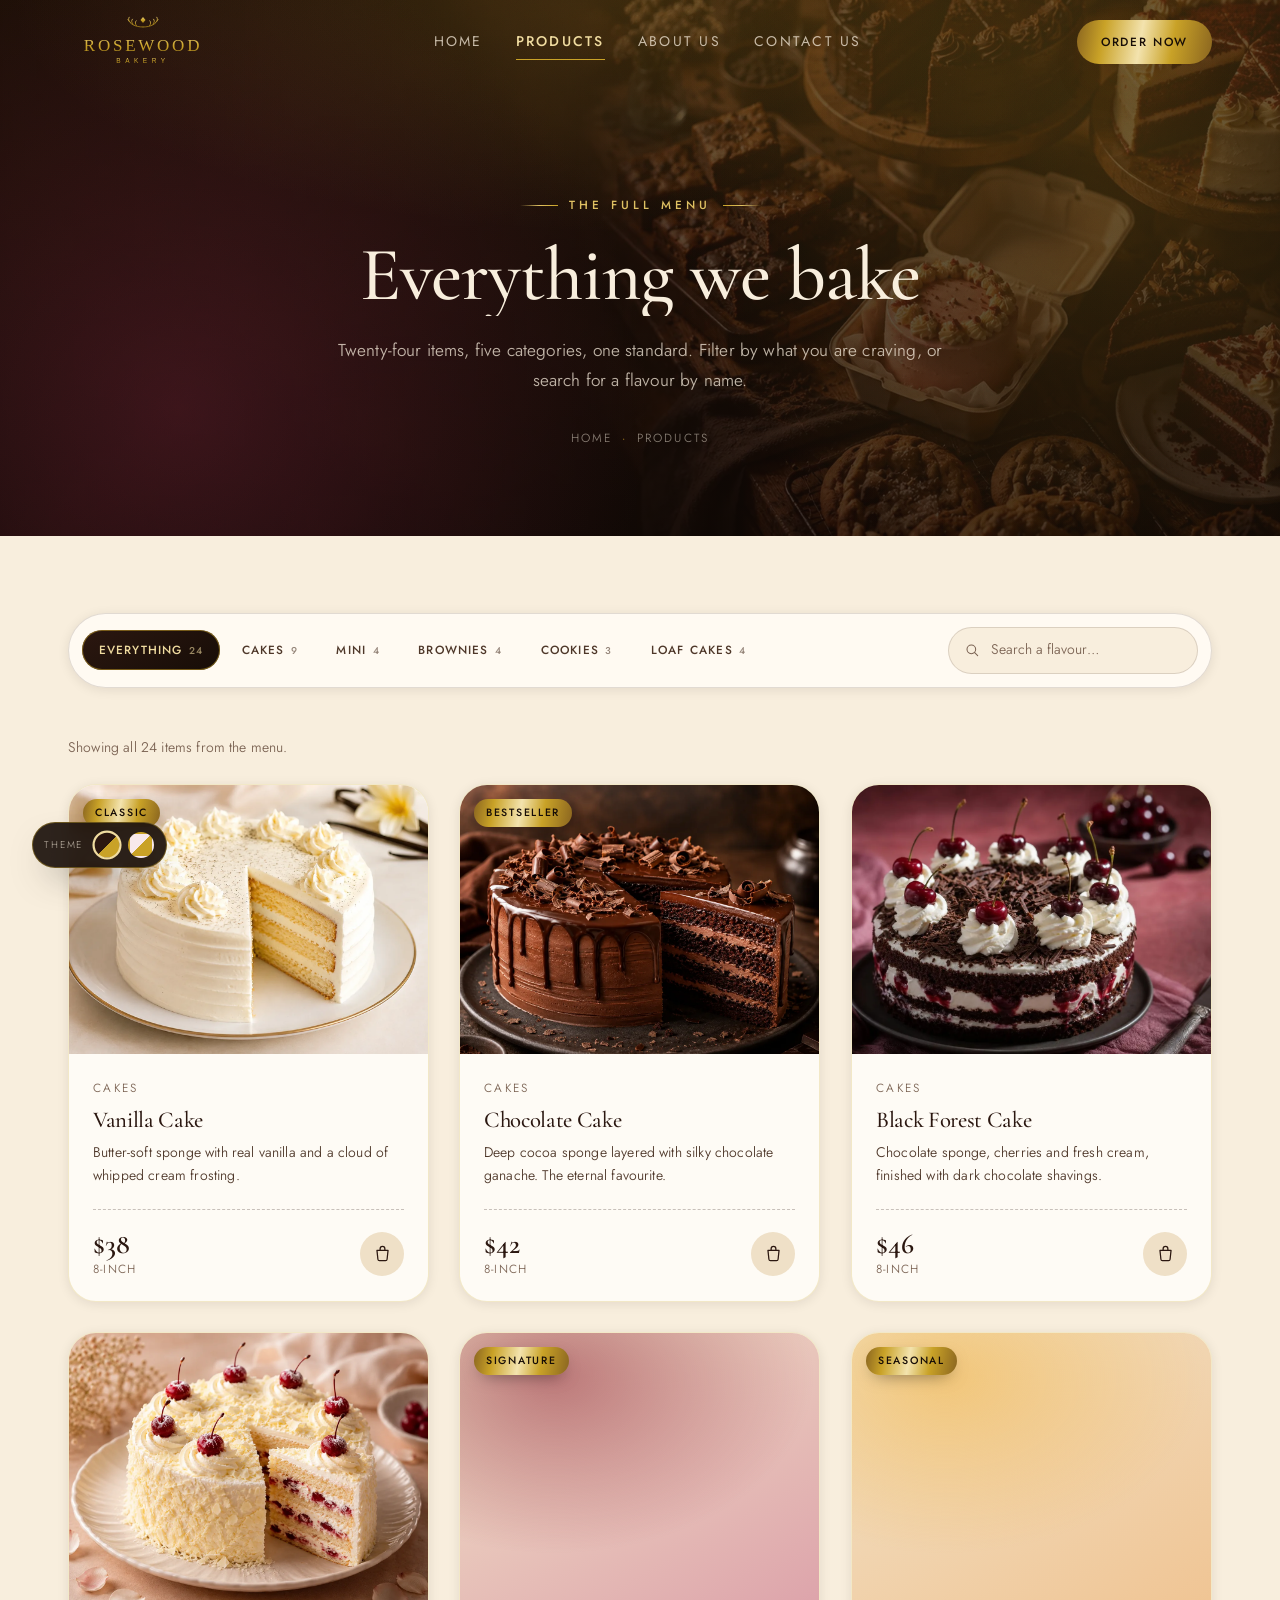
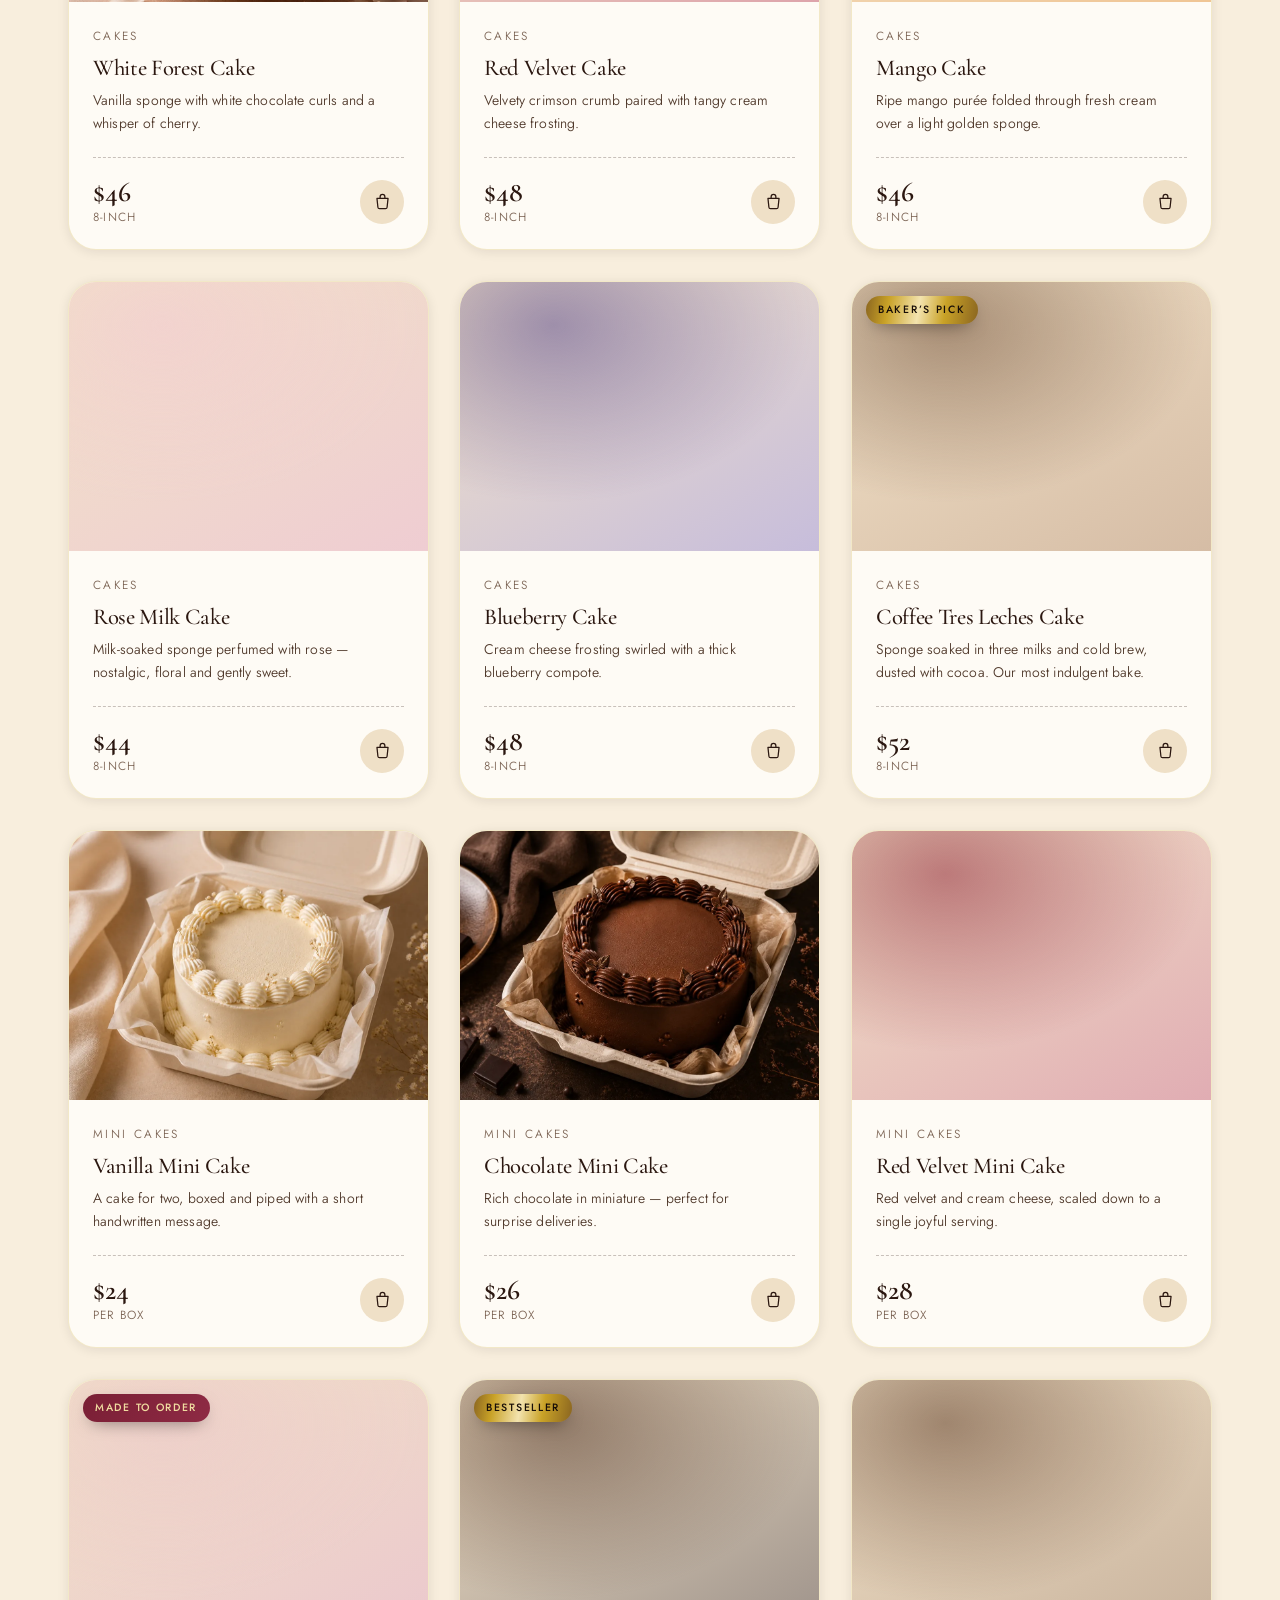
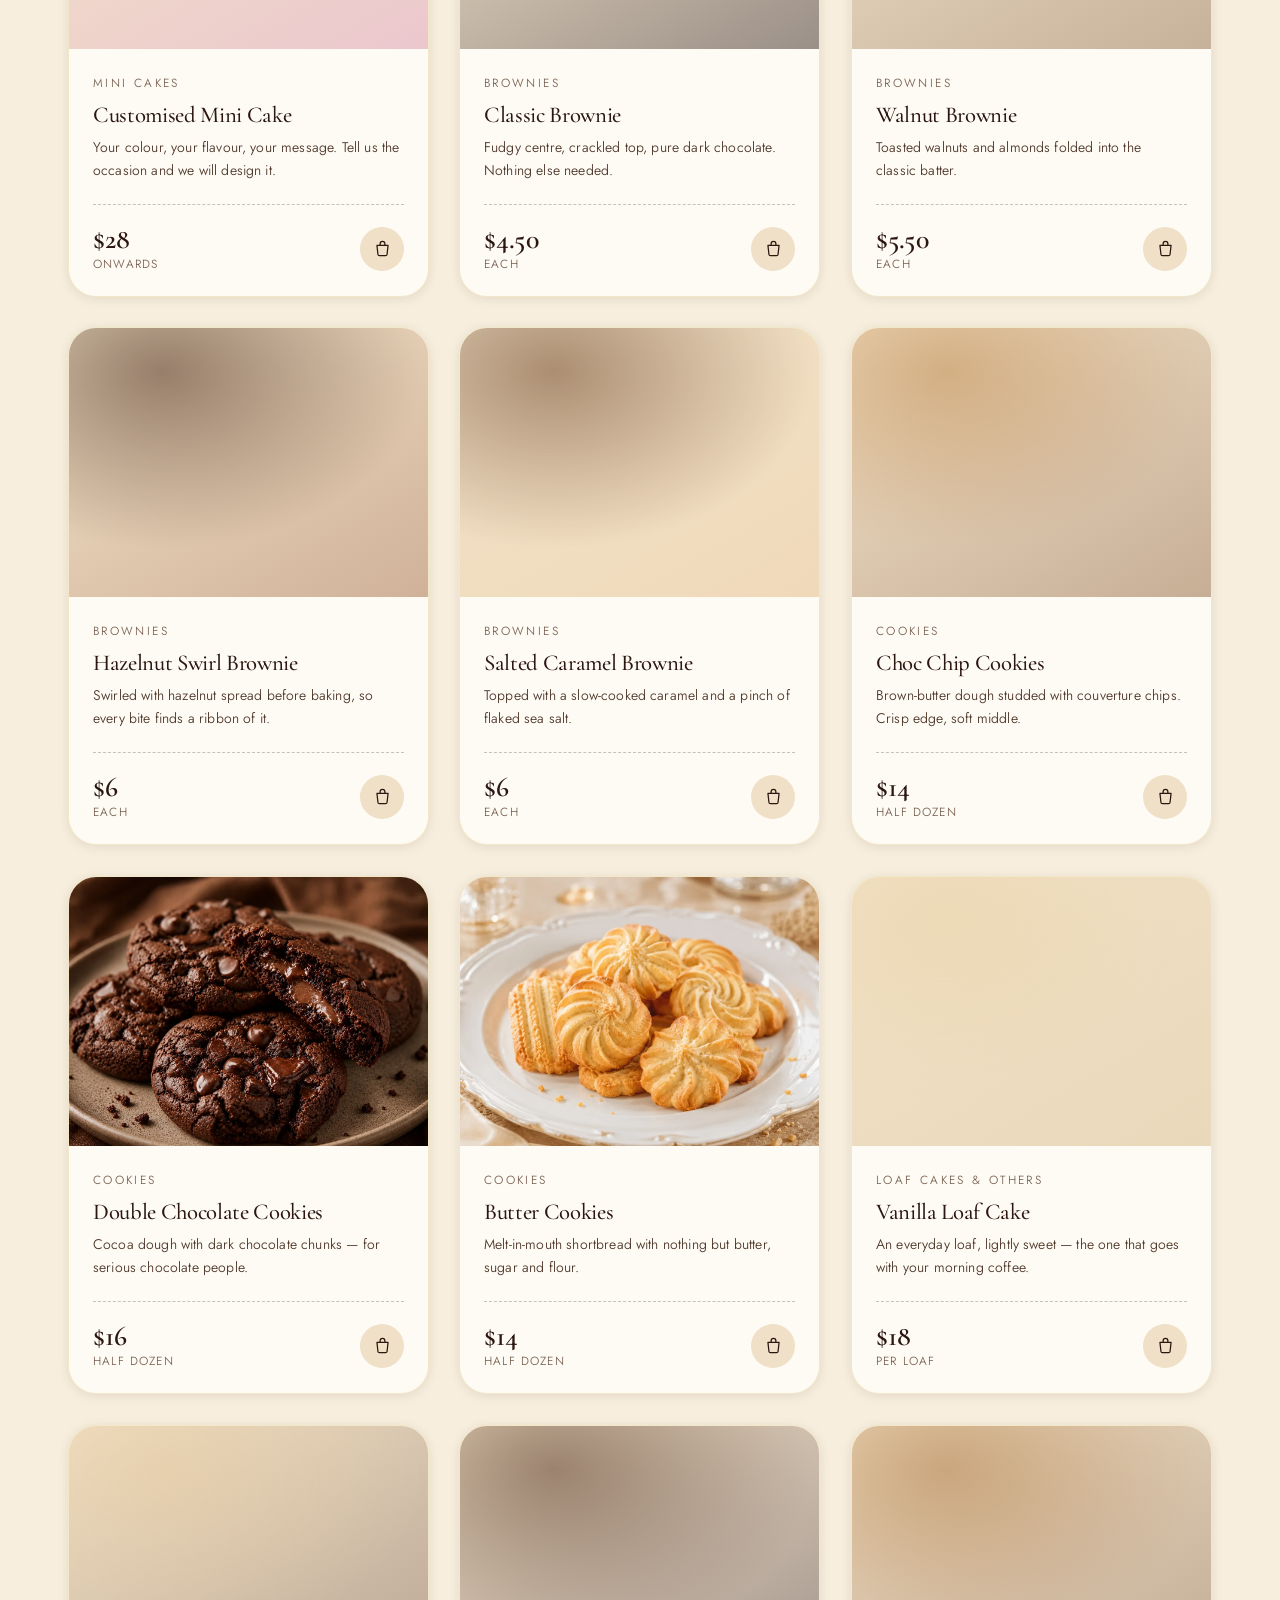
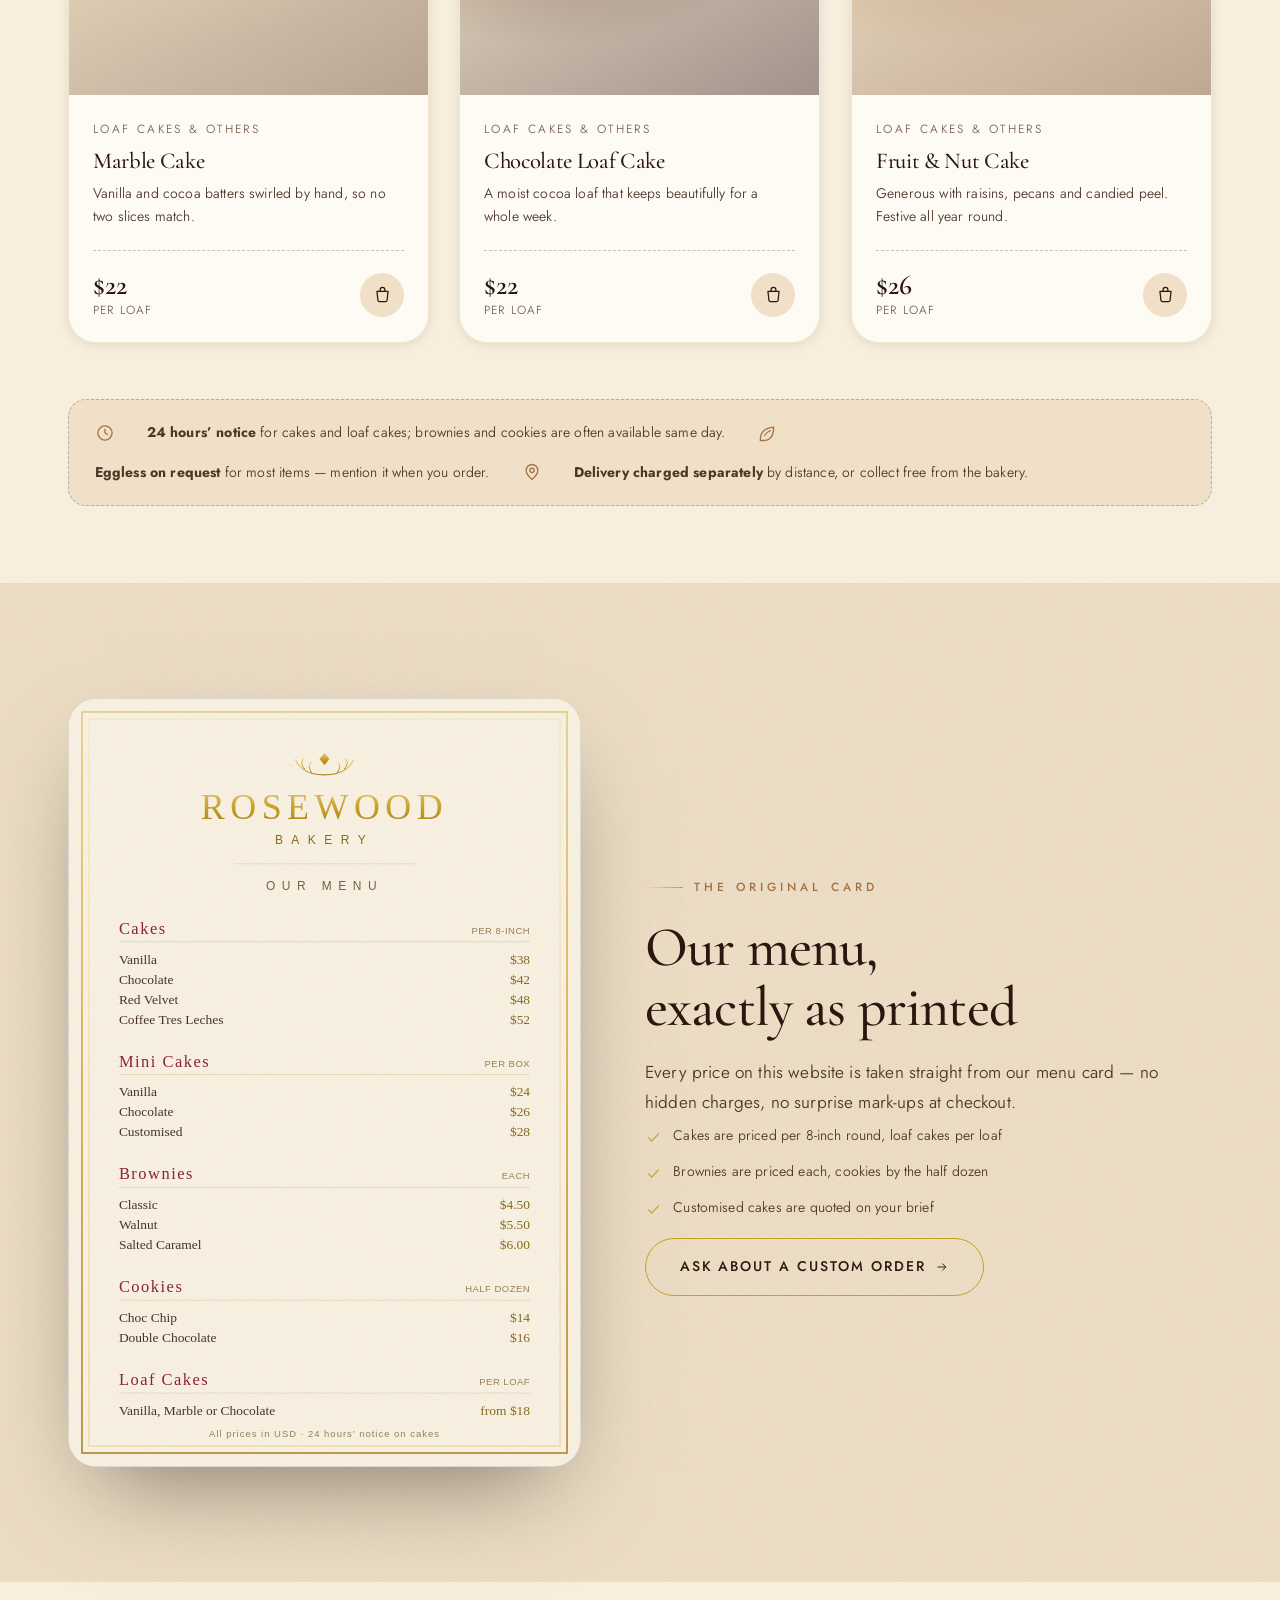
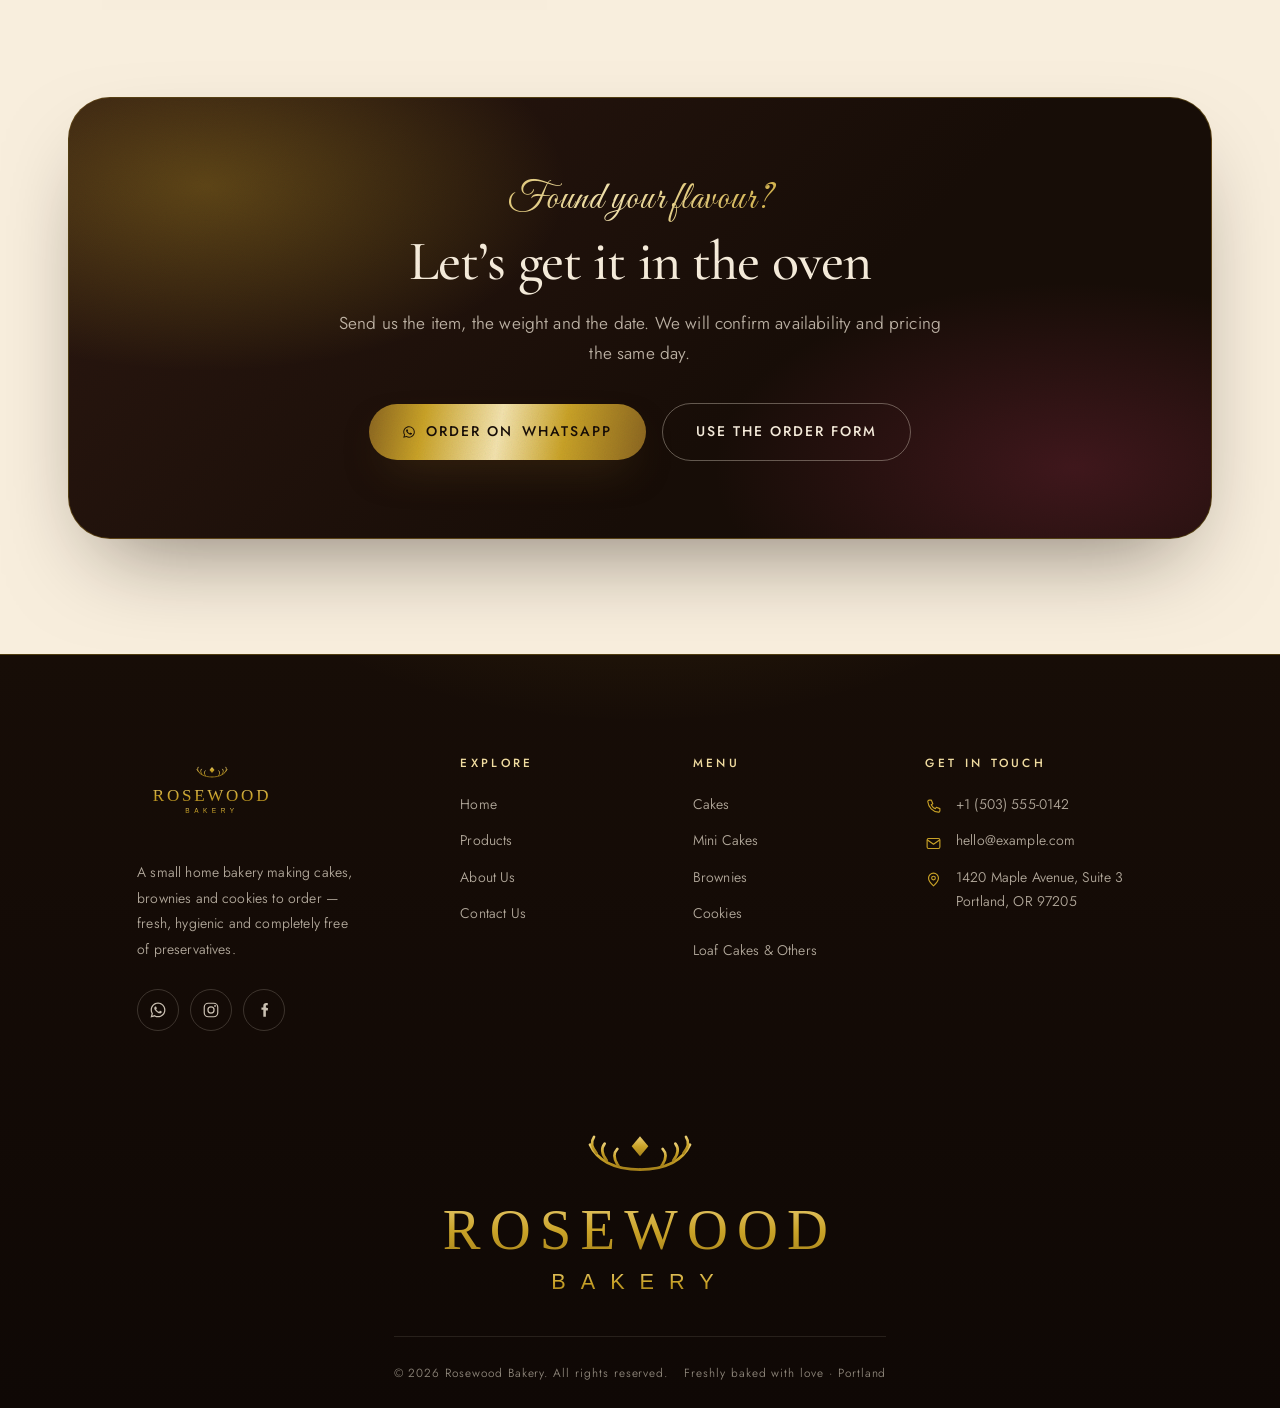
<file: products.html>
<!DOCTYPE html>
<html lang="en-US">

<head>
  <meta charset="UTF-8">
  <meta name="viewport" content="width=device-width, initial-scale=1">
  <!-- ======================================================================
       TEMPLATE TODO — change these before you go live
       ----------------------------------------------------------------------
       1. Replace every "https://www.example.com" below with your own domain.
       2. Rewrite <title> and the description to name YOUR bakery and YOUR town.
       3. In the block below, fill in your real address, hours and prices, and
          add your phone number as   "telephone": "+15035550142",
       4. Do the same in the other three pages, then in sitemap.xml + robots.txt.
       A step-by-step walkthrough is in  docs/index.html.
       ====================================================================== -->

  <title>Cake Menu &amp; Prices — Rosewood Bakery, Portland</title>
  <meta name="description"
    content="The full menu and prices at Rosewood Bakery in Portland. Chocolate, red velvet, black forest and mango cakes from $38, mini cakes from $24, brownies from $4.50 and cookies from $14.">
  <link rel="canonical" href="https://www.example.com/products.html">
  <meta name="theme-color" content="#170D07">
  <meta name="robots" content="index, follow">

  <!-- how this page looks when shared on Facebook, WhatsApp, iMessage, etc. -->
  <meta property="og:type" content="website">
  <meta property="og:site_name" content="Rosewood Bakery">
  <meta property="og:locale" content="en_US">
  <meta property="og:url" content="https://www.example.com/products.html">
  <meta property="og:title" content="Cake Menu &amp; Prices — Rosewood Bakery, Portland">
  <meta property="og:description"
    content="The full menu and prices at Rosewood Bakery in Portland. Chocolate, red velvet, black forest and mango cakes from $38, mini cakes from $24, brownies from $4.50 and cookies from $14.">
  <meta property="og:image" content="https://www.example.com/assets/images/og-cover.jpg">
  <meta property="og:image:width" content="1200">
  <meta property="og:image:height" content="630">
  <meta name="twitter:card" content="summary_large_image">
  <meta name="twitter:title" content="Cake Menu &amp; Prices — Rosewood Bakery, Portland">
  <meta name="twitter:description"
    content="The full menu and prices at Rosewood Bakery in Portland. Chocolate, red velvet, black forest and mango cakes from $38, mini cakes from $24, brownies from $4.50 and cookies from $14.">
  <meta name="twitter:image" content="https://www.example.com/assets/images/og-cover.jpg">

  <!-- Tells Google you are a bakery, where you are and what you charge. -->
  <script type="application/ld+json">
  {
    "@context": "https://schema.org",
    "@type": "Bakery",
    "@id": "https://www.example.com/#bakery",
    "name": "Rosewood Bakery",
    "description": "Small-batch bakery in Portland making cakes, mini cakes, brownies, cookies and loaf cakes to order.",
    "slogan": "Freshly Baked With Love",
    "url": "https://www.example.com/",
    "logo": "https://www.example.com/assets/images/logo.svg",
    "image": "https://www.example.com/assets/images/og-cover.jpg",
    "email": "hello@example.com",
    "telephone": "+15035550142",
    "priceRange": "$4.50 - $52",
    "servesCuisine": ["Cakes", "Bakery", "Desserts"],
    "address": {
      "@type": "PostalAddress",
      "streetAddress": "1420 Maple Avenue, Suite 3",
      "addressLocality": "Portland",
      "postalCode": "97205",
      "addressRegion": "OR",
      "addressCountry": "US"
    },
    "areaServed": { "@type": "City", "name": "Portland" },
    "openingHoursSpecification": [
      { "@type": "OpeningHoursSpecification",
        "dayOfWeek": ["Monday","Tuesday","Wednesday","Thursday","Friday"],
        "opens": "09:00", "closes": "20:00" },
      { "@type": "OpeningHoursSpecification",
        "dayOfWeek": "Saturday", "opens": "09:00", "closes": "21:00" },
      { "@type": "OpeningHoursSpecification",
        "dayOfWeek": "Sunday", "opens": "10:00", "closes": "18:00" }
    ],
    "hasMenu": "https://www.example.com/products.html",
    "makesOffer": [
      { "@type": "Offer", "name": "Cakes",      "priceCurrency": "USD", "price": "38",   "description": "From $38 per 8-inch cake" },
      { "@type": "Offer", "name": "Mini Cakes", "priceCurrency": "USD", "price": "24",   "description": "From $24 per box" },
      { "@type": "Offer", "name": "Brownies",   "priceCurrency": "USD", "price": "4.50", "description": "From $4.50 each" },
      { "@type": "Offer", "name": "Cookies",    "priceCurrency": "USD", "price": "14",   "description": "From $14 per half dozen" }
    ]
  }
  </script>

  <link rel="icon" href="assets/images/favicon.svg" type="image/svg+xml">

  <link rel="preconnect" href="https://fonts.googleapis.com">
  <link rel="preconnect" href="https://fonts.gstatic.com" crossorigin>
  <link
    href="https://fonts.googleapis.com/css2?family=Cormorant+Garamond:ital,wght@0,400;0,500;0,600;1,400;1,500&family=Great+Vibes&family=Jost:wght@300;400;500&display=swap"
    rel="stylesheet">

  <link rel="stylesheet" href="assets/css/base.css?v=1">
  <link rel="stylesheet" href="assets/css/layout.css?v=1">
  <link rel="stylesheet" href="assets/css/components.css?v=1">
  <link rel="stylesheet" href="assets/css/animations.css?v=1">
  <link rel="stylesheet" href="assets/css/pages.css?v=1">
</head>

<body class="has-dark-hero page-products">
  <a class="skip-link" href="#main">Skip to content</a>
  <div class="scroll-progress" aria-hidden="true"></div>

  <header class="site-header">
    <div class="container">
      <a class="brand" href="index.html" aria-label="Rosewood Bakery home">
        <img src="./assets/images/logo.svg" class="mainlogo" alt="">
      </a>

      <nav class="nav" aria-label="Primary">
        <a class="nav__link" href="index.html">Home</a>
        <a class="nav__link is-active" href="products.html">Products</a>
        <a class="nav__link" href="about.html">About Us</a>
        <a class="nav__link" href="contact.html">Contact Us</a>
      </nav>

      <div class="header__actions">
        <a class="btn btn--gold btn--sm" data-link="order" href="#" target="_blank" rel="noopener">Order Now</a>
        <button class="nav-toggle" type="button" aria-label="Open menu" aria-expanded="false" aria-controls="navDrawer">
          <span class="nav-toggle__bars" aria-hidden="true"><span></span><span></span><span></span></span>
        </button>
      </div>
    </div>
  </header>

  <div class="nav-drawer" id="navDrawer" aria-hidden="true">
    <div class="nav-drawer__inner">
      <nav class="nav-drawer__list" aria-label="Mobile">
        <a href="index.html">Home</a>
        <a class="is-active" href="products.html">Products</a>
        <a href="about.html">About Us</a>
        <a href="contact.html">Contact Us</a>
      </nav>
      <div class="nav-drawer__meta">
        <p class="script" style="font-size:1.7rem">Life is sweeter with home baked goodies</p>
        <a class="btn btn--gold" style="margin-top:1.4rem" data-link="order" href="#" target="_blank"
          rel="noopener">Order on <span data-config="orderLabel">WhatsApp</span></a>
      </div>
    </div>
  </div>

  <main id="main">

    <!-- ====================================================================
       BANNER
       ==================================================================== -->
    <section class="page-banner grain">
      <div class="container page-banner__inner">
        <span class="eyebrow is-centered" data-reveal="fade">The full menu</span>
        <h1 data-split>Everything we bake</h1>
        <p class="lead" data-reveal="up" data-delay="300">
          Twenty-four items, five categories, one standard. Filter by what you are craving,
          or search for a flavour by name.
        </p>
        <nav class="breadcrumb" aria-label="Breadcrumb">
          <a href="index.html">Home</a>
          <span aria-hidden="true">&middot;</span>
          <span aria-current="page">Products</span>
        </nav>
      </div>
    </section>

    <!-- ====================================================================
       CATALOGUE
       ==================================================================== -->
    <section class="section section--tight">
      <div class="container">

        <div class="filter-bar">
          <div class="filter-tabs" id="filterTabs" role="group" aria-label="Filter by category"></div>
          <label class="search-field">
            <span class="sr-only">Search the menu</span>
            <span data-icon="search"></span>
            <input type="search" id="productSearch" placeholder="Search a flavour…" autocomplete="off">
          </label>
        </div>

        <p class="results-note" id="resultsNote" role="status"></p>

        <div class="product-grid" id="productGrid"><!-- rendered from data.js --></div>

        <div class="note-strip" style="margin-top:clamp(2.5rem,5vw,3.5rem)" data-reveal="up">
          <span data-icon="clock"></span>
          <span><strong>24 hours&rsquo; notice</strong> for cakes and loaf cakes; brownies and cookies are
            often available same day.</span>
          <span data-icon="leaf"></span>
          <span><strong>Eggless on request</strong> for most items — mention it when you order.</span>
          <span data-icon="pin"></span>
          <span><strong>Delivery charged separately</strong> by distance, or collect free from the bakery.</span>
        </div>

      </div>
    </section>

    <!-- ====================================================================
       PRINTED MENU CARD  (image: assets/images/menu-card.svg — editable text file)
       ==================================================================== -->
    <section class="section section--cream grain">
      <div class="container">
        <div class="menu-showcase">
          <div class="menu-showcase__img" data-reveal="scale">
            <img src="assets/images/menu-card.svg"
              alt="The printed Rosewood Bakery menu card listing cakes, mini cakes, brownies, cookies and loaf cakes with prices"
              loading="lazy" width="1024" height="1536">
          </div>
          <div class="split__copy">
            <span class="eyebrow" data-reveal="up">The original card</span>
            <h2 data-reveal="up" data-delay="60">Our menu, exactly as printed</h2>
            <p class="lead" data-reveal="up" data-delay="120">
              Every price on this website is taken straight from our menu card — no
              hidden charges, no surprise mark-ups at checkout.
            </p>
            <ul class="custom-panel__list" data-reveal="up" data-delay="180">
              <li><span data-icon="check"></span><span>Cakes are priced per 8-inch round, loaf cakes per loaf</span>
              </li>
              <li><span data-icon="check"></span><span>Brownies are priced each, cookies by the half dozen</span></li>
              <li><span data-icon="check"></span><span>Customised cakes are quoted on your brief</span></li>
            </ul>
            <a class="btn btn--ghost" href="contact.html" data-reveal="up" data-delay="240">
              Ask about a custom order <span class="btn-icon" data-icon="arrow"></span>
            </a>
          </div>
        </div>
      </div>
    </section>

    <!-- ====================================================================
       CTA
       ==================================================================== -->
    <section class="section">
      <div class="container">
        <div class="cta-band grain" data-reveal="rise">
          <p class="script">Found your flavour?</p>
          <h2>Let&rsquo;s get it in the oven</h2>
          <p class="lead">Send us the item, the weight and the date. We will confirm availability
            and pricing the same day.</p>
          <div class="cluster" style="justify-content:center">
            <a class="btn btn--gold" data-link="order" href="#" target="_blank" rel="noopener">
              <span class="btn-icon" data-icon="order"></span> Order on <span data-config="orderLabel">WhatsApp</span>
            </a>
            <a class="btn btn--outline-light" href="contact.html">Use the order form</a>
          </div>
        </div>
      </div>
    </section>

  </main>

  <footer class="site-footer">
    <div class="container footer-all">
      <div class="footer__grid">

        <div class="footer__brand">
          <a class="brand" href="index.html">
            <img src="./assets/images/logo.svg" class="mainlogo" alt="">
          </a>
          <p class="footer__about">
            A small home bakery making cakes, brownies and cookies to order —
            fresh, hygienic and completely free of preservatives.
          </p>
          <div class="footer__socials">
            <a data-link="order" href="#" target="_blank" rel="noopener" aria-label="Message us"><span
                data-icon="order"></span></a>
            <a data-link="instagram" href="#" target="_blank" rel="noopener" aria-label="Instagram"><span
                data-icon="instagram"></span></a>
            <a data-link="facebook" href="#" target="_blank" rel="noopener" aria-label="Facebook"><span
                data-icon="facebook"></span></a>
          </div>
        </div>

        <div>
          <h4 class="footer__title">Explore</h4>
          <ul class="footer__list">
            <li><a href="index.html">Home</a></li>
            <li><a href="products.html">Products</a></li>
            <li><a href="about.html">About Us</a></li>
            <li><a href="contact.html">Contact Us</a></li>
          </ul>
        </div>

        <div>
          <h4 class="footer__title">Menu</h4>
          <ul class="footer__list">
            <li><a href="products.html#cakes">Cakes</a></li>
            <li><a href="products.html#bento">Mini Cakes</a></li>
            <li><a href="products.html#brownies">Brownies</a></li>
            <li><a href="products.html#cookies">Cookies</a></li>
            <li><a href="products.html#teacakes">Loaf Cakes &amp; Others</a></li>
          </ul>
        </div>

        <div>
          <h4 class="footer__title">Get in touch</h4>
          <ul class="footer__list">
            <li class="footer__contact-item">
              <span data-icon="phone"></span>
              <a data-link="tel" href="#"><span data-config="phoneDisplay">+91 98765 43210</span></a>
            </li>
            <li class="footer__contact-item">
              <span data-icon="mail"></span>
              <a data-link="mail" href="#"><span data-config="email">hello@example.com</span></a>
            </li>
            <li class="footer__contact-item">
              <span data-icon="pin"></span>
              <span>
                <span data-config="addressLine1">Home Bakery Studio</span><br>
                <span data-config="addressLine2">Portland, Oregon</span>
              </span>
            </li>
          </ul>
        </div>

      </div>
      <img class="footer__watermark" src="./assets/images/logo.svg" aria-hidden="true"></img>

      <div class="footer__bar">
        <span>&copy; <span data-year>2026</span> Rosewood Bakery. All rights reserved.</span>
        <span>Freshly baked with love &middot; Portland</span>
      </div>
    </div>
  </footer>

  <a class="floating-order" data-link="order" href="#" target="_blank" rel="noopener">
    <span class="floating-order__icon" data-icon="order"></span>
    <span>Order now</span>
  </a>

  <script src="assets/js/data.js?v=1"></script>
  <script src="assets/js/visuals.js?v=1"></script>
  <script src="assets/js/scroll.js?v=1"></script>
  <script src="assets/js/app.js?v=1"></script>
  <!-- Colour-theme switcher (a deciding tool) — delete this line to remove it -->
  <script src="assets/js/theme.js?v=1"></script>
</body>

</html>
</file>
<file: assets/css/base.css>
/* ==========================================================================
   BAKERY TEMPLATE — base.css
   Design tokens, reset, typography, utilities, buttons
   ========================================================================== */

/* --------------------------------------------------------------------------
   1. Design tokens
   -------------------------------------------------------------------------- */
:root {

  /* ---- Deep neutrals: the base of the luxury scheme ---- */
  --noir: #0F0805;
  --espresso: #170D07;
  --cocoa: #2B1710;
  --choco: #45261A;
  --mocha: #6B3F28;
  --caramel: #A87244;
  --dark-top: #251409;

  /* ---- The same colours as raw R,G,B numbers ----
     Needed wherever a colour is used see-through, e.g. rgba(var(--gold-rgb), .4).
     Change these together with the colours above when you switch theme. */
  --noir-rgb: 15, 8, 5;
  --espresso-rgb: 23, 13, 7;
  --cocoa-rgb: 43, 23, 16;
  --dark-top-rgb: 37, 20, 9;
  --gold-rgb: 201, 162, 39;
  --gold-deep-rgb: 138, 101, 32;
  --gold-soft-rgb: 240, 220, 160;
  --rose-rgb: 142, 42, 68;
  --wine-rgb: 122, 31, 53;
  --cream-rgb: 248, 238, 221;

  /* ---- Metallic gold ramp ----
     A single flat gold reads as mustard. Real metal needs a dark edge, a
     mid tone and a bright highlight, which is what --grad-gold provides. */
  --gold-deep: #8A6520;
  --gold: #C9A227;
  --gold-mid: #DFC163;
  --gold-soft: #F0DCA0;
  --gold-glow: rgba(var(--gold-rgb), .32);
  --grad-gold: linear-gradient(100deg, #8A6520 0%, #C9A227 20%, #F3E3AE 47%, #C9A227 70%, #8A6520 100%);
  --grad-gold-warm: linear-gradient(120deg, #A87244 0%, #C9A227 55%, #E8CE7C 100%);

  /* ---- Accent: deep wine instead of dusty rose ---- */
  --wine: #7A1F35;
  --rose: #8E2A44;
  --blush: #F2D9DD;
  --blush-deep: #DCA9B3;

  /* ---- Light surfaces ---- */
  --ivory: #FEFBF5;
  --cream: #F8EEDD;
  --cream-2: #EFE0C7;

  /* ---- Background photo behind the hero and every page banner ----
     This is the default, used by any page with no picture of its own.
     Per-page pictures are set just below, under "ONE PICTURE PER PAGE".
     Use `none` to switch the photo off and keep the plain dark gradient. */
  --banner-image: url('../hero-bg/bg.webp');

  /* How dark the tint over that photo is. Higher = darker = easier to read.
     Drop to about .70 if you want the photo to show through more. */
  --banner-veil: .72;
  --hero-veil: .78;
}

/* ==========================================================================
   ONE PICTURE PER PAGE
   --------------------------------------------------------------------------
   Each page can have its own background photo. Put the file in
   assets/images/ and change the filename on that page's line below.

   All four start on the same hero-bg.webp, so the site looks right today.
   Change them one at a time as your new photos are ready.
   ========================================================================== */
body.page-home     { --banner-image: url('../hero-bg/hero-home.webp'); }
body.page-products { --banner-image: url('../hero-bg/hero-products.webp'); }
body.page-about    { --banner-image: url('../hero-bg/hero-about.webp'); }
body.page-contact  { --banner-image: url('../hero-bg/hero-contact.webp'); }

:root {

  /* Semantic */
  --bg: var(--cream);
  --surface: var(--ivory);
  --ink: #1A0E08;
  --ink-soft: #4E3729;
  --ink-muted: #7A6252;
  --line: rgba(var(--cocoa-rgb), .14);
  --line-strong: rgba(var(--cocoa-rgb), .26);

  /* Typography */
  --font-display: "Cormorant Garamond", "Playfair Display", Georgia, "Times New Roman", serif;
  --font-script: "Great Vibes", "Segoe Script", "Brush Script MT", cursive;
  --font-body: "Jost", "Inter", -apple-system, BlinkMacSystemFont, "Segoe UI", Roboto, sans-serif;

  /* Fluid type scale */
  --fs-hero: clamp(3rem, 9vw, 7.5rem);
  --fs-h1: clamp(2.5rem, 6vw, 4.75rem);
  --fs-h2: clamp(2rem, 4.4vw, 3.5rem);
  --fs-h3: clamp(1.35rem, 2.2vw, 1.85rem);
  --fs-lead: clamp(1.02rem, 1.35vw, 1.2rem);
  --fs-body: 1rem;
  --fs-small: .875rem;
  --fs-micro: .74rem;

  /* Spacing */
  --space-xs: .5rem;
  --space-sm: 1rem;
  --space-md: 1.75rem;
  --space-lg: 3rem;
  --space-xl: 5rem;
  --section-y: clamp(4.5rem, 9vw, 8.5rem);

  /* Layout */
  --container: 1240px;
  --container-narrow: 880px;
  --gutter: clamp(1.25rem, 4vw, 3rem);
  --header-h: 84px;

  /* Shape & depth */
  --radius-sm: 10px;
  --radius: 18px;
  --radius-lg: 28px;
  --radius-xl: 42px;
  --shadow-sm: 0 2px 12px rgba(var(--espresso-rgb), .09);
  --shadow: 0 18px 46px -20px rgba(var(--espresso-rgb), .36);
  --shadow-lg: 0 40px 92px -34px rgba(var(--espresso-rgb), .52);
  --shadow-gold: 0 18px 44px -20px rgba(var(--gold-deep-rgb), .55);

  /* Motion */
  --ease: cubic-bezier(.22, .61, .36, 1);
  --ease-out: cubic-bezier(.16, 1, .3, 1);
  --dur: .5s;
  --dur-slow: .9s;
}

/* ==========================================================================
   COLOUR THEMES
   --------------------------------------------------------------------------
   The site has two themes:

     1. CHOCOLATE & GOLD (dark)  — everything defined above this line.
                                   This is the default.
     2. BLUSH & GOLD (light)     — near the bottom of this file, switched on
                                   when <html> carries data-theme="blush".

   The two swatch buttons in the bottom-left corner switch between them.
   To remove that switcher before going live, delete this one line
       <script src="assets/js/theme.js?v=27"></script>
   from the four HTML files. Both themes stay available either way.
   ========================================================================== */

/* --------------------------------------------------------------------------
   2. Reset
   -------------------------------------------------------------------------- */
*,
*::before,
*::after {
  box-sizing: border-box;
}

* {
  margin: 0;
}

html {
  -webkit-text-size-adjust: 100%;
  scroll-behavior: smooth;
  scroll-padding-top: calc(var(--header-h) + 20px);
}

body {
  background: var(--bg);
  color: var(--ink);
  font-family: var(--font-body);
  font-size: var(--fs-body);
  font-weight: 350;
  line-height: 1.7;
  letter-spacing: .01em;
  -webkit-font-smoothing: antialiased;
  -moz-osx-font-smoothing: grayscale;
  overflow-x: hidden;
}

img,
svg,
video,
canvas {
  display: block;
  max-width: 100%;
}

img {
  height: auto;
}

button,
input,
select,
textarea {
  font: inherit;
  color: inherit;
}

button {
  background: none;
  border: 0;
  cursor: pointer;
}

a {
  color: inherit;
  text-decoration: none;
}

ul,
ol {
  list-style: none;
  padding: 0;
}

:focus-visible {
  outline: 2px solid var(--gold);
  outline-offset: 3px;
  border-radius: 4px;
}

::selection {
  background: var(--blush-deep);
  color: var(--cocoa);
}

::-webkit-scrollbar {
  width: 11px;
}

::-webkit-scrollbar-track {
  background: var(--cream-2);
}

::-webkit-scrollbar-thumb {
  background: linear-gradient(var(--caramel), var(--cocoa));
  border-radius: 99px;
  border: 3px solid var(--cream-2);
}

/* --------------------------------------------------------------------------
   3. Typography
   -------------------------------------------------------------------------- */
h1,
h2,
h3,
h4 {
  font-family: var(--font-display);
  font-weight: 500;
  line-height: 1.08;
  letter-spacing: -.015em;
  color: var(--cocoa);
  text-wrap: balance;
}

h1 {
  font-size: var(--fs-h1);
}

h2 {
  font-size: var(--fs-h2);
}

h3 {
  font-size: var(--fs-h3);
}

p {
  text-wrap: pretty;
}

.script {
  font-family: var(--font-script);
  font-weight: 400;
  letter-spacing: .02em;
  color: var(--rose);
  line-height: 1.3;
}

.lead {
  font-size: var(--fs-lead);
  color: var(--ink-soft);
  line-height: 1.75;
  max-width: 62ch;
}

.eyebrow {
  display: inline-flex;
  align-items: center;
  gap: .7rem;
  font-size: var(--fs-micro);
  font-weight: 500;
  letter-spacing: .34em;
  text-transform: uppercase;
  color: var(--caramel);
}

.eyebrow::before {
  content: "";
  width: 38px;
  height: 1px;
  background: linear-gradient(90deg, transparent, var(--gold-mid), var(--gold));
}

.eyebrow.is-centered::after {
  content: "";
  width: 38px;
  height: 1px;
  background: linear-gradient(90deg, var(--gold), var(--gold-mid), transparent);
}

.gold-text,
.gold-foil {
  background: var(--grad-gold);
  -webkit-background-clip: text;
  background-clip: text;
  color: transparent;
}

/* --------------------------------------------------------------------------
   4. Layout utilities
   -------------------------------------------------------------------------- */
.container {
  width: 100%;
  max-width: var(--container);
  margin-inline: auto;
  padding-inline: var(--gutter);
}

.container--narrow {
  max-width: var(--container-narrow);
}

.section {
  padding-block: var(--section-y);
  position: relative;
}

.section--tight {
  padding-block: clamp(3rem, 6vw, 5rem);
}

.section--cream {
  background: var(--cream-2);
}

/* Flat base rather than a vertical gradient: two dark sections in a row
   then merge into one chapter instead of showing a seam where the end of
   one gradient meets the start of the next. */
.section--dark {
  background:
    radial-gradient(70% 60% at 50% 0%, rgba(var(--gold-rgb), .11), transparent 64%),
    var(--espresso);
  color: var(--cream);
}

.section--dark h2,
.section--dark h3 {
  color: var(--cream);
}

.section--dark .lead {
  color: rgba(var(--cream-rgb), .72);
}

.section--dark .eyebrow {
  color: var(--gold-mid);
}

.section--dark .btn--ghost {
  --btn-fg: var(--cream);
  border-color: rgba(var(--gold-rgb), .5);
}

.section--dark .btn--ghost:hover {
  color: var(--espresso);
}

.section-head {
  max-width: 660px;
  margin-bottom: clamp(2.5rem, 5vw, 4rem);
}

.section-head.is-centered {
  margin-inline: auto;
  text-align: center;
}

.section-head .eyebrow {
  margin-bottom: 1.1rem;
}

.section-head h2 {
  margin-bottom: 1.1rem;
}

.section-head.is-centered .lead {
  margin-inline: auto;
}

.grid {
  display: grid;
  gap: clamp(1.25rem, 2.4vw, 2rem);
}

.grid--2 {
  grid-template-columns: repeat(2, 1fr);
}

.grid--3 {
  grid-template-columns: repeat(3, 1fr);
}

.grid--4 {
  grid-template-columns: repeat(4, 1fr);
}

.stack {
  display: flex;
  flex-direction: column;
  gap: var(--space-sm);
}

.cluster {
  display: flex;
  flex-wrap: wrap;
  align-items: center;
  gap: var(--space-sm);
}

.is-centered {
  text-align: center;
}

.sr-only {
  position: absolute;
  width: 1px;
  height: 1px;
  padding: 0;
  margin: -1px;
  overflow: hidden;
  clip: rect(0 0 0 0);
  white-space: nowrap;
  border: 0;
}

.skip-link {
  position: absolute;
  top: -100px;
  left: 1rem;
  z-index: 999;
  padding: .7rem 1.2rem;
  background: var(--cocoa);
  color: var(--cream);
  border-radius: 0 0 var(--radius-sm) var(--radius-sm);
}

.skip-link:focus {
  top: 0;
}

.rule-ornament {
  display: flex;
  align-items: center;
  justify-content: center;
  gap: 1rem;
  color: var(--gold);
}

.rule-ornament::before,
.rule-ornament::after {
  content: "";
  height: 1px;
  flex: 1;
  max-width: 130px;
  background: linear-gradient(90deg, transparent, var(--gold-glow), var(--gold));
}

.rule-ornament::after {
  background: linear-gradient(90deg, var(--gold), var(--gold-glow), transparent);
}

/* --------------------------------------------------------------------------
   5. Buttons & links
   -------------------------------------------------------------------------- */
.btn {
  --btn-bg: linear-gradient(150deg, var(--cocoa), var(--espresso));
  --btn-fg: var(--cream);
  position: relative;
  display: inline-flex;
  align-items: center;
  justify-content: center;
  gap: .6rem;
  padding: 1rem 2.1rem;
  border-radius: 999px;
  background: var(--btn-bg);
  color: var(--btn-fg);
  font-size: var(--fs-small);
  font-weight: 500;
  letter-spacing: .14em;
  text-transform: uppercase;
  white-space: nowrap;
  overflow: hidden;
  isolation: isolate;
  transition: transform var(--dur) var(--ease-out),
    box-shadow var(--dur) var(--ease-out),
    color var(--dur) var(--ease-out),
    border-color var(--dur) var(--ease-out);
}

.btn::before {
  content: "";
  position: absolute;
  inset: 0;
  z-index: -1;
  background: var(--grad-gold);
  transform: translateY(101%);
  transition: transform .55s var(--ease-out);
}

.btn:hover {
  transform: translateY(-3px);
  box-shadow: var(--shadow-gold);
  color: var(--espresso);
}

.btn:hover::before {
  transform: translateY(0);
}

.btn:active {
  transform: translateY(-1px);
}

.btn--ghost {
  --btn-bg: transparent;
  --btn-fg: var(--cocoa);
  border: 1px solid var(--gold);
}

.btn--ghost:hover {
  color: var(--espresso);
  border-color: transparent;
}

/* Solid gold leaf — the primary call to action */
.btn--gold {
  --btn-bg: var(--grad-gold);
  --btn-fg: var(--espresso);
  box-shadow: var(--shadow-gold);
}

.btn--gold::before {
  background: linear-gradient(150deg, var(--cocoa), var(--espresso));
}

.btn--gold:hover {
  color: var(--gold-soft);
}

.btn--light {
  --btn-bg: var(--cream);
  --btn-fg: var(--espresso);
}

.btn--outline-light {
  --btn-bg: transparent;
  --btn-fg: var(--cream);
  border: 1px solid rgba(var(--cream-rgb), .34);
}

.btn--sm {
  padding: .72rem 1.5rem;
  font-size: var(--fs-micro);
}

.btn-icon {
  width: 1em;
  height: 1em;
  flex: none;
}

.link-arrow {
  display: inline-flex;
  align-items: center;
  gap: .55rem;
  font-size: var(--fs-small);
  font-weight: 500;
  letter-spacing: .12em;
  text-transform: uppercase;
  color: var(--caramel);
  padding-bottom: 3px;
  background-image: linear-gradient(var(--gold), var(--gold));
  background-size: 0% 1px;
  background-repeat: no-repeat;
  background-position: 0 100%;
  transition: background-size .45s var(--ease-out), color .3s;
}

.link-arrow:hover {
  color: var(--cocoa);
  background-size: 100% 1px;
}

.link-arrow svg {
  transition: transform .4s var(--ease-out);
}

.link-arrow:hover svg {
  transform: translateX(5px);
}

/* --------------------------------------------------------------------------
   6. Paper grain texture
   -------------------------------------------------------------------------- */
.grain::after {
  content: "";
  position: absolute;
  inset: 0;
  pointer-events: none;
  opacity: .3;
  mix-blend-mode: multiply;
  background-image: url("data:image/svg+xml,%3Csvg xmlns='http://www.w3.org/2000/svg' width='180' height='180'%3E%3Cfilter id='n'%3E%3CfeTurbulence type='fractalNoise' baseFrequency='.85' numOctaves='3'/%3E%3C/filter%3E%3Crect width='100%25' height='100%25' filter='url(%23n)' opacity='.42'/%3E%3C/svg%3E");
}

/* --------------------------------------------------------------------------
   7. Responsive
   -------------------------------------------------------------------------- */
@media (max-width: 1024px) {
  .grid--4 {
    grid-template-columns: repeat(2, 1fr);
  }

  .grid--3 {
    grid-template-columns: repeat(2, 1fr);
  }
}

@media (max-width: 680px) {
  :root {
    --header-h: 70px;
  }

  .grid--2,
  .grid--3,
  .grid--4 {
    grid-template-columns: 1fr;
  }

  .btn {
    padding: .9rem 1.7rem;
  }
}
/* ==========================================================================
   THEME 2 — BLUSH & GOLD (light)
   --------------------------------------------------------------------------
   Soft, romantic, feminine. Pale pink with champagne gold.

   A light theme is more than new colours: the hero, the page banners, the
   footer and the dark sections were all built for pale text on a dark
   ground. So this theme sets its palette AND the block below flips those
   surfaces over. --panel and --panel-2 are the two pale grounds that
   replace the dark ones.
   ========================================================================== */
:root[data-theme="blush"] {
  /* The two pale grounds that replace the dark ones.
     --panel   = hero and page banners
     --panel-2 = footer, marquee and the flipped "dark" sections (deeper,
                 so the sections still read as separate bands) */
  --panel: #FDF5F6;
  --panel-2: #F8E9EC;
  --panel-rgb: 253, 245, 246;
  --panel-2-rgb: 248, 233, 236;

  /* these stay genuinely dark — they are text and buttons, not backgrounds */
  --noir: #2A141C;      --noir-rgb: 42, 20, 28;
  --espresso: #331A22;  --espresso-rgb: 51, 26, 34;
  --cocoa: #4A2630;     --cocoa-rgb: 74, 38, 48;
  --choco: #63343F;
  --mocha: #7E4A56;
  --caramel: #A9707C;
  --dark-top: #3D1F29;  --dark-top-rgb: 61, 31, 41;

  --gold-deep: #A07A2A; --gold-deep-rgb: 160, 122, 42;
  --gold: #C9A227;      --gold-rgb: 201, 162, 39;
  --gold-mid: #DFC163;
  --gold-soft: #B08C22; --gold-soft-rgb: 176, 140, 34;
  --grad-gold: linear-gradient(100deg, #A07A2A 0%, #C9A227 20%, #EFDCA0 47%, #C9A227 70%, #A07A2A 100%);
  --grad-gold-warm: linear-gradient(120deg, #A9707C 0%, #C9A227 55%, #E8CE7C 100%);

  --wine: #A85A72;      --wine-rgb: 168, 90, 114;
  --rose: #C4788C;      --rose-rgb: 196, 120, 140;
  --blush: #FBE4E8;
  --blush-deep: #F0C3CC;

  --ivory: #FFFFFF;                 /* cards stay white so they lift off the pink */
  --cream: #FDF5F6;     --cream-rgb: 253, 245, 246;
  --cream-2: #F5DFE4;

  --bg: #FDF5F6;
  --ink: #3A1F27;
  --ink-soft: #6B4A54;
  --ink-muted: #9A7A84;

  --banner-veil: .93;
  --hero-veil: .95;
}

/* ==========================================================================
   Shared light-theme surface flips
   Every surface that was designed dark becomes pale, and its text goes dark.
   ========================================================================== */
/* The hero photographs are dark bakery scenes, shot for the dark theme.
   Simply thinning the pale veil over them turns the banner muddy and the
   dark text stops reading. So on the light theme the photo goes on its own
   layer and is BRIGHTENED, with an even pale veil above it:

       ::before   the photo, brightened          (behind everything)
       ::after    the pale veil                  (above the photo)
       content    headline and text              (above the veil)

   That way the picture stays clearly visible and the text stays readable.
   --photo-lift controls how bright, --photo-veil how strong the veil. */
:root[data-theme="blush"] {
  --photo-lift: 1.7;
  --photo-veil: .64;
}

:root[data-theme="blush"] .hero,
:root[data-theme="blush"] .page-banner{
  color: var(--ink);
  background:
    radial-gradient(85% 75% at 50% 0%, rgba(var(--gold-rgb), .12) 0%, transparent 58%),
    var(--panel);
}

:root[data-theme="blush"] .hero::before,
:root[data-theme="blush"] .page-banner::before{
  content: "";
  position: absolute;
  inset: 0;
  z-index: -4;
  background-image: var(--banner-image);
  background-size: cover;
  background-position: center right;
  background-repeat: no-repeat;
  filter: brightness(var(--photo-lift)) saturate(.8) contrast(.8);
}

/* The veil is strongest in the middle, where the words are, and fades out
   towards the edges so the photograph still shows. A flat veil either hides
   the picture or leaves the text sitting on a busy background — this does
   both jobs at once. */
:root[data-theme="blush"] .hero.grain::after,
:root[data-theme="blush"] .page-banner.grain::after{
  background-image: none;
  background:
    radial-gradient(72% 80% at 50% 50%,
      rgba(var(--panel-rgb), calc(var(--photo-veil) + .30)) 0%,
      rgba(var(--panel-rgb), calc(var(--photo-veil) + .16)) 48%,
      rgba(var(--panel-2-rgb), calc(var(--photo-veil) - .16)) 100%),
    linear-gradient(165deg,
      rgba(var(--panel-rgb), calc(var(--photo-veil) - .18)) 0%,
      rgba(var(--panel-2-rgb), calc(var(--photo-veil) - .14)) 100%);
  mix-blend-mode: normal;
  opacity: 1;
  z-index: 1;
}

:root[data-theme="blush"] .hero h1,
:root[data-theme="blush"] .page-banner h1{ color: var(--cocoa); }

/* over a photograph the softer greys stop reading, so the banner text uses
   the full-strength ink and the eyebrow uses the deep gold, not the pale one */
:root[data-theme="blush"] .hero__lead,
:root[data-theme="blush"] .page-banner .lead{ color: var(--ink); }

:root[data-theme="blush"] .page-banner .eyebrow,
:root[data-theme="blush"] .hero__eyebrow{ color: var(--gold-deep); }

:root[data-theme="blush"] .hero__trust{ border-top-color: rgba(var(--gold-rgb), .38); }

:root[data-theme="blush"] .breadcrumb{ color: var(--ink-soft); }
:root[data-theme="blush"] .hero__cue{ color: var(--ink-muted); }

/* the trust row is real content, so give it proper reading contrast
   (--ink-muted came out at 3.6:1 on pink, below the 4.5:1 minimum) */
:root[data-theme="blush"] .hero__trust-item span{ color: var(--ink-soft); }

/* floating price chips: white card instead of dark glass */
:root[data-theme="blush"] .hero__chip{
  background: rgba(255, 255, 255, .92);
  border-color: rgba(var(--gold-rgb), .5);
  color: var(--cocoa);
  box-shadow: 0 16px 34px -18px rgba(var(--cocoa-rgb), .4);
}

:root[data-theme="blush"] .hero .btn--ghost{ --btn-fg: var(--cocoa); }

/* marquee ribbon */
:root[data-theme="blush"] .marquee{
  background: var(--panel-2);
  color: var(--cocoa);
  border-block-color: rgba(var(--gold-rgb), .3);
}
:root[data-theme="blush"] .marquee__item{ color: var(--cocoa); }

/* the "dark" content sections */
:root[data-theme="blush"] .section--dark{
  color: var(--ink);
  background:
    radial-gradient(70% 60% at 50% 0%, rgba(var(--gold-rgb), .12), transparent 64%),
    var(--panel-2);
}
:root[data-theme="blush"] .section--dark h2,
:root[data-theme="blush"] .section--dark h3{ color: var(--cocoa); }
:root[data-theme="blush"] .section--dark .lead{ color: var(--ink-soft); }
:root[data-theme="blush"] .section--dark .feature{
  background: var(--ivory);
  border-color: rgba(var(--gold-rgb), .26);
}
:root[data-theme="blush"] .section--dark .feature p{ color: var(--ink-soft); }
:root[data-theme="blush"] .section--dark .stat__label{ color: var(--ink-muted); }
:root[data-theme="blush"] .section--dark .btn--ghost{ --btn-fg: var(--cocoa); }

/* call-to-action band */
:root[data-theme="blush"] .cta-band{
  color: var(--ink);
  background: linear-gradient(135deg, var(--panel) 0%, var(--panel-2) 70%);
  border-color: rgba(var(--gold-rgb), .4);
}
:root[data-theme="blush"] .cta-band h2{ color: var(--cocoa); }
:root[data-theme="blush"] .cta-band .lead{ color: var(--ink-soft); }
:root[data-theme="blush"] .btn--outline-light{
  --btn-fg: var(--cocoa);
  border-color: rgba(var(--gold-rgb), .5);
}

/* footer */
:root[data-theme="blush"] .site-footer{
  background: var(--panel-2);
  color: var(--ink-soft);
  border-top-color: rgba(var(--gold-rgb), .45);
}
:root[data-theme="blush"] .footer__brand .brand__name{ color: var(--cocoa); }
:root[data-theme="blush"] .footer__title{ color: var(--caramel); }
:root[data-theme="blush"] .footer__socials a{
  border-color: rgba(var(--cocoa-rgb), .22);
  color: var(--ink-soft);
}
:root[data-theme="blush"] .footer__bar{
  color: var(--ink-muted);
  border-top-color: rgba(var(--cocoa-rgb), .14);
}

/* header: dark text on the pale hero, pale glass when stuck */
:root[data-theme="blush"] .site-header.is-stuck{
  background: rgba(255, 255, 255, .88);
  box-shadow: 0 12px 36px -24px rgba(var(--cocoa-rgb), .7);
}
:root[data-theme="blush"] .site-header.is-stuck .nav__link,
:root[data-theme="blush"] body.has-dark-hero .site-header:not(.is-stuck) .nav__link{ color: var(--ink-soft); }
:root[data-theme="blush"] .site-header.is-stuck .nav__link:hover,
:root[data-theme="blush"] .site-header.is-stuck .nav__link.is-active,
:root[data-theme="blush"] body.has-dark-hero .site-header:not(.is-stuck) .nav__link:hover,
:root[data-theme="blush"] body.has-dark-hero .site-header:not(.is-stuck) .nav__link.is-active{ color: var(--cocoa); }
:root[data-theme="blush"] .site-header.is-stuck .nav-toggle__bars span,
:root[data-theme="blush"] body.has-dark-hero .site-header:not(.is-stuck) .nav-toggle__bars span{ background: var(--cocoa); }

/* mobile drawer */
:root[data-theme="blush"] .nav-drawer{
  background:
    radial-gradient(70% 60% at 50% 20%, rgba(var(--gold-rgb), .12), transparent 60%),
    linear-gradient(170deg, var(--panel), var(--panel-2));
}
:root[data-theme="blush"] .nav-drawer__list a{ color: var(--cocoa); }

/* the round badge over About-page pictures keeps its dark ground for contrast */
:root[data-theme="blush"] .media-badge span{ color: rgba(255, 255, 255, .8); }

/* icon tiles inside a flipped section: keep the dark plum ground so the
   gold symbol has something to read against */
:root[data-theme="blush"] .section--dark .feature__icon{
  background: linear-gradient(140deg, var(--cocoa), var(--espresso));
  color: var(--gold-mid);
  box-shadow: inset 0 0 0 1px rgba(var(--gold-rgb), .45);
}
</file>
<file: assets/css/layout.css>
/* ==========================================================================
   BAKERY TEMPLATE — layout.css
   Header, navigation, page banner, marquee, footer
   ========================================================================== */

/* --------------------------------------------------------------------------
   1. Scroll progress bar
   -------------------------------------------------------------------------- */
.scroll-progress {
  position: fixed;
  inset: 0 auto auto 0;
  z-index: 200;
  height: 3px;
  width: 100%;
  transform: scaleX(0);
  transform-origin: 0 50%;
  background: linear-gradient(90deg, var(--caramel), var(--gold), var(--rose));
  will-change: transform;
}

/* --------------------------------------------------------------------------
   2. Header
   -------------------------------------------------------------------------- */
.mainlogo {
  width: 150px;
  height: 70px;
  object-fit: contain;
}

.site-header {
  position: fixed;
  inset: 0 0 auto 0;
  z-index: 150;
  height: var(--header-h);
  display: flex;
  align-items: center;
  transition: background .5s var(--ease), box-shadow .5s var(--ease),
    height .5s var(--ease), backdrop-filter .5s var(--ease);
}

.site-header::after {
  content: "";
  position: absolute;
  inset: auto 0 0 0;
  height: 1px;
  background: linear-gradient(90deg, transparent, var(--line-strong), transparent);
  opacity: 0;
  transition: opacity .5s var(--ease);
}

/* Sticky state is dark glass on every page — reads far more premium than
   a pale bar, and keeps one consistent identity across the site. */
.site-header.is-stuck {
  height: 68px;
  background: rgba(var(--espresso-rgb), .88);
  backdrop-filter: saturate(160%) blur(16px);
  -webkit-backdrop-filter: saturate(160%) blur(16px);
  box-shadow: 0 12px 36px -22px rgba(0, 0, 0, .9);
}

.site-header.is-stuck::after {
  opacity: 1;
  background: linear-gradient(90deg, transparent, rgba(var(--gold-rgb), .55), transparent);
}

/* --- Light-on-dark header treatment: sticky anywhere, or sitting on the
       dark hero at the top of the home page --- */
.site-header.is-stuck .brand__name,
body.has-dark-hero .site-header:not(.is-stuck) .brand__name {
  color: var(--cream);
}

.site-header.is-stuck .brand__tag,
body.has-dark-hero .site-header:not(.is-stuck) .brand__tag {
  color: var(--gold-mid);
}

.site-header.is-stuck .brand__mark,
body.has-dark-hero .site-header:not(.is-stuck) .brand__mark {
  background: var(--grad-gold);
  color: var(--espresso);
  box-shadow: inset 0 0 0 1px rgba(var(--gold-soft-rgb), .6), var(--shadow-sm);
}

.site-header.is-stuck .nav__link,
body.has-dark-hero .site-header:not(.is-stuck) .nav__link {
  color: rgba(var(--cream-rgb), .74);
}

.site-header.is-stuck .nav__link:hover,
.site-header.is-stuck .nav__link.is-active,
body.has-dark-hero .site-header:not(.is-stuck) .nav__link:hover,
body.has-dark-hero .site-header:not(.is-stuck) .nav__link.is-active {
  color: var(--gold-soft);
}

.site-header.is-stuck .nav-toggle,
body.has-dark-hero .site-header:not(.is-stuck) .nav-toggle {
  border-color: rgba(var(--gold-rgb), .45);
}

.site-header.is-stuck .nav-toggle:hover,
body.has-dark-hero .site-header:not(.is-stuck) .nav-toggle:hover {
  background: rgba(var(--gold-rgb), .14);
}

.site-header.is-stuck .nav-toggle__bars span,
body.has-dark-hero .site-header:not(.is-stuck) .nav-toggle__bars span {
  background: var(--cream);
}

/* Hidden on scroll-down, shown on scroll-up */
.site-header.is-hidden {
  transform: translateY(-102%);
}

.site-header {
  transition-property: background, box-shadow, height, backdrop-filter, transform;
}

.site-header .container {
  display: flex;
  align-items: center;
  justify-content: space-between;
  gap: var(--space-md);
}

/* Brand ------------------------------------------------------------------- */
.brand {
  display: inline-flex;
  align-items: center;
  gap: .8rem;
}

.brand image {}

.brand__mark {
  width: 44px;
  height: 44px;
  flex: none;
  display: grid;
  place-items: center;
  border-radius: 50%;
  background: linear-gradient(140deg, var(--cocoa), var(--espresso));
  color: var(--gold-soft);
  box-shadow: inset 0 0 0 1px var(--gold-glow), var(--shadow-sm);
  transition: transform .6s var(--ease-out);
}

.brand:hover .brand__mark {
  transform: rotate(-8deg) scale(1.06);
}

.brand__mark svg {
  width: 24px;
  height: 24px;
}

.brand__text {
  display: flex;
  flex-direction: column;
  line-height: 1;
}

.brand__name {
  font-family: var(--font-display);
  font-size: 1.42rem;
  font-weight: 600;
  letter-spacing: .01em;
  color: var(--cocoa);
}

.brand__tag {
  font-size: .58rem;
  letter-spacing: .3em;
  text-transform: uppercase;
  color: var(--caramel);
  margin-top: .28rem;
}

.site-header.is-stuck .brand__mark {
  width: 38px;
  height: 38px;
}

/* Navigation -------------------------------------------------------------- */
.nav {
  display: flex;
  align-items: center;
  gap: clamp(1.2rem, 2.6vw, 2.4rem);
}

.nav__link {
  position: relative;
  font-size: var(--fs-small);
  font-weight: 400;
  letter-spacing: .16em;
  text-transform: uppercase;
  color: var(--ink-soft);
  padding-block: .4rem;
  transition: color .35s var(--ease);
}

.nav__link::after {
  content: "";
  position: absolute;
  left: 0;
  bottom: 0;
  width: 100%;
  height: 1px;
  background: var(--gold);
  transform: scaleX(0);
  transform-origin: 100% 50%;
  transition: transform .45s var(--ease-out);
}

.nav__link:hover {
  color: var(--cocoa);
}

.nav__link:hover::after {
  transform: scaleX(1);
  transform-origin: 0 50%;
}

.nav__link.is-active {
  color: var(--cocoa);
  font-weight: 500;
}

.nav__link.is-active::after {
  transform: scaleX(1);
}

.header__actions {
  display: flex;
  align-items: center;
  gap: .9rem;
}

/* Mobile toggle ----------------------------------------------------------- */
.nav-toggle {
  display: none;
  width: 46px;
  height: 46px;
  border-radius: 50%;
  border: 1px solid var(--line-strong);
  place-items: center;
  transition: background .35s var(--ease), border-color .35s var(--ease);
}

.nav-toggle:hover {
  background: var(--cream-2);
}

.nav-toggle__bars {
  display: block;
  width: 20px;
  height: 12px;
  position: relative;
}

.nav-toggle__bars span {
  position: absolute;
  left: 0;
  height: 1.5px;
  width: 100%;
  background: var(--cocoa);
  border-radius: 2px;
  transition: transform .45s var(--ease-out), opacity .3s var(--ease);
}

.nav-toggle__bars span:nth-child(1) {
  top: 0;
}

.nav-toggle__bars span:nth-child(2) {
  top: 5px;
  width: 70%;
}

.nav-toggle__bars span:nth-child(3) {
  top: 10px;
}

body.nav-open .nav-toggle__bars span:nth-child(1) {
  transform: translateY(5px) rotate(45deg);
}

body.nav-open .nav-toggle__bars span:nth-child(2) {
  opacity: 0;
  transform: translateX(-8px);
}

body.nav-open .nav-toggle__bars span:nth-child(3) {
  transform: translateY(-5px) rotate(-45deg);
}

/* Mobile drawer ----------------------------------------------------------- */
.nav-drawer {
  position: fixed;
  inset: 0;
  z-index: 140;
  display: grid;
  place-items: center;
  background:
    radial-gradient(70% 60% at 50% 20%, rgba(var(--gold-rgb), .14), transparent 60%),
    linear-gradient(170deg, var(--espresso), var(--noir));
  clip-path: circle(0% at calc(100% - 46px) 42px);
  transition: clip-path .8s var(--ease-out);
  visibility: hidden;
}

body.nav-open .nav-drawer {
  clip-path: circle(150% at calc(100% - 46px) 42px);
  visibility: visible;
}

.nav-drawer__inner {
  text-align: center;
  padding: var(--gutter);
}

.nav-drawer__list {
  display: flex;
  flex-direction: column;
  gap: .4rem;
  margin-bottom: 2.4rem;
}

.nav-drawer__list a {
  font-family: var(--font-display);
  font-size: clamp(2rem, 9vw, 3.1rem);
  color: var(--cream);
  opacity: 0;
  transform: translateY(24px);
  transition: opacity .5s var(--ease), transform .6s var(--ease-out), color .3s;
}

body.nav-open .nav-drawer__list a {
  opacity: 1;
  transform: none;
}

body.nav-open .nav-drawer__list a:nth-child(1) {
  transition-delay: .18s;
}

body.nav-open .nav-drawer__list a:nth-child(2) {
  transition-delay: .26s;
}

body.nav-open .nav-drawer__list a:nth-child(3) {
  transition-delay: .34s;
}

body.nav-open .nav-drawer__list a:nth-child(4) {
  transition-delay: .42s;
}

.nav-drawer__list a:hover {
  color: var(--gold-soft);
}

.nav-drawer__list a.is-active {
  color: var(--gold-soft);
}

.nav-drawer .script {
  color: var(--gold-mid);
}

.nav-drawer__meta {
  opacity: 0;
  transform: translateY(20px);
  transition: opacity .5s .5s var(--ease), transform .6s .5s var(--ease-out);
}

body.nav-open .nav-drawer__meta {
  opacity: 1;
  transform: none;
}

body.nav-open {
  overflow: hidden;
}

@media (max-width: 900px) {

  .nav,
  .header__actions .btn {
    display: none;
  }

  .nav-toggle {
    display: grid;
  }
}

/* --------------------------------------------------------------------------
   3. Inner page banner
   -------------------------------------------------------------------------- */
.page-banner {
  position: relative;
  padding-top: calc(var(--header-h) + clamp(3.5rem, 8vw, 6.5rem));
  padding-bottom: clamp(3rem, 7vw, 5.5rem);
  color: var(--cream);
  /* Layers, top to bottom: gold glow, dark veil, the photo, a solid base.
     The veil is what keeps the headline readable over the picture. */
  background:
    radial-gradient(85% 75% at 50% 0%, rgba(var(--gold-rgb), .18) 0%, transparent 58%),
    linear-gradient(165deg,
      rgba(var(--dark-top-rgb), var(--banner-veil)) 0%,
      rgba(var(--espresso-rgb), var(--banner-veil)) 52%,
      rgba(var(--noir-rgb), calc(var(--banner-veil) + .06)) 100%),
    var(--banner-image) center right / cover no-repeat,
    var(--noir);
  overflow: hidden;
  text-align: center;
  isolation: isolate;
}

.page-banner::before {
  content: "";
  position: absolute;
  inset: 0;
  z-index: -1;
  background-image:
    radial-gradient(circle at 14% 76%, rgba(var(--rose-rgb), .34) 0, transparent 40%),
    radial-gradient(circle at 88% 26%, rgba(var(--gold-rgb), .2) 0, transparent 40%);
}

.page-banner__inner {
  position: relative;
  z-index: 2;
}

.page-banner .eyebrow {
  margin-bottom: 1.2rem;
  color: var(--gold-mid);
}

.page-banner h1 {
  margin-bottom: 1.2rem;
  color: var(--cream);
}

.page-banner .lead {
  margin-inline: auto;
  color: rgba(var(--cream-rgb), .74);
}

.breadcrumb {
  display: flex;
  justify-content: center;
  align-items: center;
  gap: .6rem;
  margin-top: 2rem;
  font-size: var(--fs-micro);
  letter-spacing: .18em;
  text-transform: uppercase;
  color: rgba(var(--cream-rgb), .5);
}

.breadcrumb a:hover {
  color: var(--gold-soft);
}

.breadcrumb span[aria-hidden] {
  color: var(--gold);
}

/* --------------------------------------------------------------------------
   4. Marquee ribbon
   -------------------------------------------------------------------------- */
.marquee {
  overflow: hidden;
  background: var(--espresso);
  color: var(--cream);
  padding-block: 1.15rem;
  border-block: 1px solid rgba(var(--gold-rgb), .22);
  user-select: none;
}

.marquee__track {
  display: flex;
  width: max-content;
  gap: 3.5rem;
  animation: marquee-scroll 38s linear infinite;
}

.marquee:hover .marquee__track {
  animation-play-state: paused;
}

.marquee__item {
  display: inline-flex;
  align-items: center;
  gap: 3.5rem;
  font-family: var(--font-display);
  font-size: clamp(1.05rem, 1.8vw, 1.45rem);
  letter-spacing: .06em;
  white-space: nowrap;
  color: rgba(var(--cream-rgb), .9);
}

.marquee__item::after {
  content: "";
  width: 7px;
  height: 7px;
  border-radius: 50%;
  background: var(--gold);
  flex: none;
}

@keyframes marquee-scroll {
  from {
    transform: translate3d(0, 0, 0);
  }

  to {
    transform: translate3d(-50%, 0, 0);
  }
}

/* --------------------------------------------------------------------------
   5. Footer
   -------------------------------------------------------------------------- */
.site-footer {
  position: relative;
  background: linear-gradient(180deg, var(--espresso), var(--noir));
  color: rgba(var(--cream-rgb), .7);
  padding-top: clamp(4rem, 8vw, 6.5rem);
  overflow: hidden;
  isolation: isolate;
  border-top: 1px solid rgba(var(--gold-rgb), .35);
}

.site-footer::before {
  content: "";
  position: absolute;
  inset: -40% 0 auto 0;
  height: 70%;
  z-index: -1;
  background: radial-gradient(60% 100% at 50% 0%, rgba(var(--gold-rgb), .2), transparent 70%);
}

.footer__grid {
  display: grid;
  grid-template-columns: 1.5fr 1fr 1fr 1.2fr;
  gap: clamp(2rem, 4vw, 3.5rem);
  padding-bottom: clamp(3rem, 6vw, 4.5rem);
}

.footer__brand .brand__name {
  color: var(--cream);
}

.footer__brand .brand__tag {
  color: var(--gold-mid);
}

.footer__brand .brand__mark {
  background: var(--grad-gold);
  color: var(--espresso);
}

.footer__about {
  margin-top: 1.5rem;
  max-width: 34ch;
  font-size: var(--fs-small);
  line-height: 1.85;
}

.footer__title {
  font-family: var(--font-body);
  font-size: var(--fs-micro);
  font-weight: 500;
  letter-spacing: .28em;
  text-transform: uppercase;
  color: var(--gold-soft);
  margin-bottom: 1.4rem;
}

.footer__list {
  display: flex;
  flex-direction: column;
  gap: .8rem;
  font-size: var(--fs-small);
}

.footer__list a,
.footer__list span {
  transition: color .3s var(--ease), padding-left .3s var(--ease);
}

.footer__list a:hover {
  color: var(--gold-soft);
  padding-left: 6px;
}

.footer__contact-item {
  display: flex;
  gap: .85rem;
  align-items: flex-start;
  font-size: var(--fs-small);
}

.footer__contact-item svg {
  width: 17px;
  height: 17px;
  flex: none;
  margin-top: .34rem;
  color: var(--gold);
}

.footer__contact-item a:hover {
  color: var(--gold-soft);
}

.footer__socials {
  display: flex;
  gap: .7rem;
  margin-top: 1.6rem;
}

.footer__socials a {
  width: 42px;
  height: 42px;
  display: grid;
  place-items: center;
  border-radius: 50%;
  border: 1px solid rgba(var(--cream-rgb), .18);
  color: rgba(var(--cream-rgb), .8);
  transition: transform .45s var(--ease-out), background .4s, color .4s, border-color .4s;
}

.footer__socials a:hover {
  transform: translateY(-4px);
  background: var(--grad-gold);
  border-color: transparent;
  color: var(--espresso);
}

.footer__socials svg {
  width: 18px;
  height: 18px;
}

.footer__bar {
  display: flex;
  flex-wrap: wrap;
  align-items: center;
  justify-content: space-between;
  gap: 1rem;
  padding-block: 1.6rem;
  border-top: 1px solid rgba(var(--cream-rgb), .1);
  font-size: var(--fs-micro);
  letter-spacing: .08em;
  color: rgba(var(--cream-rgb), .55);
}

.footer__bar a:hover {
  color: var(--gold-soft);
}

/* Giant watermark wordmark */
.footer__watermark {
  width: 500px;
  pointer-events: none;
  user-select: none;
}

.footer-all {
  display: flex;
  flex-direction: column;
  align-items: center;
}

@media (max-width: 900px) {
  .footer__grid {
    grid-template-columns: 1fr 1fr;
  }

  .mainlogo {
    width: 100px;
  }

  .footer__brand {
    grid-column: 1 / -1;
  }
}

@media (max-width: 560px) {
  .footer__grid {
    grid-template-columns: 1fr;
  }

  .footer__bar {
    justify-content: center;
    text-align: center;
  }
}

/* --------------------------------------------------------------------------
   6. Floating WhatsApp order button
   -------------------------------------------------------------------------- */
.floating-order {
  position: fixed;
  right: clamp(1rem, 3vw, 2rem);
  bottom: clamp(1rem, 3vw, 2rem);
  z-index: 120;
  display: inline-flex;
  align-items: center;
  gap: .7rem;
  padding: .85rem 1.35rem .85rem .95rem;
  border-radius: 999px;
  background: linear-gradient(135deg, var(--cocoa), var(--espresso));
  color: var(--cream);
  font-size: var(--fs-micro);
  letter-spacing: .16em;
  text-transform: uppercase;
  box-shadow: var(--shadow);
  opacity: 0;
  transform: translateY(24px) scale(.9);
  pointer-events: none;
  transition: opacity .5s var(--ease), transform .6s var(--ease-out), box-shadow .4s;
}

.floating-order.is-visible {
  opacity: 1;
  transform: none;
  pointer-events: auto;
}

.floating-order:hover {
  box-shadow: var(--shadow-lg);
  transform: translateY(-3px);
}

.floating-order__icon {
  width: 34px;
  height: 34px;
  flex: none;
  display: grid;
  place-items: center;
  border-radius: 50%;
  background: linear-gradient(135deg, var(--caramel), var(--gold));
  color: var(--espresso);
}

.floating-order__icon svg {
  width: 18px;
  height: 18px;
}

@media (max-width: 520px) {
  .floating-order {
    padding: .55rem;
  }

  /* Hide only the "Order now" label — NOT the icon, which is also a <span>.
     A bare `.floating-order span` rule hid both and left an empty circle. */
  .floating-order>span:not(.floating-order__icon) {
    display: none;
  }

  .floating-order__icon {
    width: 44px;
    height: 44px;
  }

  .floating-order__icon svg {
    width: 22px;
    height: 22px;
  }
}
</file>
<file: assets/css/components.css>
/* ==========================================================================
   BAKERY TEMPLATE — components.css
   Cards, product tiles, filters, stats, testimonials, forms, accordion
   ========================================================================== */

/* --------------------------------------------------------------------------
   1. Generic card
   -------------------------------------------------------------------------- */
.card {
  position: relative;
  background: var(--surface);
  border: 1px solid var(--line);
  border-radius: var(--radius-lg);
  padding: clamp(1.6rem, 2.6vw, 2.4rem);
  overflow: hidden;
  transition: transform .6s var(--ease-out), box-shadow .6s var(--ease-out), border-color .6s;
}

.card::before {
  content: "";
  position: absolute;
  inset: 0;
  background: linear-gradient(150deg, var(--gold-glow), transparent 42%);
  opacity: 0;
  transition: opacity .6s var(--ease);
  pointer-events: none;
}

.card:hover {
  transform: translateY(-6px);
  box-shadow: var(--shadow);
  border-color: transparent;
}

.card:hover::before {
  opacity: 1;
}

/* --------------------------------------------------------------------------
   2. Category card (home)
   -------------------------------------------------------------------------- */
.category-card {
  position: relative;
  display: flex;
  flex-direction: column;
  min-height: 380px;
  padding: clamp(1.6rem, 2.4vw, 2.2rem);
  border-radius: var(--radius-lg);
  background: var(--surface);
  border: 1px solid rgba(var(--gold-rgb), .22);
  box-shadow: var(--shadow-sm);
  overflow: hidden;
  isolation: isolate;
  transition: transform .7s var(--ease-out), box-shadow .7s var(--ease-out), border-color .6s;
}

.category-card::after {
  content: "";
  position: absolute;
  inset: auto 0 0 0;
  height: 3px;
  z-index: 3;
  background: var(--grad-gold);
  transform: scaleX(0);
  transform-origin: 0 50%;
  transition: transform .7s var(--ease-out);
}

.category-card:hover {
  border-color: rgba(var(--gold-rgb), .55);
}

.category-card:hover {
  transform: translateY(-10px);
  box-shadow: var(--shadow-lg);
}

.category-card:hover::after {
  transform: scaleX(1);
}

.category-card__art {
  position: relative;
  height: 190px;
  margin: -.4rem -.4rem 1.5rem;
  border-radius: var(--radius);
  display: grid;
  place-items: center;
  overflow: hidden;
  background: var(--tone-bg, var(--cream-2));
}

.category-card__art svg {
  width: 72%;
  height: auto;
  transition: transform .8s var(--ease-out);
}

.category-card:hover .category-card__art svg {
  transform: scale(1.07) rotate(-2deg);
}

.category-card__count {
  position: absolute;
  top: .8rem;
  right: .9rem;
  font-size: var(--fs-micro);
  letter-spacing: .16em;
  text-transform: uppercase;
  color: var(--cocoa);
  background: rgba(255, 252, 247, .78);
  backdrop-filter: blur(6px);
  padding: .3rem .75rem;
  border-radius: 999px;
}

.category-card h3 {
  margin-bottom: .55rem;
}

.category-card p {
  font-size: var(--fs-small);
  color: var(--ink-soft);
  margin-bottom: 1.4rem;
}

.category-card__foot {
  margin-top: auto;
  display: flex;
  align-items: center;
  justify-content: space-between;
  gap: 1rem;
}

.category-card__price {
  font-family: var(--font-display);
  font-size: 1.15rem;
  color: var(--ink-muted);
}

.category-card__price b {
  font-weight: 600;
  font-size: 1.4rem;
  background: var(--grad-gold);
  -webkit-background-clip: text;
  background-clip: text;
  color: transparent;
}

/* --------------------------------------------------------------------------
   3. Product card
   -------------------------------------------------------------------------- */
/* Photographs on product and category cards. `.card-photo` is emitted by
   BK_ART.photo(); `.category-cake-img` is kept as an alias for any older
   markup that still uses it. */
.card-photo,
.category-cake-img {
  width: 100%;
  height: 100%;
  object-fit: cover;
  object-position: center;
  display: block;
  border-radius: inherit;
  transition: transform .8s var(--ease-out);
}

.category-card:hover .card-photo,
.category-card:hover .category-cake-img,
.product-card:hover .card-photo {
  transform: scale(1.06);
}

/* The big home-page pictures are shown whole, not cropped to a box */
.hero__cake .card-photo,
.custom-panel__art .card-photo,
.story-step__art .card-photo {

  object-fit: cover;
  border-radius: 0;
}

/* Process-step pictures match the size of the line drawings they replace */
.story-step__art .card-photo {
  width: clamp(90px, 12vw, 140px);
  border-radius: var(--radius);
}


.product-card {
  position: relative;
  display: flex;
  flex-direction: column;
  background: var(--surface);
  border: 1px solid rgba(var(--gold-rgb), .22);
  box-shadow: var(--shadow-sm);
  border-radius: var(--radius-lg);
  overflow: hidden;
  transition: transform .6s var(--ease-out), box-shadow .6s var(--ease-out), border-color .5s;
}

.product-card:hover {
  transform: translateY(-8px);
  box-shadow: var(--shadow-lg);
  border-color: rgba(var(--gold-rgb), .55);
}

.product-card__art {
  position: relative;
  aspect-ratio: 4 / 3;
  display: grid;
  place-items: center;
  overflow: hidden;
  background: var(--tone-bg, var(--cream-2));
}

.product-card__art svg {
  width: 66%;
  height: auto;
  transition: transform .9s var(--ease-out);
}

.product-card:hover .product-card__art svg {
  transform: scale(1.08) translateY(-3px);
}

.product-card__art img {
  width: 100%;
  height: 100%;
  object-fit: cover;
  transition: transform .9s var(--ease-out);
}

.product-card:hover .product-card__art img {
  transform: scale(1.06);
}

.product-card__badge {
  position: absolute;
  top: .85rem;
  left: .85rem;
  display: inline-flex;
  align-items: center;
  gap: .35rem;
  padding: .32rem .78rem;
  border-radius: 999px;
  font-size: .66rem;
  font-weight: 500;
  letter-spacing: .16em;
  text-transform: uppercase;
  background: var(--grad-gold);
  color: var(--espresso);
  box-shadow: 0 6px 18px -8px rgba(0, 0, 0, .6);
}

.product-card__badge--rose {
  background: linear-gradient(120deg, var(--wine), var(--rose));
  color: var(--gold-soft);
}

.product-card__body {
  display: flex;
  flex-direction: column;
  flex: 1;
  padding: 1.5rem 1.5rem 1.6rem;
}

.product-card__cat {
  font-size: var(--fs-micro);
  letter-spacing: .2em;
  text-transform: uppercase;
  color: var(--ink-muted);
  margin-bottom: .6rem;
}

.product-card__body h3 {
  font-size: 1.42rem;
  margin-bottom: .5rem;
}

/* A light card sitting inside a dark section keeps its own dark type —
   otherwise `.section--dark h3` turns the product names cream-on-white. */
.section--dark .product-card h3,
.section--dark .category-card h3,
.section--dark .card h3,
.section--dark .info-tile h3,
.section--dark .testimonial p {
  color: var(--cocoa);
}

.product-card__desc {
  font-size: var(--fs-small);
  color: var(--ink-soft);
  line-height: 1.7;
  margin-bottom: 1.3rem;
}

.product-card__foot {
  margin-top: auto;
  display: flex;
  align-items: flex-end;
  justify-content: space-between;
  gap: 1rem;
  padding-top: 1.1rem;
  border-top: 1px dashed var(--line-strong);
}

.product-card__price {
  display: flex;
  flex-direction: column;
  line-height: 1.15;
}

.product-card__price b {
  font-family: var(--font-display);
  font-size: 1.75rem;
  font-weight: 600;
  color: var(--cocoa);
}

.product-card__unit {
  font-size: var(--fs-micro);
  letter-spacing: .1em;
  text-transform: uppercase;
  color: var(--ink-muted);
  margin-top: .15rem;
}

.product-card__order {
  width: 44px;
  height: 44px;
  flex: none;
  display: grid;
  place-items: center;
  border-radius: 50%;
  background: var(--cream-2);
  color: var(--cocoa);
  transition: background .45s var(--ease), color .45s var(--ease), transform .5s var(--ease-out);
}

.product-card__order:hover {
  background: var(--grad-gold);
  color: var(--espresso);
  transform: rotate(-8deg) scale(1.08);
  box-shadow: var(--shadow-gold);
}

.product-card__order svg {
  width: 19px;
  height: 19px;
}

/* --------------------------------------------------------------------------
   4. Filter bar (products page)
   -------------------------------------------------------------------------- */
.filter-bar {
  position: sticky;
  top: calc(var(--header-h) - 6px);
  z-index: 90;
  display: flex;
  flex-wrap: wrap;
  align-items: center;
  justify-content: space-between;
  gap: .75rem;
  margin-bottom: clamp(2rem, 4vw, 3rem);
  padding: .8rem;
  /* not a hard pill: the bar wraps to two rows on narrow screens and a
     999px radius reads as a mistake once it does */
  border-radius: var(--radius-xl);
  background: rgba(255, 252, 247, .86);
  backdrop-filter: saturate(160%) blur(14px);
  -webkit-backdrop-filter: saturate(160%) blur(14px);
  border: 1px solid var(--line);
  box-shadow: var(--shadow-sm);
}

.filter-tabs {
  display: flex;
  flex-wrap: wrap;
  gap: .3rem;
}

.filter-tab {
  padding: .62rem 1.05rem;
  border-radius: 999px;
  font-size: var(--fs-micro);
  font-weight: 500;
  letter-spacing: .1em;
  text-transform: uppercase;
  color: var(--ink-soft);
  transition: background .4s var(--ease), color .4s var(--ease);
}

.filter-tab:hover {
  background: var(--cream-2);
  color: var(--cocoa);
}

.filter-tab.is-active {
  background: linear-gradient(150deg, var(--cocoa), var(--espresso));
  color: var(--gold-soft);
  box-shadow: inset 0 0 0 1px rgba(var(--gold-rgb), .5);
}

.filter-tab span {
  font-size: .62rem;
  opacity: .6;
  margin-left: .4rem;
}

/* shrinks rather than wrapping to its own row when the tabs get wide */
.search-field {
  position: relative;
  display: flex;
  align-items: center;
  margin-left: auto;
  flex: 0 1 250px;
  min-width: 168px;
}

/* The magnifier is absolutely positioned, so the flex `align-items: center`
   above does not reach it — without an explicit top it fell back to its
   static position and sat low. Pin it to the true vertical centre. */
.search-field svg {
  position: absolute;
  left: 1rem;
  top: 50%;
  transform: translateY(-50%);
  width: 16px;
  height: 16px;
  /* the global `svg { max-width: 100% }` reset resolves against the field,
     which collapses this icon to nothing if the field is ever 0 wide */
  max-width: none;
  color: var(--ink-muted);
  pointer-events: none;
}

/* the wrapper span the icon is injected into must not add its own box */
.search-field>span[data-icon] {
  display: contents;
}

.search-field input {
  width: 100%;
  padding: .68rem 1rem .68rem 2.6rem;
  border-radius: 999px;
  border: 1px solid var(--line);
  background: var(--cream);
  font-size: var(--fs-small);
  transition: border-color .4s, background .4s, width .5s var(--ease);
}

.search-field input:focus {
  outline: none;
  border-color: var(--gold);
  background: var(--ivory);
}

.search-field input::placeholder {
  color: var(--ink-muted);
}

/* On narrow screens the tabs would wrap to four rows and a sticky bar that
   tall eats most of the screen — scroll them in one row instead. */
@media (max-width: 720px) {
  .filter-bar {
    position: static;
    flex-direction: column;
    align-items: stretch;
    gap: .7rem;
    padding: .7rem;
    border-radius: var(--radius-lg);
    /* safety net: nothing may spill out of the rounded bar */
    overflow: hidden;
  }

  /* In a COLUMN flex container the tab row's min-content width (all six tabs
     side by side) pushed it far wider than the bar, dragging the search field
     out of view with it. An explicit width pins both to the bar; the tabs
     then scroll inside themselves instead of overflowing. */
  .filter-tabs {
    flex-wrap: nowrap;
    overflow-x: auto;
    width: 100%;
    min-width: 0;
    scrollbar-width: none;
    -webkit-overflow-scrolling: touch;
  }

  .filter-tabs::-webkit-scrollbar {
    display: none;
  }

  .filter-tab {
    flex: none;
  }

  .search-field {
    margin-left: 0;
    flex: 0 0 auto;
    width: 100%;
    min-width: 0;
  }

  .search-field input {
    width: 100%;
    min-width: 0;
  }
}

.results-note {
  font-size: var(--fs-small);
  color: var(--ink-muted);
  margin-bottom: 1.5rem;
}

.empty-state {
  grid-column: 1 / -1;
  text-align: center;
  padding: clamp(3rem, 8vw, 5rem) 1rem;
  border: 1px dashed var(--line-strong);
  border-radius: var(--radius-lg);
  background: var(--surface);
}

.empty-state h3 {
  margin-bottom: .6rem;
}

.empty-state p {
  color: var(--ink-soft);
  margin-bottom: 1.6rem;
}

/* --------------------------------------------------------------------------
   5. Feature / value tiles
   -------------------------------------------------------------------------- */
.feature {
  display: flex;
  flex-direction: column;
  gap: 1rem;
  padding: clamp(1.7rem, 2.6vw, 2.3rem);
  border-radius: var(--radius-lg);
  background: var(--surface);
  border: 1px solid var(--line);
  transition: transform .6s var(--ease-out), box-shadow .6s var(--ease-out), background .6s;
}

.feature:hover {
  transform: translateY(-6px);
  box-shadow: var(--shadow);
}

.feature__icon {
  width: 56px;
  height: 56px;
  display: grid;
  place-items: center;
  border-radius: 16px;
  background: linear-gradient(140deg, var(--cocoa), var(--espresso));
  color: var(--gold-mid);
  box-shadow: inset 0 0 0 1px rgba(var(--gold-rgb), .45);
  transition: transform .6s var(--ease-out);
}

.feature:hover .feature__icon {
  transform: rotate(-6deg) scale(1.05);
}

.feature__icon svg {
  width: 26px;
  height: 26px;
}

.feature h3 {
  font-size: 1.28rem;
}

.feature p {
  font-size: var(--fs-small);
  color: var(--ink-soft);
}

.section--dark .feature {
  background: rgba(var(--cream-rgb), .045);
  border-color: rgba(var(--gold-rgb), .22);
}

.section--dark .feature:hover {
  border-color: rgba(var(--gold-rgb), .55);
}

.section--dark .feature p {
  color: rgba(var(--cream-rgb), .66);
}

.section--dark .feature__icon {
  background: rgba(var(--gold-rgb), .16);
  color: var(--gold-soft);
  box-shadow: inset 0 0 0 1px rgba(var(--gold-rgb), .45);
}

/* --------------------------------------------------------------------------
   6. Stats
   -------------------------------------------------------------------------- */
.stats {
  display: grid;
  grid-template-columns: repeat(4, 1fr);
  gap: clamp(1rem, 3vw, 2.5rem);
}

.stat {
  text-align: center;
  padding: 1rem .5rem;
  position: relative;
}

.stat+.stat::before {
  content: "";
  position: absolute;
  left: 0;
  top: 20%;
  bottom: 20%;
  width: 1px;
  background: linear-gradient(transparent, var(--line-strong), transparent);
}

.section--dark .stat+.stat::before {
  background: linear-gradient(transparent, rgba(var(--gold-rgb), .35), transparent);
}

.stat__num {
  font-family: var(--font-display);
  font-size: clamp(2.4rem, 5vw, 3.6rem);
  font-weight: 600;
  line-height: 1;
  color: var(--cocoa);
  display: flex;
  align-items: baseline;
  justify-content: center;
  gap: .05em;
}

.section--dark .stat__num {
  background: var(--grad-gold);
  -webkit-background-clip: text;
  background-clip: text;
  color: transparent;
}

.stat__label {
  margin-top: .8rem;
  font-size: var(--fs-micro);
  letter-spacing: .22em;
  text-transform: uppercase;
  color: var(--ink-muted);
}

.section--dark .stat__label {
  color: rgba(var(--cream-rgb), .6);
}

@media (max-width: 680px) {
  .stats {
    grid-template-columns: repeat(2, 1fr);
  }
}

/* --------------------------------------------------------------------------
   7. Testimonials
   -------------------------------------------------------------------------- */
.testimonial {
  position: relative;
  display: flex;
  flex-direction: column;
  gap: 1.4rem;
  padding: clamp(1.9rem, 3vw, 2.6rem);
  border-radius: var(--radius-lg);
  background: var(--surface);
  border: 1px solid var(--line);
  transition: transform .6s var(--ease-out), box-shadow .6s var(--ease-out);
}

.testimonial:hover {
  transform: translateY(-6px);
  box-shadow: var(--shadow);
}

.testimonial__quote {
  position: absolute;
  top: -.4rem;
  right: 1.4rem;
  font-family: var(--font-display);
  font-size: 6rem;
  line-height: 1;
  color: var(--gold-glow);
  pointer-events: none;
}

.testimonial__stars {
  display: flex;
  gap: .22rem;
  color: var(--gold);
}

.testimonial__stars svg {
  width: 16px;
  height: 16px;
}

.testimonial p {
  font-family: var(--font-display);
  font-size: 1.22rem;
  line-height: 1.6;
  color: var(--cocoa);
}

.testimonial__author {
  display: flex;
  align-items: center;
  gap: .9rem;
  margin-top: auto;
}

.testimonial__avatar {
  width: 46px;
  height: 46px;
  flex: none;
  display: grid;
  place-items: center;
  border-radius: 50%;
  background: linear-gradient(140deg, var(--cocoa), var(--espresso));
  font-family: var(--font-display);
  font-size: 1.15rem;
  font-weight: 600;
  color: var(--gold-soft);
  box-shadow: inset 0 0 0 1px rgba(var(--gold-rgb), .45);
}

.testimonial__name {
  font-weight: 500;
  color: var(--cocoa);
  line-height: 1.3;
}

.testimonial__meta {
  font-size: var(--fs-micro);
  letter-spacing: .12em;
  text-transform: uppercase;
  color: var(--ink-muted);
}

/* --------------------------------------------------------------------------
   8. Timeline (about page)
   -------------------------------------------------------------------------- */
.timeline {
  position: relative;
  padding-left: 2.6rem;
}

.timeline::before {
  content: "";
  position: absolute;
  left: 9px;
  top: .6rem;
  bottom: .6rem;
  width: 1px;
  background: linear-gradient(var(--gold), var(--blush-deep), transparent);
}

.timeline__item {
  position: relative;
  padding-bottom: 2.8rem;
}

.timeline__item:last-child {
  padding-bottom: 0;
}

.timeline__item::before {
  content: "";
  position: absolute;
  left: -2.6rem;
  top: .5rem;
  width: 19px;
  height: 19px;
  border-radius: 50%;
  background: var(--cream);
  border: 1px solid var(--gold);
  box-shadow: 0 0 0 5px var(--cream);
}

.timeline__item::after {
  content: "";
  position: absolute;
  left: calc(-2.6rem + 6px);
  top: calc(.5rem + 6px);
  width: 7px;
  height: 7px;
  border-radius: 50%;
  background: linear-gradient(140deg, var(--caramel), var(--gold));
}

.timeline__year {
  font-size: var(--fs-micro);
  letter-spacing: .24em;
  text-transform: uppercase;
  color: var(--caramel);
  margin-bottom: .5rem;
}

.timeline__item h3 {
  font-size: 1.4rem;
  margin-bottom: .5rem;
}

.timeline__item p {
  font-size: var(--fs-small);
  color: var(--ink-soft);
}

/* --------------------------------------------------------------------------
   9. Forms
   -------------------------------------------------------------------------- */
.form {
  display: grid;
  gap: 1.25rem;
}

.form__row {
  display: grid;
  grid-template-columns: 1fr 1fr;
  gap: 1.25rem;
}

@media (max-width: 620px) {
  .form__row {
    grid-template-columns: 1fr;
  }
}

.field {
  display: flex;
  flex-direction: column;
  gap: .5rem;
}

.field label {
  font-size: var(--fs-micro);
  font-weight: 500;
  letter-spacing: .18em;
  text-transform: uppercase;
  color: var(--ink-soft);
}

.field label .req {
  color: var(--rose);
}

.field input,
.field select,
.field textarea {
  width: 100%;
  padding: .95rem 1.1rem;
  border-radius: var(--radius-sm);
  border: 1px solid var(--line);
  background: var(--surface);
  font-size: var(--fs-body);
  font-weight: 350;
  transition: border-color .35s var(--ease), box-shadow .35s var(--ease), background .35s;
}

.field textarea {
  min-height: 140px;
  resize: vertical;
  line-height: 1.7;
}

.field select {
  appearance: none;
  cursor: pointer;
  background-image: url("data:image/svg+xml,%3Csvg xmlns='http://www.w3.org/2000/svg' width='14' height='9' viewBox='0 0 14 9' fill='none'%3E%3Cpath d='M1 1l6 6 6-6' stroke='%236B5347' stroke-width='1.6' stroke-linecap='round'/%3E%3C/svg%3E");
  background-repeat: no-repeat;
  background-position: right 1.1rem center;
  padding-right: 2.6rem;
}

.field input:focus,
.field select:focus,
.field textarea:focus {
  outline: none;
  border-color: var(--gold);
  box-shadow: 0 0 0 4px var(--gold-glow);
}

.field input::placeholder,
.field textarea::placeholder {
  color: var(--ink-muted);
}

.field.has-error input,
.field.has-error select,
.field.has-error textarea {
  border-color: var(--rose);
}

.field__error {
  font-size: var(--fs-micro);
  color: var(--rose);
  letter-spacing: .04em;
  text-transform: none;
  min-height: 1em;
}

.form__note {
  font-size: var(--fs-small);
  color: var(--ink-muted);
}

.form-success {
  display: none;
  gap: 1rem;
  align-items: flex-start;
  padding: 1.2rem 1.4rem;
  border-radius: var(--radius);
  background: linear-gradient(140deg, var(--blush), var(--cream-2));
  border: 1px solid var(--blush-deep);
}

.form-success.is-visible {
  display: flex;
}

.form-success svg {
  width: 22px;
  height: 22px;
  flex: none;
  color: var(--rose);
  margin-top: .2rem;
}

.form-success p {
  font-size: var(--fs-small);
  color: var(--cocoa);
}

/* --------------------------------------------------------------------------
   10. Accordion (FAQ)
   -------------------------------------------------------------------------- */
.accordion {
  border-top: 1px solid var(--line);
}

.accordion__item {
  border-bottom: 1px solid var(--line);
}

.accordion__trigger {
  width: 100%;
  display: flex;
  align-items: center;
  justify-content: space-between;
  gap: 1.5rem;
  padding: 1.5rem 0;
  text-align: left;
  font-family: var(--font-display);
  font-size: clamp(1.15rem, 1.9vw, 1.42rem);
  color: var(--cocoa);
  transition: color .35s var(--ease);
}

.accordion__trigger:hover {
  color: var(--caramel);
}

.accordion__icon {
  width: 34px;
  height: 34px;
  flex: none;
  display: grid;
  place-items: center;
  border-radius: 50%;
  border: 1px solid var(--line-strong);
  position: relative;
  transition: background .45s var(--ease), border-color .45s, transform .5s var(--ease-out);
}

.accordion__icon::before,
.accordion__icon::after {
  content: "";
  position: absolute;
  background: var(--cocoa);
  transition: transform .45s var(--ease-out), background .45s;
}

.accordion__icon::before {
  width: 13px;
  height: 1.5px;
}

.accordion__icon::after {
  width: 1.5px;
  height: 13px;
}

.accordion__item.is-open .accordion__icon {
  background: var(--grad-gold);
  border-color: transparent;
  transform: rotate(180deg);
}

.accordion__item.is-open .accordion__icon::after {
  transform: scaleY(0);
}

.accordion__item.is-open .accordion__icon::before {
  background: var(--espresso);
}

/* Height is driven by JS (see initAccordion): the `0fr -> 1fr` grid trick
   resolves to 0px in engines that size flexible tracks against indefinite
   free space, which collapses the panel permanently. */
.accordion__panel {
  height: 0;
  overflow: hidden;
  transition: height .5s var(--ease-out);
}

.accordion__panel p {
  padding-bottom: 1.6rem;
  color: var(--ink-soft);
  font-size: var(--fs-small);
  line-height: 1.85;
  max-width: 68ch;
}

/* --------------------------------------------------------------------------
   11. Info tiles (contact page)
   -------------------------------------------------------------------------- */
.info-tile {
  display: flex;
  flex-direction: column;
  gap: .9rem;
  padding: clamp(1.6rem, 2.5vw, 2.1rem);
  border-radius: var(--radius-lg);
  background: var(--surface);
  border: 1px solid var(--line);
  transition: transform .6s var(--ease-out), box-shadow .6s var(--ease-out);
}

.info-tile:hover {
  transform: translateY(-5px);
  box-shadow: var(--shadow);
}

.info-tile__icon {
  width: 48px;
  height: 48px;
  display: grid;
  place-items: center;
  border-radius: 14px;
  background: linear-gradient(140deg, var(--cocoa), var(--espresso));
  color: var(--gold-soft);
  box-shadow: inset 0 0 0 1px rgba(var(--gold-rgb), .45);
}

.info-tile:hover {
  border-color: rgba(var(--gold-rgb), .5);
}

.info-tile__icon svg {
  width: 22px;
  height: 22px;
}

.info-tile h3 {
  font-size: 1.2rem;
}

.info-tile p,
.info-tile a {
  font-size: var(--fs-small);
  color: var(--ink-soft);
  line-height: 1.75;
}

.info-tile a:hover {
  color: var(--caramel);
}

/* Opening hours list */
.hours-list {
  display: flex;
  flex-direction: column;
}

.hours-list li {
  display: flex;
  align-items: center;
  justify-content: space-between;
  gap: 1rem;
  padding: .85rem 0;
  border-bottom: 1px dashed var(--line);
  font-size: var(--fs-small);
}

.hours-list li:last-child {
  border-bottom: 0;
}

.hours-list__day {
  color: var(--ink-soft);
  letter-spacing: .04em;
}

.hours-list__time {
  font-weight: 500;
  color: var(--cocoa);
}

.hours-list li.is-closed .hours-list__time {
  color: var(--rose);
}

/* --------------------------------------------------------------------------
   12. CTA band
   -------------------------------------------------------------------------- */
.cta-band {
  position: relative;
  border-radius: var(--radius-xl);
  padding: clamp(2.8rem, 6vw, 5rem) clamp(1.6rem, 5vw, 4.5rem);
  background: linear-gradient(135deg, var(--cocoa) 0%, var(--espresso) 62%);
  color: var(--cream);
  text-align: center;
  overflow: hidden;
  isolation: isolate;
}

.cta-band {
  border: 1px solid rgba(var(--gold-rgb), .32);
  box-shadow: var(--shadow-lg);
}

.cta-band::before {
  content: "";
  position: absolute;
  inset: 0;
  z-index: -1;
  background:
    radial-gradient(45% 60% at 12% 20%, rgba(var(--gold-rgb), .34), transparent 70%),
    radial-gradient(45% 60% at 88% 84%, rgba(var(--rose-rgb), .34), transparent 70%);
}

.cta-band h2 {
  color: var(--cream);
  margin-bottom: 1rem;
}

.cta-band .lead {
  color: rgba(var(--cream-rgb), .74);
  margin-inline: auto;
  margin-bottom: 2.2rem;
}

.cta-band .script {
  font-size: clamp(1.6rem, 3.4vw, 2.4rem);
  margin-bottom: .4rem;
  background: var(--grad-gold);
  -webkit-background-clip: text;
  background-clip: text;
  color: transparent;
}
</file>
<file: assets/css/animations.css>
/* ==========================================================================
   BAKERY TEMPLATE — animations.css
   Hero scroll choreography, reveal system, keyframes
   ========================================================================== */

/* --------------------------------------------------------------------------
   1. Reveal-on-scroll system
   Elements carry [data-reveal]; JS adds .is-revealed via IntersectionObserver.
   -------------------------------------------------------------------------- */
[data-reveal] {
  opacity: 0;
  transition:
    opacity .95s var(--ease-out),
    transform 1.05s var(--ease-out),
    clip-path 1.05s var(--ease-out),
    filter .95s var(--ease-out);
  transition-delay: var(--reveal-delay, 0ms);
  will-change: opacity, transform;
}

[data-reveal="up"] {
  transform: translate3d(0, 42px, 0);
}

[data-reveal="down"] {
  transform: translate3d(0, -34px, 0);
}

[data-reveal="left"] {
  transform: translate3d(-48px, 0, 0);
}

[data-reveal="right"] {
  transform: translate3d(48px, 0, 0);
}

[data-reveal="scale"] {
  transform: scale(.9);
}

[data-reveal="zoom"] {
  transform: scale(1.12);
  filter: blur(6px);
}

[data-reveal="rise"] {
  transform: translate3d(0, 70px, 0) scale(.97);
}

[data-reveal="mask"] {
  clip-path: inset(0 0 100% 0);
  transform: translate3d(0, 24px, 0);
}

[data-reveal="blur"] {
  filter: blur(12px);
  transform: translate3d(0, 20px, 0);
}

[data-reveal="fade"] {
  transform: none;
}

[data-reveal].is-revealed {
  opacity: 1;
  transform: none;
  filter: none;
  /* clip-path: inset(0 0 0 0); */
}

/* Staggered children */
[data-stagger]>* {
  opacity: 0;
  transform: translate3d(0, 36px, 0);
  transition: opacity .85s var(--ease-out), transform .95s var(--ease-out);
}

[data-stagger].is-revealed>* {
  opacity: 1;
  transform: none;
}

[data-stagger].is-revealed>*:nth-child(1) {
  transition-delay: .04s;
}

[data-stagger].is-revealed>*:nth-child(2) {
  transition-delay: .12s;
}

[data-stagger].is-revealed>*:nth-child(3) {
  transition-delay: .20s;
}

[data-stagger].is-revealed>*:nth-child(4) {
  transition-delay: .28s;
}

[data-stagger].is-revealed>*:nth-child(5) {
  transition-delay: .36s;
}

[data-stagger].is-revealed>*:nth-child(6) {
  transition-delay: .44s;
}

[data-stagger].is-revealed>*:nth-child(7) {
  transition-delay: .52s;
}

[data-stagger].is-revealed>*:nth-child(8) {
  transition-delay: .60s;
}

[data-stagger].is-revealed>*:nth-child(n+9) {
  transition-delay: .66s;
}

/* Line-by-line headline reveal (JS wraps each line in .line > .line__inner) */
.line {
  display: block;
  overflow: hidden;
}

.line__inner {
  display: block;
  transform: translate3d(0, 105%, 0) rotate(2.5deg);
  transform-origin: 0 100%;
  transition: transform 1.1s var(--ease-out);
  transition-delay: calc(var(--line-index, 0) * 110ms + var(--line-base, 0ms));
}

.is-revealed .line__inner,
.hero.is-ready .line__inner {
  transform: none;
}

/* --------------------------------------------------------------------------
   2. HERO — scroll-driven choreography
   JS writes --scroll (0 → 1) on .hero as it leaves the viewport.
   -------------------------------------------------------------------------- */
.hero {
  --scroll: 0;
  position: relative;
  min-height: 100svh;
  display: flex;
  align-items: center;
  padding-top: calc(var(--header-h) + 2rem);
  padding-bottom: 7.5rem;
  /* leaves clear space for the scroll cue */
  overflow: hidden;
  isolation: isolate;
  /* Deep, spotlit stage — the single biggest lever on how premium the
     page reads in the first second. */
  color: var(--cream);
  background:
    radial-gradient(90% 75% at 74% 30%, rgba(var(--gold-rgb), .20) 0%, transparent 58%),
    radial-gradient(70% 60% at 12% 82%, rgba(var(--wine-rgb), .28) 0%, transparent 62%),
    linear-gradient(165deg,
      rgba(var(--dark-top-rgb), var(--hero-veil)) 0%,
      rgba(var(--espresso-rgb), var(--hero-veil)) 46%,
      rgba(var(--noir-rgb), calc(var(--hero-veil) + .05)) 100%),
    var(--banner-image) center right / cover no-repeat,
    var(--noir);
}

.hero h1 {
  color: var(--cream);
}

/* Backdrop layers — each drifts at its own rate */
.hero__backdrop {
  position: absolute;
  inset: -12% -6%;
  z-index: -3;
  pointer-events: none;
}

.hero__orb {
  position: absolute;
  border-radius: 50%;
  filter: blur(48px);
  opacity: .55;
  will-change: transform;
}

.hero__orb--1 {
  width: 46vw;
  height: 46vw;
  max-width: 620px;
  max-height: 620px;
  top: -8%;
  right: -6%;
  background: radial-gradient(circle at 34% 34%, rgba(var(--gold-rgb), .55), transparent 68%);
  animation: orb-drift 17s ease-in-out infinite;
}

.hero__orb--2 {
  width: 40vw;
  height: 40vw;
  max-width: 520px;
  max-height: 520px;
  bottom: -14%;
  left: -8%;
  background: radial-gradient(circle at 60% 40%, rgba(var(--rose-rgb), .52), transparent 66%);
  animation: orb-drift 21s ease-in-out infinite reverse;
}

.hero__orb--3 {
  width: 28vw;
  height: 28vw;
  max-width: 360px;
  max-height: 360px;
  top: 42%;
  left: 46%;
  background: radial-gradient(circle at 50% 50%, rgba(168, 114, 68, .40), transparent 70%);
  animation: orb-drift 25s ease-in-out infinite;
}

@keyframes orb-drift {

  0%,
  100% {
    transform: translate3d(0, 0, 0) scale(1);
  }

  33% {
    transform: translate3d(3.5%, -4%, 0) scale(1.07);
  }

  66% {
    transform: translate3d(-3%, 3.5%, 0) scale(.95);
  }
}

/* Fine grid lines that fade out as you scroll */
.hero__grid {
  position: absolute;
  inset: 0;
  z-index: -2;
  opacity: calc(.55 - var(--scroll) * .55);
  background-image:
    linear-gradient(to right, rgba(var(--gold-rgb), .16) 1px, transparent 1px),
    linear-gradient(to bottom, rgba(var(--gold-rgb), .16) 1px, transparent 1px);
  background-size: clamp(60px, 8vw, 110px) clamp(60px, 8vw, 110px);
  mask-image: radial-gradient(80% 65% at 50% 45%, #000 0%, transparent 78%);
  -webkit-mask-image: radial-gradient(80% 65% at 50% 45%, #000 0%, transparent 78%);
  pointer-events: none;
}

/* Content lifts and dissolves on scroll */
.hero__inner {
  position: relative;
  z-index: 4;
  display: grid;
  grid-template-columns: 1.08fr .92fr;
  align-items: center;
  gap: clamp(2rem, 5vw, 4.5rem);
  width: 100%;
  transform: translate3d(0, calc(var(--scroll) * -110px), 0) scale(calc(1 - var(--scroll) * .06));
  opacity: calc(1 - var(--scroll) * 1.18);
  will-change: transform, opacity;
}

.hero__copy {
  max-width: 620px;
}

.hero__eyebrow {
  margin-bottom: 1.5rem;
}

.hero__eyebrow {
  color: var(--gold-mid);
}

.hero__script {
  display: block;
  font-family: var(--font-script);
  font-size: clamp(1.9rem, 4.2vw, 3.1rem);
  background: var(--grad-gold);
  -webkit-background-clip: text;
  background-clip: text;
  color: transparent;
  margin-bottom: -.15em;
  line-height: 1.1;
}

.hero__title {
  font-size: var(--fs-hero);
  font-weight: 500;
  line-height: .94;
  letter-spacing: -.03em;
  margin-bottom: 1.6rem;
}

.hero__title em {
  font-style: italic;
  background: var(--grad-gold);
  -webkit-background-clip: text;
  background-clip: text;
  color: transparent;
}

.hero__lead {
  margin-bottom: 2.4rem;
  max-width: 50ch;
  color: rgba(var(--cream-rgb), .74);
}

.hero__actions {
  gap: 1rem;
  margin-bottom: 3rem;
}

/* Trust strip under the CTAs */
.hero__trust {
  display: flex;
  flex-wrap: wrap;
  align-items: center;
  gap: clamp(1.2rem, 3vw, 2.4rem);
  padding-top: 1.8rem;
  border-top: 1px solid rgba(var(--gold-rgb), .28);
}

.hero__trust-item {
  display: flex;
  align-items: center;
  gap: .6rem;
}

.hero__trust-item svg {
  width: 18px;
  height: 18px;
  color: var(--gold-mid);
  flex: none;
}

.hero__trust-item span {
  font-size: var(--fs-micro);
  letter-spacing: .14em;
  text-transform: uppercase;
  color: rgba(var(--cream-rgb), .66);
}

/* On the dark hero the ghost button needs light text */
.hero .btn--ghost {
  --btn-fg: var(--cream);
  border-color: rgba(var(--gold-rgb), .5);
}

.hero .btn--ghost:hover {
  color: var(--espresso);
}

/* ---- Hero showpiece: stacked cake plates that rotate on scroll ---- */
.hero__stage {
  position: relative;
  aspect-ratio: 1;
  display: grid;
  place-items: center;
  transform: translate3d(0, calc(var(--scroll) * -50px), 0);
}

.hero__plate {
  position: absolute;
  inset: 6%;
  border-radius: 50%;
  background:
    conic-gradient(from calc(var(--scroll) * 220deg),
      rgba(var(--gold-rgb), .75), rgba(var(--rose-rgb), .45), rgba(240, 220, 160, .8), rgba(var(--gold-rgb), .75));
  filter: blur(3px);
  opacity: .9;
  animation: plate-spin 42s linear infinite;
}

@keyframes plate-spin {
  to {
    transform: rotate(360deg);
  }
}

/* A lit plate against the dark stage — the cake reads as spotlit */
.hero__disc {
  position: absolute;
  inset: 11%;
  border-radius: 50%;
  background: radial-gradient(circle at 34% 26%, var(--ivory), var(--cream) 54%, #E4CDB0 100%);
  box-shadow:
    inset 0 0 0 1px rgba(var(--gold-rgb), .55),
    0 0 90px rgba(var(--gold-rgb), .22),
    0 50px 110px -40px rgba(0, 0, 0, .75);
}

/* Rotating dashed ring with the tagline */
.hero__ring {
  position: absolute;
  inset: 0;
  animation: ring-spin 34s linear infinite;
  transform: rotate(calc(var(--scroll) * 90deg));
}

@keyframes ring-spin {
  to {
    transform: rotate(360deg);
  }
}

.hero__ring text {
  font-size: 5.6px;
  letter-spacing: .42em;
  text-transform: uppercase;
  fill: var(--gold-mid);
}

.hero__cake {
  position: relative;
  z-index: 3;
  width: 62%;
  filter: drop-shadow(0 26px 34px rgba(42, 20, 8, .26));
  animation: cake-float 6.5s ease-in-out infinite;
}

@keyframes cake-float {

  0%,
  100% {
    transform: translateY(0) rotate(0deg);
  }

  50% {
    transform: translateY(-14px) rotate(-1.4deg);
  }
}

/* Scroll-driven polish, costing 0 KB to download: the cake grows and tilts
   slightly as you scroll, driven by the same --scroll value that already
   turns the gold ring. The gentle float stays on the parent so the two
   transforms do not fight. Delete this one rule to switch it off. */
.hero__cake>svg,
.hero__cake>img {
  display: block;
  width: 100%;
  transform:
    scale(calc(1 + var(--scroll) * .22)) rotate(calc(var(--scroll) * -7deg));
  transform-origin: 50% 72%;
  will-change: transform;
}

/* ---- PHOTO MODE -------------------------------------------------------
   The drawn cake is a cut-out that floats on the lit plate. A photograph is
   a rectangle, and its corners cut straight across that plate — which looks
   broken. So when a real photo is used it fills the plate as a round gold-
   rimmed medallion instead. Set automatically by app.js. */
.hero__stage--photo .hero__cake {
  position: absolute;
  inset: 12%;
  width: auto;
  border-radius: 50%;
  overflow: hidden;
  filter: none;
  box-shadow:
    inset 0 0 0 2px rgba(var(--gold-rgb), .65),
    0 0 70px rgba(var(--gold-rgb), .25),
    0 40px 90px -38px rgba(0, 0, 0, .7);
}

/* Pictures are stacked on top of each other and cross-faded, so one or many
   behave identically — a single picture simply never changes. */
.hero__stage--photo .hero__cake>img {
  position: absolute;
  inset: 0;
  width: 100%;
  height: 100%;
  object-fit: cover;
  border-radius: 50%;
  /* only zoom on scroll — rotating a photograph inside a circle just makes
     the picture look tilted */
  transform: scale(calc(1 + var(--scroll) * .14));
  transform-origin: 50% 50%;
  opacity: 0;
  /* opacity only: a transition on transform would make the zoom lag behind
     the scroll position */
  transition: opacity 1.1s var(--ease);
}

.hero__stage--photo .hero__cake>img.is-active {
  opacity: 1;
}

/* the lit plate underneath would only peek out as a hard rim */
.hero__stage--photo .hero__disc {
  inset: 10%;
  background: radial-gradient(circle at 34% 26%,
      rgba(var(--gold-rgb), .35), transparent 70%);
  box-shadow: none;
}

/* Floating price/feature chips around the stage */
.hero__chip {
  position: absolute;
  z-index: 4;
  display: inline-flex;
  align-items: center;
  gap: .55rem;
  padding: .62rem 1.15rem;
  border-radius: 999px;
  /* Dark glass with a gold hairline: reads clearly against both the dark
     stage and the lit plate the chips overlap. */
  background: linear-gradient(150deg, rgba(var(--cocoa-rgb), .94), rgba(var(--noir-rgb), .94));
  backdrop-filter: blur(8px);
  -webkit-backdrop-filter: blur(8px);
  border: 1px solid rgba(var(--gold-rgb), .55);
  box-shadow: 0 18px 38px -18px rgba(0, 0, 0, .8);
  font-size: var(--fs-micro);
  font-weight: 400;
  letter-spacing: .12em;
  text-transform: uppercase;
  color: rgba(var(--cream-rgb), .9);
  white-space: nowrap;
  animation: chip-float 5.5s ease-in-out infinite;
}

.hero__chip b {
  font-family: var(--font-display);
  font-size: 1.14rem;
  font-weight: 600;
  background: var(--grad-gold);
  -webkit-background-clip: text;
  background-clip: text;
  color: transparent;
}

/* kept inside the stage box: the hero clips its overflow, so a chip hanging
   further out gets sliced off on mid-width screens */
.hero__chip--1 {
  top: 8%;
  left: -1%;
  animation-delay: -.4s;
}

.hero__chip--2 {
  top: 47%;
  right: -1%;
  animation-delay: -2.1s;
}

.hero__chip--3 {
  bottom: 7%;
  left: 4%;
  animation-delay: -3.4s;
}

@keyframes chip-float {

  0%,
  100% {
    transform: translateY(0);
  }

  50% {
    transform: translateY(-11px);
  }
}

/* Scroll cue — fades away as soon as you move */
.hero__cue {
  position: absolute;
  left: 50%;
  bottom: 2.2rem;
  z-index: 5;
  display: flex;
  flex-direction: column;
  align-items: center;
  gap: .8rem;
  transform: translateX(-50%);
  opacity: calc(1 - var(--scroll) * 2.6);
  transition: color .3s;
  color: rgba(var(--cream-rgb), .6);
}

.hero__cue span {
  font-size: .66rem;
  letter-spacing: .34em;
  text-transform: uppercase;
}

.hero__cue-track {
  width: 1px;
  height: 54px;
  background: linear-gradient(rgba(var(--gold-rgb), .45), transparent);
  position: relative;
  overflow: hidden;
}

.hero__cue-track::after {
  content: "";
  position: absolute;
  left: 0;
  top: 0;
  width: 100%;
  height: 40%;
  background: linear-gradient(var(--gold-soft), transparent);
  animation: cue-run 2.1s var(--ease-out) infinite;
}

@keyframes cue-run {
  0% {
    transform: translateY(-100%);
    opacity: 0;
  }

  35% {
    opacity: 1;
  }

  100% {
    transform: translateY(260%);
    opacity: 0;
  }
}

@media (max-width: 940px) {
  .hero {
    min-height: auto;
    padding-bottom: 6rem;
  }

  .hero__inner {
    grid-template-columns: 1fr;
    text-align: center;
  }

  .hero__copy {
    max-width: 100%;
    margin-inline: auto;
  }

  .hero__lead {
    margin-inline: auto;
  }

  .hero__actions,
  .hero__trust,
  .hero__eyebrow {
    justify-content: center;
  }

  .hero__stage {
    width: min(78vw, 420px);
    margin-inline: auto;
    order: -1;
  }

  .hero__cue {
    display: none;
  }
}

/* --------------------------------------------------------------------------
   3. Scroll-driven "story" strip
   -------------------------------------------------------------------------- */
.story-track {
  position: relative;
}

.story-line {
  position: absolute;
  left: 50%;
  top: 0;
  width: 1px;
  height: 100%;
  background: var(--line);
  transform: translateX(-50%);
}

.story-line__fill {
  position: absolute;
  inset: 0 0 auto 0;
  height: 0;
  background: linear-gradient(var(--gold-soft), var(--gold), var(--gold-deep));
  transition: height .18s linear;
}

.story-step {
  display: grid;
  grid-template-columns: 1fr auto 1fr;
  align-items: center;
  gap: clamp(1.5rem, 4vw, 3.5rem);
  padding-block: clamp(2rem, 5vw, 3.4rem);
}

.story-step__num {
  width: 62px;
  height: 62px;
  display: grid;
  place-items: center;
  border-radius: 50%;
  background: var(--cream-2);
  border: 1px solid var(--gold);
  font-family: var(--font-display);
  font-size: 1.5rem;
  color: var(--caramel);
  box-shadow: 0 0 0 8px var(--cream-2);
  transition: background .6s var(--ease), color .6s var(--ease), border-color .6s, transform .6s var(--ease-out);
}

.story-step.is-revealed .story-step__num {
  background: var(--grad-gold);
  color: var(--espresso);
  border-color: transparent;
  transform: scale(1.06);
  box-shadow: 0 0 0 8px var(--cream-2), var(--shadow-gold);
}

.story-step__body h3 {
  margin-bottom: .6rem;
}

.story-step__body p {
  font-size: var(--fs-small);
  color: var(--ink-soft);
}

/* Every child is placed explicitly — auto-placement would push the number
   onto a second row whenever the body sits in the third column. */
.story-step__num {
  grid-row: 1;
  grid-column: 2;
}

.story-step__body {
  grid-row: 1;
}

.story-step__art {
  grid-row: 1;
  display: grid;
  place-items: center;
}

.story-step:nth-child(odd) .story-step__body {
  grid-column: 1;
  text-align: right;
}

.story-step:nth-child(odd) .story-step__art {
  grid-column: 3;
}

.story-step:nth-child(even) .story-step__body {
  grid-column: 3;
  text-align: left;
}

.story-step:nth-child(even) .story-step__art {
  grid-column: 1;
}

.story-step__art svg {
  width: clamp(90px, 12vw, 140px);
  opacity: .9;
}

@media (max-width: 760px) {
  .story-line {
    left: 31px;
  }

  .story-step {
    grid-template-columns: 62px 1fr;
    gap: 1.4rem;
    padding-block: 1.6rem;
  }

  .story-step:nth-child(n) .story-step__num {
    grid-column: 1;
    grid-row: 1;
  }

  .story-step:nth-child(odd) .story-step__body,
  .story-step:nth-child(even) .story-step__body {
    grid-column: 2;
    grid-row: 1;
    text-align: left;
  }

  .story-step__num {
    box-shadow: none;
  }

  .story-step__art {
    display: none;
  }
}

/* --------------------------------------------------------------------------
   4. Parallax helper — JS moves [data-parallax] by its speed
   -------------------------------------------------------------------------- */
[data-parallax] {
  will-change: transform;
}

/* Section-entry curtain used on split panels */
.reveal-media {
  position: relative;
  overflow: hidden;
  border-radius: var(--radius-lg);
}

.reveal-media::after {
  content: "";
  position: absolute;
  inset: 0;
  background: var(--cream-2);
  transform: scaleY(1);
  transform-origin: 50% 100%;
  transition: transform 1.1s var(--ease-out);
  z-index: 3;
}

.reveal-media.is-revealed::after {
  transform: scaleY(0);
}

/* --------------------------------------------------------------------------
   5. Misc keyframes
   -------------------------------------------------------------------------- */
@keyframes pulse-soft {

  0%,
  100% {
    opacity: .55;
    transform: scale(1);
  }

  50% {
    opacity: .95;
    transform: scale(1.06);
  }
}

@keyframes shimmer {
  from {
    background-position: -200% 0;
  }

  to {
    background-position: 200% 0;
  }
}

.shimmer {
  background: linear-gradient(100deg, transparent 20%, rgba(255, 252, 247, .55) 42%, transparent 62%);
  background-size: 200% 100%;
  animation: shimmer 3.6s linear infinite;
}

/* --------------------------------------------------------------------------
   6. Reduced motion
   -------------------------------------------------------------------------- */
@media (prefers-reduced-motion: reduce) {
  html {
    scroll-behavior: auto;
  }

  *,
  *::before,
  *::after {
    animation-duration: .001ms !important;
    animation-iteration-count: 1 !important;
    transition-duration: .001ms !important;
  }

  [data-reveal],
  [data-stagger]>* {
    opacity: 1 !important;
    transform: none !important;
    clip-path: none !important;
    filter: none !important;
  }

  .line__inner {
    transform: none !important;
  }

  .hero__inner,
  .hero__stage {
    transform: none !important;
    opacity: 1 !important;
  }

  .hero__cue {
    opacity: 1 !important;
  }

  .reveal-media::after {
    display: none;
  }
}
</file>
<file: assets/css/pages.css>
/* ==========================================================================
   BAKERY TEMPLATE — pages.css
   Page-specific compositions: home, products, about, contact
   ========================================================================== */

/* --------------------------------------------------------------------------
   Shared split layout
   -------------------------------------------------------------------------- */
.split {
  display: grid;
  grid-template-columns: 1fr 1fr;
  align-items: center;
  gap: clamp(2rem, 6vw, 5rem);
}

.split--wide-left {
  grid-template-columns: 1.15fr .85fr;
}

.split--wide-right {
  grid-template-columns: .85fr 1.15fr;
}

.split__media {
  position: relative;
}

.split__copy>*+* {
  margin-top: 1.2rem;
}

.split__copy .btn,
.split__copy .link-arrow {
  margin-top: .8rem;
}

@media (max-width: 880px) {

  .split,
  .split--wide-left,
  .split--wide-right {
    grid-template-columns: 1fr;
  }

  .split__media {
    order: -1;
  }
}

/* Framed image / art panel */
.frame {
  position: relative;
  border-radius: var(--radius-lg);
  overflow: hidden;
  background: linear-gradient(150deg, var(--cream-2), var(--blush));
  box-shadow: var(--shadow);
}

.frame::after {
  content: "";
  position: absolute;
  inset: 12px;
  border: 1px solid rgba(var(--gold-rgb), .5);
  border-radius: calc(var(--radius-lg) - 10px);
  pointer-events: none;
}

.frame img {
  width: 100%;
  height: 100%;
  object-fit: cover;
}

.frame--tall {
  aspect-ratio: 4 / 5;
}

.frame--square {
  aspect-ratio: 1;
}

.frame--art {
  display: grid;
  /* place-items: center; */
  /* padding: clamp(1.5rem, 4vw, 3rem); */
}

/* the artwork is injected inside a wrapper div, so size the wrapper — a
   percentage width on the svg alone would resolve against a shrink-to-fit box */
.frame--art>* {
  width: 100%;
}

.frame--art svg {
  width: 100%;
  height: auto;
}

/* A frame holding a real photo instead of a drawing: the picture fills the
   frame edge to edge, with the gold inner border sitting on top of it.
   Extra class on the selector so these beat the .frame--art rules above. */
.frame.frame--photo {
  padding: 0;
}

.frame.frame--photo>* {
  width: 100%;
  height: 100%;
}

.frame.frame--photo .card-photo {
  width: 100%;
  height: 100%;
  object-fit: cover;
  border-radius: var(--radius-lg);
}

/* Floating accent badge on media */
.media-badge {
  position: absolute;
  z-index: 5;
  display: flex;
  flex-direction: column;
  align-items: center;
  justify-content: center;
  gap: .1rem;
  width: clamp(110px, 14vw, 148px);
  aspect-ratio: 1;
  border-radius: 50%;
  background: linear-gradient(140deg, var(--cocoa), var(--espresso));
  color: var(--cream);
  text-align: center;
  box-shadow: var(--shadow-lg), 0 0 0 1px rgba(var(--gold-rgb), .5) inset;
  border: 1px solid rgba(var(--gold-rgb), .55);
}

.media-badge--br {
  right: -6%;
  bottom: -6%;
}

.media-badge--tl {
  left: -6%;
  top: -6%;
}

.media-badge b {
  font-family: var(--font-display);
  font-size: clamp(1.7rem, 3vw, 2.3rem);
  font-weight: 600;
  line-height: 1;
  background: var(--grad-gold);
  -webkit-background-clip: text;
  background-clip: text;
  color: transparent;
}

.media-badge span {
  font-size: .58rem;
  letter-spacing: .2em;
  text-transform: uppercase;
  color: rgba(var(--cream-rgb), .72);
  max-width: 80%;
  line-height: 1.5;
}

/* --------------------------------------------------------------------------
   HOME — signature selection
   -------------------------------------------------------------------------- */
.signature-head {
  display: flex;
  flex-wrap: wrap;
  align-items: flex-end;
  justify-content: space-between;
  gap: 1.5rem;
  margin-bottom: clamp(2.2rem, 4vw, 3.4rem);
}

.signature-head .section-head {
  margin-bottom: 0;
}

/* Bestseller ribbon strip */
.tape {
  position: relative;
  overflow: hidden;
  padding-block: clamp(2rem, 4vw, 3rem);
  background: linear-gradient(120deg, var(--blush), var(--cream-2));
  border-block: 1px solid var(--line);
}

.tape__inner {
  display: flex;
  gap: clamp(2rem, 5vw, 4rem);
  align-items: center;
  justify-content: center;
  flex-wrap: wrap;
  text-align: center;
}

.tape__item {
  display: flex;
  flex-direction: column;
  gap: .3rem;
}

.tape__item b {
  font-family: var(--font-display);
  font-size: clamp(1.3rem, 2.4vw, 1.9rem);
  color: var(--cocoa);
}

.tape__item span {
  font-size: var(--fs-micro);
  letter-spacing: .2em;
  text-transform: uppercase;
  color: var(--caramel);
}

/* Custom-order highlight panel */
.custom-panel {
  position: relative;
  display: grid;
  grid-template-columns: 1fr 1fr;
  align-items: stretch;
  border-radius: var(--radius-xl);
  overflow: hidden;
  background: var(--surface);
  border: 1px solid var(--line);
  box-shadow: var(--shadow);
}
#customArt{
  width: 100%;
  height: 100%;
}
.custom-panel__art {
  object-fit:cover;
  background:
    radial-gradient(90% 90% at 30% 20%, var(--blush), transparent 60%),
    linear-gradient(150deg, var(--cream-2), var(--blush-deep));
}

.custom-panel__art {
  width: 100%;
  height: 100%;
}

.custom-panel__art img {
  width: 100%;
height: 100%;
}

.custom-panel__copy {
  padding: clamp(2rem, 5vw, 3.6rem);
  display: flex;
  flex-direction: column;
  justify-content: center;
  gap: 1.2rem;
}

.custom-panel__list {
  display: grid;
  gap: .75rem;
  margin-block: .4rem;
}

.custom-panel__list li {
  display: flex;
  gap: .7rem;
  align-items: flex-start;
  font-size: var(--fs-small);
  color: var(--ink-soft);
}

.custom-panel__list svg {
  width: 17px;
  height: 17px;
  flex: none;
  margin-top: .32rem;
  color: var(--gold);
}

@media (max-width: 880px) {
  .custom-panel {
    grid-template-columns: 1fr;
  }
}

/* --------------------------------------------------------------------------
   PRODUCTS
   -------------------------------------------------------------------------- */
.product-grid {
  display: grid;
  grid-template-columns: repeat(auto-fill, minmax(272px, 1fr));
  gap: clamp(1.25rem, 2.4vw, 1.9rem);
}

.category-section+.category-section {
  margin-top: clamp(3.5rem, 7vw, 6rem);
}

.category-section__head {
  display: flex;
  flex-wrap: wrap;
  align-items: baseline;
  gap: 1rem;
  margin-bottom: 1.8rem;
  padding-bottom: 1rem;
  border-bottom: 1px solid var(--line);
}

.category-section__head h2 {
  font-size: clamp(1.75rem, 3.2vw, 2.5rem);
}

.category-section__head p {
  font-size: var(--fs-small);
  color: var(--ink-muted);
  margin-left: auto;
}

/* Original menu card showcase */
.menu-showcase {
  display: grid;
  grid-template-columns: .95fr 1.05fr;
  align-items: center;
  gap: clamp(2rem, 5vw, 4rem);
}

.menu-showcase__img {
  position: relative;
  border-radius: var(--radius-lg);
  overflow: hidden;
  box-shadow: var(--shadow-lg);
  border: 1px solid var(--line);
  background: var(--ivory);
  transition: transform .8s var(--ease-out);
}

.menu-showcase__img:hover {
  transform: translateY(-8px) rotate(-.6deg);
}

.menu-showcase__img img {
  width: 100%;
}

@media (max-width: 880px) {
  .menu-showcase {
    grid-template-columns: 1fr;
  }
}

/* Allergen / note strip */
.note-strip {
  display: flex;
  flex-wrap: wrap;
  align-items: center;
  gap: 1rem 2rem;
  padding: 1.3rem 1.6rem;
  border-radius: var(--radius);
  background: var(--cream-2);
  border: 1px dashed var(--line-strong);
  font-size: var(--fs-small);
  color: var(--ink-soft);
}

.note-strip svg {
  width: 20px;
  height: 20px;
  color: var(--caramel);
  flex: none;
}

/* --------------------------------------------------------------------------
   ABOUT
   -------------------------------------------------------------------------- */
.pull-quote {
  position: relative;
  max-width: 780px;
  margin-inline: auto;
  padding: clamp(2rem, 5vw, 3rem) clamp(1.5rem, 4vw, 3rem);
  text-align: center;
}

.pull-quote p {
  font-family: var(--font-display);
  font-size: clamp(1.5rem, 3.4vw, 2.5rem);
  line-height: 1.35;
  color: var(--cocoa);
  font-style: italic;
}

.pull-quote cite {
  display: block;
  margin-top: 1.6rem;
  font-family: var(--font-body);
  font-style: normal;
  font-size: var(--fs-micro);
  letter-spacing: .24em;
  text-transform: uppercase;
  color: var(--caramel);
}

.pull-quote::before,
.pull-quote::after {
  content: "";
  position: absolute;
  width: 46px;
  height: 46px;
  border: 1px solid var(--gold);
  opacity: .5;
}

.pull-quote::before {
  top: 0;
  left: 0;
  border-right: 0;
  border-bottom: 0;
}

.pull-quote::after {
  bottom: 0;
  right: 0;
  border-left: 0;
  border-top: 0;
}

/* Founder card */
.founder {
  display: grid;
  grid-template-columns: auto 1fr;
  align-items: center;
  gap: clamp(1.5rem, 3vw, 2.5rem);
  padding: clamp(1.8rem, 3.5vw, 2.6rem);
  border-radius: var(--radius-lg);
  background: var(--surface);
  border: 1px solid var(--line);
  box-shadow: var(--shadow-sm);
}

.founder__avatar {
  width: 100px;
  aspect-ratio: 1;
  object-fit: contain;
  display: grid;
  place-items: center;
  border-radius: 50%;
  background: linear-gradient(140deg, var(--cocoa), var(--espresso));
  color: var(--gold-soft);
  font-family: var(--font-display);
  font-size: clamp(2rem, 4vw, 2.8rem);
  font-weight: 600;
  box-shadow: inset 0 0 0 1px rgba(var(--gold-rgb), .55), var(--shadow);
}

.founder__role {
  font-size: var(--fs-micro);
  letter-spacing: .22em;
  text-transform: uppercase;
  color: var(--caramel);
  margin-bottom: .4rem;
}

.founder p {
  font-size: var(--fs-small);
  color: var(--ink-soft);
  margin-top: .7rem;
}

@media (max-width: 620px) {
  .founder {
    grid-template-columns: 1fr;
    text-align: center;
    justify-items: center;
  }
}

/* Ingredient chips */
.chip-row {
  display: flex;
  flex-wrap: wrap;
  gap: .6rem;
}

.chip {
  display: inline-flex;
  align-items: center;
  gap: .45rem;
  padding: .5rem 1.05rem;
  border-radius: 999px;
  background: var(--cream-2);
  border: 1px solid var(--line);
  font-size: var(--fs-micro);
  letter-spacing: .12em;
  text-transform: uppercase;
  color: var(--ink-soft);
  transition: background .4s var(--ease), color .4s, transform .5s var(--ease-out);
}

.chip:hover {
  background: var(--grad-gold);
  color: var(--espresso);
  border-color: transparent;
  transform: translateY(-3px);
}

/* --------------------------------------------------------------------------
   CONTACT
   -------------------------------------------------------------------------- */
.contact-layout {
  display: grid;
  grid-template-columns: 1.05fr .95fr;
  gap: clamp(2rem, 5vw, 4rem);
  align-items: start;
}

@media (max-width: 900px) {
  .contact-layout {
    grid-template-columns: 1fr;
  }
}

.form-card {
  padding: clamp(1.8rem, 4vw, 3rem);
  border-radius: var(--radius-lg);
  background: var(--surface);
  border: 1px solid var(--line);
  box-shadow: var(--shadow);
}

.form-card__head {
  margin-bottom: 1.8rem;
}

.form-card__head h2 {
  font-size: clamp(1.7rem, 3vw, 2.2rem);
  margin-bottom: .5rem;
}

.form-card__head p {
  font-size: var(--fs-small);
  color: var(--ink-soft);
}

.contact-aside {
  display: flex;
  flex-direction: column;
  gap: clamp(1.25rem, 2.5vw, 1.8rem);
}

.map-embed {
  position: relative;
  border-radius: var(--radius-lg);
  overflow: hidden;
  border: 1px solid var(--line);
  background: linear-gradient(150deg, var(--cream-2), var(--blush));
  min-height: 260px;
  display: grid;
  place-items: center;
  text-align: center;
  padding: 2rem;
}

.map-embed svg {
  width: 46px;
  height: 46px;
  color: var(--caramel);
  margin-inline: auto;
  margin-bottom: 1rem;
}

.map-embed p {
  font-size: var(--fs-small);
  color: var(--ink-soft);
  max-width: 34ch;
  margin-inline: auto;
}

.map-embed h3 {
  margin-bottom: .5rem;
  font-size: 1.3rem;
}

/* Order channel buttons */
.channels {
  display: grid;
  gap: .9rem;
}

.channel {
  display: flex;
  align-items: center;
  gap: 1rem;
  padding: 1.1rem 1.3rem;
  border-radius: var(--radius);
  background: var(--surface);
  border: 1px solid var(--line);
  transition: transform .5s var(--ease-out), box-shadow .5s var(--ease-out), border-color .4s;
}

.channel:hover {
  transform: translateX(6px);
  box-shadow: var(--shadow-sm);
  border-color: var(--gold);
}

.channel__icon {
  width: 44px;
  height: 44px;
  flex: none;
  display: grid;
  place-items: center;
  border-radius: 50%;
  background: var(--cream-2);
  color: var(--cocoa);
}

.channel__icon svg {
  width: 20px;
  height: 20px;
}

.channel__text {
  display: flex;
  flex-direction: column;
  line-height: 1.4;
}

.channel__text b {
  font-weight: 500;
  color: var(--cocoa);
}

.channel__text span {
  font-size: var(--fs-micro);
  letter-spacing: .1em;
  text-transform: uppercase;
  color: var(--ink-muted);
}

.channel__arrow {
  margin-left: auto;
  color: var(--caramel);
  transition: transform .45s var(--ease-out);
}

.channel:hover .channel__arrow {
  transform: translateX(4px);
}
</file>
